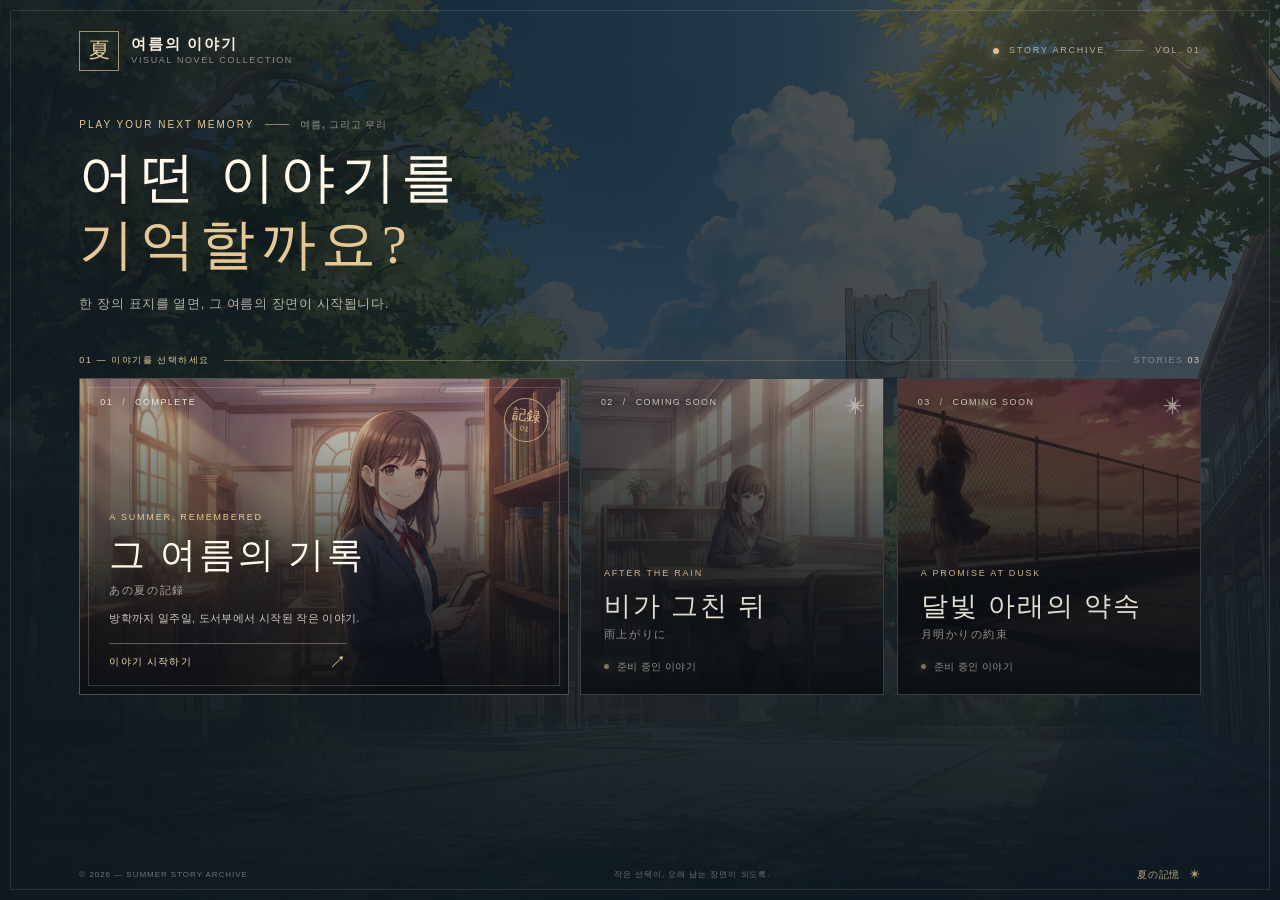
<file: index.html>
<!DOCTYPE html>
<html lang="ko">
<head>
    <meta charset="UTF-8">
    <meta name="viewport" content="width=device-width, initial-scale=1">
    <meta http-equiv="Content-Security-Policy" content="default-src 'self' data: blob: https:; style-src 'self' 'unsafe-inline' https://fonts.googleapis.com; font-src 'self' data: https://fonts.gstatic.com; img-src 'self' data: blob: https:;">
    <meta name="theme-color" content="#111c24">
    <title>여름의 이야기 — 비주얼 노벨 포털</title>
    <link rel="stylesheet" href="portal.css?v=3">
    <link rel="preconnect" href="https://fonts.googleapis.com">
    <link rel="preconnect" href="https://fonts.gstatic.com" crossorigin>
    <link href="https://fonts.googleapis.com/css2?family=M+PLUS+Rounded+1c:wght@400;700&family=Noto+Serif+JP:wght@300;400;700&display=swap" rel="stylesheet">
</head>
<body>
    <main id="game-portal" class="story-portal" aria-labelledby="portal-title">
        <div class="portal-grain" aria-hidden="true"></div>
        <header class="portal-header">
            <a class="portal-brand" href="./" aria-label="여름의 이야기 홈">
                <span class="portal-brand-mark" aria-hidden="true">夏</span>
                <span class="portal-brand-copy"><strong>여름의 이야기</strong><small>VISUAL NOVEL COLLECTION</small></span>
            </a>
            <div class="portal-edition"><span class="portal-live-dot"></span> STORY ARCHIVE <span class="portal-edition-line"></span> VOL. 01</div>
        </header>

        <section class="portal-intro">
            <p class="portal-eyebrow"><span>PLAY YOUR NEXT MEMORY</span><i></i><span>여름, 그리고 우리</span></p>
            <h1 id="portal-title">어떤 이야기를<br><em>기억할까요?</em></h1>
            <p class="portal-description">한 장의 표지를 열면, 그 여름의 장면이 시작됩니다.</p>
        </section>

        <section class="portal-library" aria-label="게임 목록">
            <div class="portal-section-heading"><span>01 — 이야기를 선택하세요</span><span class="portal-section-rule"></span><span>STORIES <b>03</b></span></div>
            <div class="portal-cards">
                <a class="story-card story-card-featured story-card-link" href="./summer/" aria-label="그 여름의 기록 게임 시작">
                    <span class="story-card-image" aria-hidden="true"></span>
                    <span class="story-card-vignette" aria-hidden="true"></span>
                    <span class="story-card-index">01 <i>/</i> COMPLETE</span>
                    <span class="story-card-content">
                        <span class="story-card-kicker">A SUMMER, REMEMBERED</span>
                        <span class="story-card-title">그 여름의 기록</span>
                        <span class="story-card-subtitle">あの夏の記録</span>
                        <span class="story-card-summary">방학까지 일주일, 도서부에서 시작된 작은 이야기.</span>
                        <span class="story-card-action"><span>이야기 시작하기</span><b aria-hidden="true">↗</b></span>
                    </span>
                    <span class="story-card-stamp" aria-hidden="true">記録<br><small>01</small></span>
                </a>

                <article class="story-card story-card-upcoming story-card-library" aria-label="비가 그친 뒤, 준비 중">
                    <span class="story-card-image" aria-hidden="true"></span><span class="story-card-vignette" aria-hidden="true"></span>
                    <span class="story-card-index">02 <i>/</i> COMING SOON</span>
                    <span class="story-card-content"><span class="story-card-kicker">AFTER THE RAIN</span><span class="story-card-title">비가 그친 뒤</span><span class="story-card-subtitle">雨上がりに</span><span class="story-card-status"><i></i> 준비 중인 이야기</span></span>
                    <span class="story-card-lock" aria-hidden="true">✳</span>
                </article>

                <article class="story-card story-card-upcoming story-card-ending" aria-label="달빛 아래의 약속, 준비 중">
                    <span class="story-card-image" aria-hidden="true"></span><span class="story-card-vignette" aria-hidden="true"></span>
                    <span class="story-card-index">03 <i>/</i> COMING SOON</span>
                    <span class="story-card-content"><span class="story-card-kicker">A PROMISE AT DUSK</span><span class="story-card-title">달빛 아래의 약속</span><span class="story-card-subtitle">月明かりの約束</span><span class="story-card-status"><i></i> 준비 중인 이야기</span></span>
                    <span class="story-card-lock" aria-hidden="true">✳</span>
                </article>
            </div>
        </section>

        <footer class="portal-footer"><span>© 2026 — SUMMER STORY ARCHIVE</span><span>작은 선택이, 오래 남는 장면이 되도록.</span><span class="portal-footer-mark">夏の記憶 <i>✳</i></span></footer>
    </main>
</body>
</html>
</file>
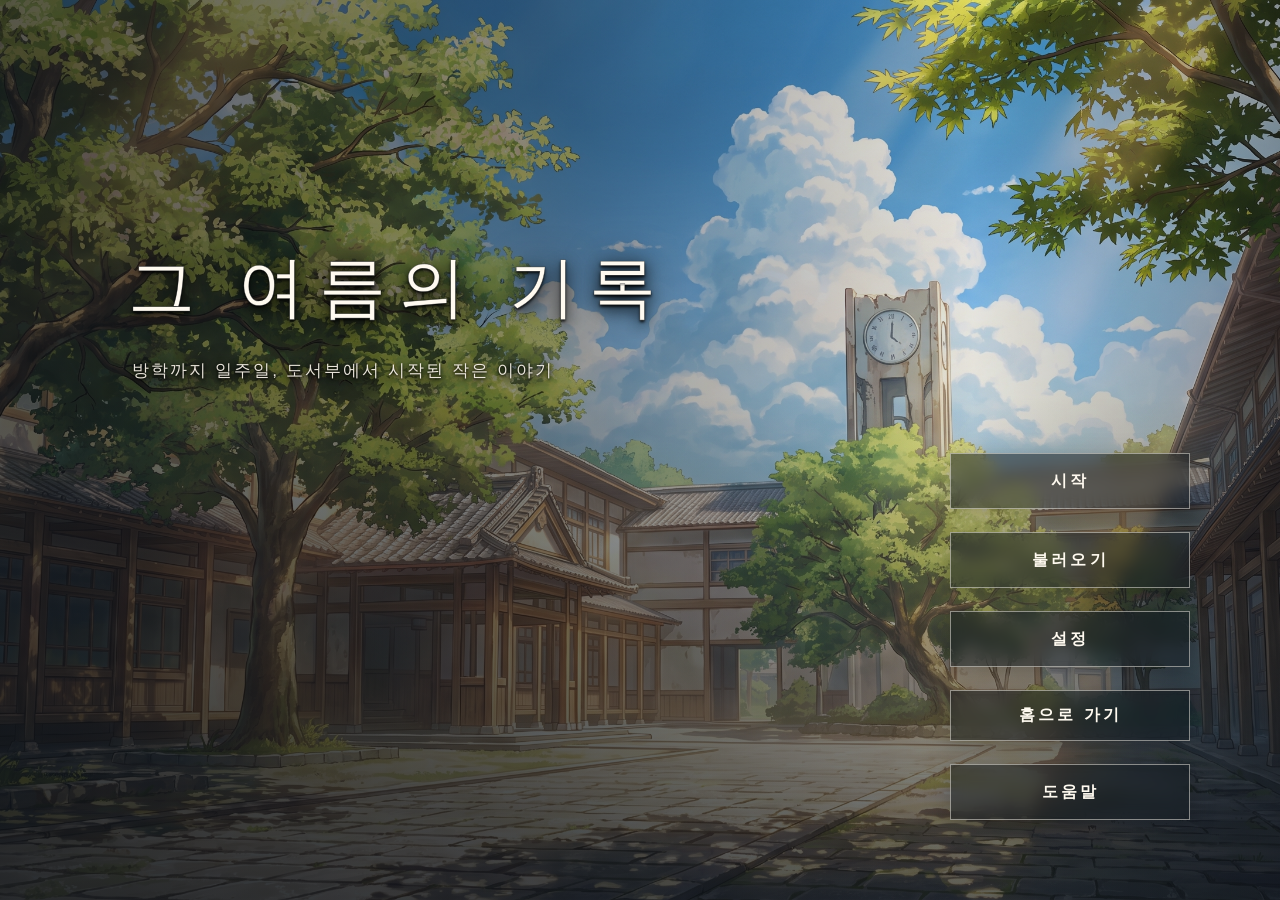
<file: summer/index.html>
<!DOCTYPE html>
<html lang="ko">
<head>
    <meta charset="UTF-8">
    <meta name="viewport" content="width=device-width, initial-scale=1, user-scalable=no, maximum-scale=1">
    <meta http-equiv="Content-Security-Policy" content="default-src 'self' data: blob: https:; style-src 'self' 'unsafe-inline' https://fonts.googleapis.com; font-src 'self' data: https://fonts.gstatic.com; img-src 'self' data: blob: https:; script-src 'self' 'unsafe-eval' blob:">
    <title>그 여름의 기록 — 비주얼 노벨</title>

    <!-- Monogatari CSS -->
    <link rel="stylesheet" href="../vendor/monogatari/monogatari.css">
    <!-- 우리 커스텀 스타일 (Monogatari v2 호환) -->
    <link rel="stylesheet" href="../style.css?v=14">

    <!-- Google Fonts: 일본식 세리프 + 산세리프 -->
    <link rel="preconnect" href="https://fonts.googleapis.com">
    <link rel="preconnect" href="https://fonts.gstatic.com" crossorigin>
    <link href="https://fonts.googleapis.com/css2?family=M+PLUS+Rounded+1c:wght@400;700&family=Noto+Serif+JP:wght@300;400;700&display=swap" rel="stylesheet">
</head>
<body>

    <!-- JavaScript 비활성화 시 폴백 -->
    <noscript>
        <div style="text-align:center;padding:40px;color:#fff;background:#000;">
            <h2>JavaScript가 비활성화되었습니다.</h2>
            <p>게임을 플레이하려면 JavaScript를 활성화해 주세요.</p>
        </div>
    </noscript>

    <!-- Monogatari 엔진 부트 영역 (v2 web component 구조) -->
    <div id="monogatari">
        <visual-novel>
            <loading-screen></loading-screen>
            <main-screen>
                <main-menu></main-menu>
            </main-screen>
            <game-screen>
                <dialog-log></dialog-log>
                <text-box></text-box>
                <quick-menu></quick-menu>
            </game-screen>
            <gallery-screen></gallery-screen>
            <credits-screen></credits-screen>
            <load-screen></load-screen>
            <save-screen></save-screen>
            <settings-screen></settings-screen>
            <help-screen></help-screen>
        </visual-novel>
    </div>

    <!-- Monogatari 엔진 (로컬) -->
    <script src="../vendor/monogatari/monogatari.js?v=3"></script>
    <!-- 게임 설정 + 시나리오 (Monogatari v2 API) — ?v=3 캐시 무효화 -->
    <script src="../js/options.js?v=6"></script>
    <script src="../js/storage.js?v=4"></script>
    <script src="../js/assets.js?v=9"></script>
    <script src="../js/characters.js?v=8"></script>
    <script src="../js/script.js?v=24"></script>
    <!-- 엔진 초기화 (반드시 마지막) -->
    <script src="../main.js?v=9"></script>
</body>
</html>
</file>
<file: portal.css>
/* Story selection portal */
.story-portal {
    --portal-ink: #17212a;
    --portal-paper: #f5eddd;
    --portal-gold: #e5c895;
    position: fixed;
    z-index: 10000;
    inset: 0;
    display: flex;
    flex-direction: column;
    overflow-x: hidden;
    overflow-y: auto;
    padding: clamp(20px, 3.2vh, 34px) clamp(22px, 6.2vw, 96px) 18px;
    color: var(--portal-paper);
    background:
        linear-gradient(90deg, rgba(14, 24, 31, .95) 0%, rgba(15, 26, 34, .81) 43%, rgba(15, 25, 34, .76) 100%),
        linear-gradient(0deg, rgba(9, 17, 24, .92), transparent 52%),
        url("assets/backgrounds/school_courtyard.jpg") center 46% / cover no-repeat,
        #111c24;
    opacity: 1;
    transition: opacity .72s ease, transform .72s cubic-bezier(.2,.7,.2,1);
    isolation: isolate;
}
.story-portal[hidden] { display: none !important; }
.story-portal::before,
.story-portal::after { content: ""; position: absolute; pointer-events: none; }
.story-portal::before {
    z-index: -1;
    width: min(66vw, 860px);
    aspect-ratio: 1;
    top: -48%;
    right: -12%;
    border-radius: 50%;
    background: radial-gradient(circle, rgba(245, 205, 137, .16), rgba(234, 190, 119, .055) 34%, transparent 69%);
}
.story-portal::after {
    z-index: -1;
    inset: 0;
    opacity: .22;
    background-image: radial-gradient(rgba(255,255,255,.32) .55px, transparent .8px);
    background-size: 5px 5px;
    mix-blend-mode: soft-light;
}
.portal-grain { position: absolute; inset: 0; z-index: -1; pointer-events: none; border: 1px solid rgba(245, 237, 221, .12); margin: 10px; }
.portal-header, .portal-brand, .portal-brand-copy, .portal-edition,
.portal-eyebrow, .portal-section-heading, .portal-footer { display: flex; align-items: center; }
.portal-header { justify-content: space-between; min-height: 44px; animation: portal-rise .75s both; }
.portal-brand { gap: 12px; color: var(--portal-paper); text-decoration: none; }
.portal-brand-mark { display: grid; place-items: center; width: 38px; height: 38px; border: 1px solid rgba(229,200,149,.68); color: var(--portal-gold); font: 400 21px/1 'Noto Serif JP', serif; }
.portal-brand-copy { align-items: flex-start; flex-direction: column; gap: 2px; }
.portal-brand-copy strong { font: 600 15px/1.2 'Noto Serif JP', 'Noto Serif KR', serif; letter-spacing: .12em; }
.portal-brand-copy small { color: rgba(245,237,221,.53); font: 9px/1.3 'M PLUS Rounded 1c', sans-serif; letter-spacing: .18em; }
.portal-edition { gap: 10px; color: rgba(245,237,221,.66); font: 9px/1 'M PLUS Rounded 1c', sans-serif; letter-spacing: .2em; }
.portal-live-dot, .story-card-status i { display: inline-block; width: 6px; height: 6px; border-radius: 50%; background: #dfc18d; box-shadow: 0 0 11px rgba(229,200,149,.75); }
.portal-edition-line { width: 30px; height: 1px; background: rgba(245,237,221,.24); }
.portal-intro { width: min(100%, 1200px); margin: clamp(28px, 5.2vh, 58px) auto clamp(25px, 4.5vh, 48px); animation: portal-rise .8s .08s both; }
.portal-eyebrow { gap: 11px; margin: 0 0 14px; color: var(--portal-gold); font: 10px/1 'M PLUS Rounded 1c', sans-serif; letter-spacing: .2em; }
.portal-eyebrow i { width: 24px; height: 1px; background: rgba(229,200,149,.58); }
.portal-eyebrow span:last-child { color: rgba(245,237,221,.56); letter-spacing: .08em; }
.portal-intro h1 { margin: 0; color: #fff8eb; font: 300 clamp(34px, 4.3vw, 59px)/1.23 'Noto Serif JP', 'Noto Serif KR', serif; letter-spacing: .1em; text-shadow: 0 8px 34px rgba(0,0,0,.33); }
.portal-intro h1 em { color: var(--portal-gold); font-style: normal; }
.portal-description { margin: 13px 0 0; color: rgba(245,237,221,.7); font: 13px/1.8 'M PLUS Rounded 1c', sans-serif; letter-spacing: .045em; }
.portal-library { width: min(100%, 1200px); margin: 0 auto; animation: portal-rise .8s .18s both; }
.portal-section-heading { gap: 14px; margin: 0 0 13px; color: rgba(245,237,221,.68); font: 9px/1 'M PLUS Rounded 1c', sans-serif; letter-spacing: .17em; white-space: nowrap; }
.portal-section-heading > span:first-child { color: var(--portal-gold); }
.portal-section-heading > span:last-child { color: rgba(245,237,221,.4); }
.portal-section-heading b { color: var(--portal-gold); font-weight: 500; }
.portal-section-rule { width: 100%; height: 1px; background: linear-gradient(90deg, rgba(229,200,149,.4), rgba(229,200,149,.06)); }
.portal-cards { display: grid; grid-template-columns: 1.38fr .86fr .86fr; gap: 13px; }
.story-card { position: relative; display: block; min-width: 0; height: clamp(250px, 35vh, 345px); overflow: hidden; isolation: isolate; border: 1px solid rgba(246,231,202,.24); background: #17222a; color: var(--portal-paper); text-align: left; }
.story-card-link { width: 100%; color: inherit; font: inherit; text-decoration: none; cursor: pointer; }
.story-card-image, .story-card-vignette { position: absolute; inset: 0; z-index: -2; }
.story-card-image { background-position: center; background-size: cover; transition: transform .8s cubic-bezier(.2,.7,.2,1), filter .6s; }
.story-card-featured .story-card-image { background-image: url("assets/cg/cg_meeting.png"); background-position: 60% center; }
.story-card-library .story-card-image { background-image: url("assets/cg/cg_library.png"); background-position: 64% center; filter: saturate(.66) brightness(.72); }
.story-card-ending .story-card-image { background-image: url("assets/cg/cg_ending.png"); background-position: center; filter: saturate(.58) brightness(.68); }
.story-card-vignette { z-index: -1; background: linear-gradient(0deg, rgba(8,13,17,.94) 0%, rgba(9,15,20,.76) 35%, rgba(9,15,20,.05) 100%), linear-gradient(90deg, rgba(9,15,20,.28), transparent 70%); }
.story-card-featured::after { content: ""; position: absolute; inset: 8px; border: 1px solid rgba(245,237,221,.18); pointer-events: none; transition: inset .35s, border-color .35s; }
.story-card-index { position: absolute; top: 19px; left: 20px; color: rgba(255,249,236,.86); font: 9px/1 'M PLUS Rounded 1c', sans-serif; letter-spacing: .16em; text-shadow: 0 2px 12px #000; }
.story-card-index i { padding: 0 5px; color: var(--portal-gold); font-style: normal; }
.story-card-content { position: absolute; left: 23px; right: 22px; bottom: 20px; display: flex; align-items: flex-start; flex-direction: column; }
.story-card-featured .story-card-content { left: 29px; bottom: 23px; }
.story-card-kicker { color: var(--portal-gold); font: 9px/1.4 'M PLUS Rounded 1c', sans-serif; letter-spacing: .2em; }
.story-card-title { margin-top: 8px; color: #fff8ec; font: 500 clamp(20px, 2.1vw, 29px)/1.35 'Noto Serif JP', 'Noto Serif KR', serif; letter-spacing: .08em; text-shadow: 0 2px 18px rgba(0,0,0,.55); }
.story-card-featured .story-card-title { font-size: clamp(25px, 2.8vw, 37px); }
.story-card-subtitle { margin-top: 2px; color: rgba(245,237,221,.65); font: 11px/1.6 'Noto Serif JP', serif; letter-spacing: .14em; }
.story-card-summary { max-width: 88%; margin-top: 10px; color: rgba(255,249,239,.78); font: 11px/1.7 'M PLUS Rounded 1c', sans-serif; letter-spacing: .03em; }
.story-card-action { display: flex; align-items: center; justify-content: space-between; width: 100%; max-width: 238px; margin-top: 15px; padding: 10px 0 0; border-top: 1px solid rgba(245,237,221,.33); color: #f2dbb0; font: 10px/1 'M PLUS Rounded 1c', sans-serif; letter-spacing: .12em; transition: max-width .35s, color .25s; }
.story-card-action b { font-size: 17px; font-weight: 400; }
.story-card-stamp { position: absolute; top: 19px; right: 20px; display: grid; place-content: center; width: 42px; height: 42px; border: 1px solid rgba(229,200,149,.65); border-radius: 50%; color: var(--portal-gold); font: 14px/1.1 'Noto Serif JP', serif; text-align: center; transform: rotate(8deg); }
.story-card-stamp small { margin-top: 2px; font: 7px/1 'M PLUS Rounded 1c', sans-serif; letter-spacing: .12em; }
.story-card-status { display: flex; align-items: center; gap: 8px; margin-top: 15px; color: rgba(245,237,221,.66); font: 10px/1.5 'M PLUS Rounded 1c', sans-serif; letter-spacing: .04em; }
.story-card-status i { width: 5px; height: 5px; opacity: .62; }
.story-card-lock { position: absolute; top: 18px; right: 18px; color: rgba(245,237,221,.65); font-size: 18px; }
.story-card-upcoming { border-color: rgba(246,231,202,.14); }
.story-card-upcoming::after { content: ""; position: absolute; inset: 0; background: rgba(12,19,25,.12); pointer-events: none; }
.story-card-link:hover .story-card-image { transform: scale(1.045); }
.story-card-link:hover::after { inset: 5px; border-color: rgba(229,200,149,.62); }
.story-card-link:hover .story-card-action { max-width: 270px; color: #fff3d9; }
.story-card-link:focus-visible { outline: 2px solid #f3d69d; outline-offset: 4px; }
.portal-footer { width: min(100%, 1200px); justify-content: space-between; gap: 16px; margin: auto auto 0; padding-top: 20px; color: rgba(245,237,221,.42); font: 8px/1.5 'M PLUS Rounded 1c', sans-serif; letter-spacing: .12em; animation: portal-rise .8s .26s both; }
.portal-footer-mark { color: rgba(229,200,149,.75); font: 10px/1.4 'Noto Serif JP', serif; letter-spacing: .09em; }
.portal-footer-mark i { margin-left: 6px; font-style: normal; }
@keyframes portal-rise { from { opacity: 0; transform: translateY(13px); } to { opacity: 1; transform: translateY(0); } }

@media (max-height: 700px) and (min-width: 769px) {
    .portal-intro { margin-top: 22px; margin-bottom: 20px; }
    .portal-intro h1 { font-size: clamp(32px, 4vw, 48px); }
    .story-card { height: 250px; }
    .portal-footer { padding-top: 12px; }
}
@media (max-width: 900px) {
    .portal-cards { grid-template-columns: 1.2fr 1fr; }
    .story-card-featured { grid-row: span 2; height: 100%; min-height: 360px; }
    .story-card-upcoming { height: 173px; }
    .story-card-upcoming .story-card-content { left: 17px; bottom: 14px; }
    .story-card-upcoming .story-card-title { font-size: 20px; }
    .story-card-upcoming .story-card-status { margin-top: 9px; }
}
@media (max-width: 600px) {
    .story-portal { padding: 17px 20px 16px; }
    .portal-grain { margin: 6px; }
    .portal-brand-mark { width: 32px; height: 32px; font-size: 18px; }
    .portal-brand-copy strong { font-size: 13px; }
    .portal-brand-copy small { font-size: 7px; }
    .portal-edition { gap: 7px; font-size: 7px; letter-spacing: .12em; }
    .portal-edition-line { width: 14px; }
    .portal-intro { margin: 34px 0 27px; }
    .portal-eyebrow { font-size: 8px; gap: 8px; }
    .portal-intro h1 { font-size: clamp(35px, 10vw, 48px); }
    .portal-description { font-size: 11px; }
    .portal-section-heading { gap: 8px; font-size: 7px; letter-spacing: .1em; }
    .portal-cards { grid-template-columns: 1fr 1fr; gap: 9px; }
    .story-card-featured { grid-column: 1 / -1; grid-row: auto; height: 290px; min-height: 0; }
    .story-card-upcoming { height: 172px; }
    .story-card-index { top: 13px; left: 14px; font-size: 7px; }
    .story-card-content { left: 13px; right: 12px; bottom: 14px; }
    .story-card-featured .story-card-content { left: 19px; bottom: 17px; }
    .story-card-featured .story-card-title { font-size: 27px; }
    .story-card-title { font-size: 17px; }
    .story-card-kicker { font-size: 7px; letter-spacing: .15em; }
    .story-card-summary { font-size: 9px; margin-top: 7px; }
    .story-card-action { margin-top: 11px; padding-top: 8px; font-size: 9px; }
    .story-card-stamp { top: 13px; right: 14px; width: 36px; height: 36px; font-size: 12px; }
    .story-card-lock { top: 11px; right: 12px; font-size: 15px; }
    .story-card-status { font-size: 8px; gap: 5px; }
    .portal-footer { align-items: flex-start; flex-wrap: wrap; gap: 5px 14px; padding-top: 18px; font-size: 7px; }
    .portal-footer > span:nth-child(2) { display: none; }
    .portal-footer-mark { margin-left: auto; font-size: 9px; }
}
@media (prefers-reduced-motion: reduce) {
    .story-portal, .story-portal *, .story-portal *::before, .story-portal *::after { animation-duration: .01ms !important; transition-duration: .01ms !important; }
}
</file>
<file: vendor/monogatari/monogatari.css>
:root{--animate-duration:1s;--animate-delay:1s;--animate-repeat:1}.animated{-webkit-animation-duration:1s;animation-duration:1s;-webkit-animation-duration:var(--animate-duration);animation-duration:var(--animate-duration);-webkit-animation-fill-mode:both;animation-fill-mode:both}.animated.infinite{-webkit-animation-iteration-count:infinite;animation-iteration-count:infinite}.animated.repeat-1{-webkit-animation-iteration-count:1;animation-iteration-count:1;-webkit-animation-iteration-count:var(--animate-repeat);animation-iteration-count:var(--animate-repeat)}.animated.repeat-2{-webkit-animation-iteration-count:2;animation-iteration-count:2;-webkit-animation-iteration-count:calc(var(--animate-repeat)*2);animation-iteration-count:calc(var(--animate-repeat)*2)}.animated.repeat-3{-webkit-animation-iteration-count:3;animation-iteration-count:3;-webkit-animation-iteration-count:calc(var(--animate-repeat)*3);animation-iteration-count:calc(var(--animate-repeat)*3)}.animated.delay-1s{-webkit-animation-delay:1s;animation-delay:1s;-webkit-animation-delay:var(--animate-delay);animation-delay:var(--animate-delay)}.animated.delay-2s{-webkit-animation-delay:2s;animation-delay:2s;-webkit-animation-delay:calc(var(--animate-delay)*2);animation-delay:calc(var(--animate-delay)*2)}.animated.delay-3s{-webkit-animation-delay:3s;animation-delay:3s;-webkit-animation-delay:calc(var(--animate-delay)*3);animation-delay:calc(var(--animate-delay)*3)}.animated.delay-4s{-webkit-animation-delay:4s;animation-delay:4s;-webkit-animation-delay:calc(var(--animate-delay)*4);animation-delay:calc(var(--animate-delay)*4)}.animated.delay-5s{-webkit-animation-delay:5s;animation-delay:5s;-webkit-animation-delay:calc(var(--animate-delay)*5);animation-delay:calc(var(--animate-delay)*5)}.animated.faster{-webkit-animation-duration:.5s;animation-duration:.5s;-webkit-animation-duration:calc(var(--animate-duration)/2);animation-duration:calc(var(--animate-duration)/2)}.animated.fast{-webkit-animation-duration:.8s;animation-duration:.8s;-webkit-animation-duration:calc(var(--animate-duration)*.8);animation-duration:calc(var(--animate-duration)*.8)}.animated.slow{-webkit-animation-duration:2s;animation-duration:2s;-webkit-animation-duration:calc(var(--animate-duration)*2);animation-duration:calc(var(--animate-duration)*2)}.animated.slower{-webkit-animation-duration:3s;animation-duration:3s;-webkit-animation-duration:calc(var(--animate-duration)*3);animation-duration:calc(var(--animate-duration)*3)}@media (prefers-reduced-motion:reduce),print{.animated{-webkit-animation-duration:1ms!important;animation-duration:1ms!important;-webkit-animation-iteration-count:1!important;animation-iteration-count:1!important;transition-duration:1ms!important}.animated[class*=Out]{opacity:0}}@-webkit-keyframes bounce{0%,20%,53%,to{-webkit-animation-timing-function:cubic-bezier(.215,.61,.355,1);animation-timing-function:cubic-bezier(.215,.61,.355,1);-webkit-transform:translateZ(0);transform:translateZ(0)}40%,43%{-webkit-animation-timing-function:cubic-bezier(.755,.05,.855,.06);animation-timing-function:cubic-bezier(.755,.05,.855,.06);-webkit-transform:translateY(-30px)scaleY(1.1);transform:translateY(-30px)scaleY(1.1)}70%{-webkit-animation-timing-function:cubic-bezier(.755,.05,.855,.06);animation-timing-function:cubic-bezier(.755,.05,.855,.06);-webkit-transform:translateY(-15px)scaleY(1.05);transform:translateY(-15px)scaleY(1.05)}80%{-webkit-transition-timing-function:cubic-bezier(.215,.61,.355,1);transition-timing-function:cubic-bezier(.215,.61,.355,1);-webkit-transform:translateZ(0)scaleY(.95);transform:translateZ(0)scaleY(.95)}90%{-webkit-transform:translateY(-4px)scaleY(1.02);transform:translateY(-4px)scaleY(1.02)}}@keyframes bounce{0%,20%,53%,to{-webkit-animation-timing-function:cubic-bezier(.215,.61,.355,1);animation-timing-function:cubic-bezier(.215,.61,.355,1);-webkit-transform:translateZ(0);transform:translateZ(0)}40%,43%{-webkit-animation-timing-function:cubic-bezier(.755,.05,.855,.06);animation-timing-function:cubic-bezier(.755,.05,.855,.06);-webkit-transform:translateY(-30px)scaleY(1.1);transform:translateY(-30px)scaleY(1.1)}70%{-webkit-animation-timing-function:cubic-bezier(.755,.05,.855,.06);animation-timing-function:cubic-bezier(.755,.05,.855,.06);-webkit-transform:translateY(-15px)scaleY(1.05);transform:translateY(-15px)scaleY(1.05)}80%{-webkit-transition-timing-function:cubic-bezier(.215,.61,.355,1);transition-timing-function:cubic-bezier(.215,.61,.355,1);-webkit-transform:translateZ(0)scaleY(.95);transform:translateZ(0)scaleY(.95)}90%{-webkit-transform:translateY(-4px)scaleY(1.02);transform:translateY(-4px)scaleY(1.02)}}.bounce{-webkit-animation-name:bounce;animation-name:bounce;-webkit-transform-origin:center bottom;transform-origin:center bottom}@-webkit-keyframes flash{0%,50%,to{opacity:1}25%,75%{opacity:0}}@keyframes flash{0%,50%,to{opacity:1}25%,75%{opacity:0}}.flash{-webkit-animation-name:flash;animation-name:flash}@-webkit-keyframes pulse{0%{-webkit-transform:scaleX(1);transform:scaleX(1)}50%{-webkit-transform:scale3d(1.05,1.05,1.05);transform:scale3d(1.05,1.05,1.05)}to{-webkit-transform:scaleX(1);transform:scaleX(1)}}@keyframes pulse{0%{-webkit-transform:scaleX(1);transform:scaleX(1)}50%{-webkit-transform:scale3d(1.05,1.05,1.05);transform:scale3d(1.05,1.05,1.05)}to{-webkit-transform:scaleX(1);transform:scaleX(1)}}.pulse{-webkit-animation-name:pulse;animation-name:pulse;-webkit-animation-timing-function:ease-in-out;animation-timing-function:ease-in-out}@-webkit-keyframes rubberBand{0%{-webkit-transform:scaleX(1);transform:scaleX(1)}30%{-webkit-transform:scale(1.25,.75);transform:scale(1.25,.75)}40%{-webkit-transform:scale(.75,1.25);transform:scale(.75,1.25)}50%{-webkit-transform:scale(1.15,.85);transform:scale(1.15,.85)}65%{-webkit-transform:scale(.95,1.05);transform:scale(.95,1.05)}75%{-webkit-transform:scale(1.05,.95);transform:scale(1.05,.95)}to{-webkit-transform:scaleX(1);transform:scaleX(1)}}@keyframes rubberBand{0%{-webkit-transform:scaleX(1);transform:scaleX(1)}30%{-webkit-transform:scale(1.25,.75);transform:scale(1.25,.75)}40%{-webkit-transform:scale(.75,1.25);transform:scale(.75,1.25)}50%{-webkit-transform:scale(1.15,.85);transform:scale(1.15,.85)}65%{-webkit-transform:scale(.95,1.05);transform:scale(.95,1.05)}75%{-webkit-transform:scale(1.05,.95);transform:scale(1.05,.95)}to{-webkit-transform:scaleX(1);transform:scaleX(1)}}.rubberBand{-webkit-animation-name:rubberBand;animation-name:rubberBand}@-webkit-keyframes shakeX{0%,to{-webkit-transform:translateZ(0);transform:translateZ(0)}10%,30%,50%,70%,90%{-webkit-transform:translate(-10px);transform:translate(-10px)}20%,40%,60%,80%{-webkit-transform:translate(10px);transform:translate(10px)}}@keyframes shakeX{0%,to{-webkit-transform:translateZ(0);transform:translateZ(0)}10%,30%,50%,70%,90%{-webkit-transform:translate(-10px);transform:translate(-10px)}20%,40%,60%,80%{-webkit-transform:translate(10px);transform:translate(10px)}}.shakeX{-webkit-animation-name:shakeX;animation-name:shakeX}@-webkit-keyframes shakeY{0%,to{-webkit-transform:translateZ(0);transform:translateZ(0)}10%,30%,50%,70%,90%{-webkit-transform:translateY(-10px);transform:translateY(-10px)}20%,40%,60%,80%{-webkit-transform:translateY(10px);transform:translateY(10px)}}@keyframes shakeY{0%,to{-webkit-transform:translateZ(0);transform:translateZ(0)}10%,30%,50%,70%,90%{-webkit-transform:translateY(-10px);transform:translateY(-10px)}20%,40%,60%,80%{-webkit-transform:translateY(10px);transform:translateY(10px)}}.shakeY{-webkit-animation-name:shakeY;animation-name:shakeY}@-webkit-keyframes headShake{0%{-webkit-transform:translate(0);transform:translate(0)}6.5%{-webkit-transform:translate(-6px)rotateY(-9deg);transform:translate(-6px)rotateY(-9deg)}18.5%{-webkit-transform:translate(5px)rotateY(7deg);transform:translate(5px)rotateY(7deg)}31.5%{-webkit-transform:translate(-3px)rotateY(-5deg);transform:translate(-3px)rotateY(-5deg)}43.5%{-webkit-transform:translate(2px)rotateY(3deg);transform:translate(2px)rotateY(3deg)}50%{-webkit-transform:translate(0);transform:translate(0)}}@keyframes headShake{0%{-webkit-transform:translate(0);transform:translate(0)}6.5%{-webkit-transform:translate(-6px)rotateY(-9deg);transform:translate(-6px)rotateY(-9deg)}18.5%{-webkit-transform:translate(5px)rotateY(7deg);transform:translate(5px)rotateY(7deg)}31.5%{-webkit-transform:translate(-3px)rotateY(-5deg);transform:translate(-3px)rotateY(-5deg)}43.5%{-webkit-transform:translate(2px)rotateY(3deg);transform:translate(2px)rotateY(3deg)}50%{-webkit-transform:translate(0);transform:translate(0)}}.headShake{-webkit-animation-timing-function:ease-in-out;animation-timing-function:ease-in-out;-webkit-animation-name:headShake;animation-name:headShake}@-webkit-keyframes swing{20%{-webkit-transform:rotate(15deg);transform:rotate(15deg)}40%{-webkit-transform:rotate(-10deg);transform:rotate(-10deg)}60%{-webkit-transform:rotate(5deg);transform:rotate(5deg)}80%{-webkit-transform:rotate(-5deg);transform:rotate(-5deg)}to{-webkit-transform:rotate(0);transform:rotate(0)}}@keyframes swing{20%{-webkit-transform:rotate(15deg);transform:rotate(15deg)}40%{-webkit-transform:rotate(-10deg);transform:rotate(-10deg)}60%{-webkit-transform:rotate(5deg);transform:rotate(5deg)}80%{-webkit-transform:rotate(-5deg);transform:rotate(-5deg)}to{-webkit-transform:rotate(0);transform:rotate(0)}}.swing{-webkit-transform-origin:top center;transform-origin:top center;-webkit-animation-name:swing;animation-name:swing}@-webkit-keyframes tada{0%{-webkit-transform:scaleX(1);transform:scaleX(1)}10%,20%{-webkit-transform:scale3d(.9,.9,.9)rotate(-3deg);transform:scale3d(.9,.9,.9)rotate(-3deg)}30%,50%,70%,90%{-webkit-transform:scale3d(1.1,1.1,1.1)rotate(3deg);transform:scale3d(1.1,1.1,1.1)rotate(3deg)}40%,60%,80%{-webkit-transform:scale3d(1.1,1.1,1.1)rotate(-3deg);transform:scale3d(1.1,1.1,1.1)rotate(-3deg)}to{-webkit-transform:scaleX(1);transform:scaleX(1)}}@keyframes tada{0%{-webkit-transform:scaleX(1);transform:scaleX(1)}10%,20%{-webkit-transform:scale3d(.9,.9,.9)rotate(-3deg);transform:scale3d(.9,.9,.9)rotate(-3deg)}30%,50%,70%,90%{-webkit-transform:scale3d(1.1,1.1,1.1)rotate(3deg);transform:scale3d(1.1,1.1,1.1)rotate(3deg)}40%,60%,80%{-webkit-transform:scale3d(1.1,1.1,1.1)rotate(-3deg);transform:scale3d(1.1,1.1,1.1)rotate(-3deg)}to{-webkit-transform:scaleX(1);transform:scaleX(1)}}.tada{-webkit-animation-name:tada;animation-name:tada}@-webkit-keyframes wobble{0%{-webkit-transform:translateZ(0);transform:translateZ(0)}15%{-webkit-transform:translate(-25%)rotate(-5deg);transform:translate(-25%)rotate(-5deg)}30%{-webkit-transform:translate(20%)rotate(3deg);transform:translate(20%)rotate(3deg)}45%{-webkit-transform:translate(-15%)rotate(-3deg);transform:translate(-15%)rotate(-3deg)}60%{-webkit-transform:translate(10%)rotate(2deg);transform:translate(10%)rotate(2deg)}75%{-webkit-transform:translate(-5%)rotate(-1deg);transform:translate(-5%)rotate(-1deg)}to{-webkit-transform:translateZ(0);transform:translateZ(0)}}@keyframes wobble{0%{-webkit-transform:translateZ(0);transform:translateZ(0)}15%{-webkit-transform:translate(-25%)rotate(-5deg);transform:translate(-25%)rotate(-5deg)}30%{-webkit-transform:translate(20%)rotate(3deg);transform:translate(20%)rotate(3deg)}45%{-webkit-transform:translate(-15%)rotate(-3deg);transform:translate(-15%)rotate(-3deg)}60%{-webkit-transform:translate(10%)rotate(2deg);transform:translate(10%)rotate(2deg)}75%{-webkit-transform:translate(-5%)rotate(-1deg);transform:translate(-5%)rotate(-1deg)}to{-webkit-transform:translateZ(0);transform:translateZ(0)}}.wobble{-webkit-animation-name:wobble;animation-name:wobble}@-webkit-keyframes jello{0%,11.1%,to{-webkit-transform:translateZ(0);transform:translateZ(0)}22.2%{-webkit-transform:skew(-12.5deg)skewY(-12.5deg);transform:skew(-12.5deg)skewY(-12.5deg)}33.3%{-webkit-transform:skew(6.25deg)skewY(6.25deg);transform:skew(6.25deg)skewY(6.25deg)}44.4%{-webkit-transform:skew(-3.125deg)skewY(-3.125deg);transform:skew(-3.125deg)skewY(-3.125deg)}55.5%{-webkit-transform:skew(1.5625deg)skewY(1.5625deg);transform:skew(1.5625deg)skewY(1.5625deg)}66.6%{-webkit-transform:skew(-.78125deg)skewY(-.78125deg);transform:skew(-.78125deg)skewY(-.78125deg)}77.7%{-webkit-transform:skew(.390625deg)skewY(.390625deg);transform:skew(.390625deg)skewY(.390625deg)}88.8%{-webkit-transform:skew(-.195313deg)skewY(-.195313deg);transform:skew(-.195313deg)skewY(-.195313deg)}}@keyframes jello{0%,11.1%,to{-webkit-transform:translateZ(0);transform:translateZ(0)}22.2%{-webkit-transform:skew(-12.5deg)skewY(-12.5deg);transform:skew(-12.5deg)skewY(-12.5deg)}33.3%{-webkit-transform:skew(6.25deg)skewY(6.25deg);transform:skew(6.25deg)skewY(6.25deg)}44.4%{-webkit-transform:skew(-3.125deg)skewY(-3.125deg);transform:skew(-3.125deg)skewY(-3.125deg)}55.5%{-webkit-transform:skew(1.5625deg)skewY(1.5625deg);transform:skew(1.5625deg)skewY(1.5625deg)}66.6%{-webkit-transform:skew(-.78125deg)skewY(-.78125deg);transform:skew(-.78125deg)skewY(-.78125deg)}77.7%{-webkit-transform:skew(.390625deg)skewY(.390625deg);transform:skew(.390625deg)skewY(.390625deg)}88.8%{-webkit-transform:skew(-.195313deg)skewY(-.195313deg);transform:skew(-.195313deg)skewY(-.195313deg)}}.jello{-webkit-animation-name:jello;animation-name:jello;-webkit-transform-origin:center;transform-origin:center}@-webkit-keyframes heartBeat{0%{-webkit-transform:scale(1);transform:scale(1)}14%{-webkit-transform:scale(1.3);transform:scale(1.3)}28%{-webkit-transform:scale(1);transform:scale(1)}42%{-webkit-transform:scale(1.3);transform:scale(1.3)}70%{-webkit-transform:scale(1);transform:scale(1)}}@keyframes heartBeat{0%{-webkit-transform:scale(1);transform:scale(1)}14%{-webkit-transform:scale(1.3);transform:scale(1.3)}28%{-webkit-transform:scale(1);transform:scale(1)}42%{-webkit-transform:scale(1.3);transform:scale(1.3)}70%{-webkit-transform:scale(1);transform:scale(1)}}.heartBeat{-webkit-animation-name:heartBeat;animation-name:heartBeat;-webkit-animation-duration:1.3s;animation-duration:1.3s;-webkit-animation-duration:calc(var(--animate-duration)*1.3);animation-duration:calc(var(--animate-duration)*1.3);-webkit-animation-timing-function:ease-in-out;animation-timing-function:ease-in-out}@-webkit-keyframes backInDown{0%{-webkit-transform:translateY(-1200px)scale(.7);transform:translateY(-1200px)scale(.7);opacity:.7}80%{-webkit-transform:translateY(0)scale(.7);transform:translateY(0)scale(.7);opacity:.7}to{-webkit-transform:scale(1);transform:scale(1);opacity:1}}@keyframes backInDown{0%{-webkit-transform:translateY(-1200px)scale(.7);transform:translateY(-1200px)scale(.7);opacity:.7}80%{-webkit-transform:translateY(0)scale(.7);transform:translateY(0)scale(.7);opacity:.7}to{-webkit-transform:scale(1);transform:scale(1);opacity:1}}.backInDown{-webkit-animation-name:backInDown;animation-name:backInDown}@-webkit-keyframes backInLeft{0%{-webkit-transform:translate(-2000px)scale(.7);transform:translate(-2000px)scale(.7);opacity:.7}80%{-webkit-transform:translate(0)scale(.7);transform:translate(0)scale(.7);opacity:.7}to{-webkit-transform:scale(1);transform:scale(1);opacity:1}}@keyframes backInLeft{0%{-webkit-transform:translate(-2000px)scale(.7);transform:translate(-2000px)scale(.7);opacity:.7}80%{-webkit-transform:translate(0)scale(.7);transform:translate(0)scale(.7);opacity:.7}to{-webkit-transform:scale(1);transform:scale(1);opacity:1}}.backInLeft{-webkit-animation-name:backInLeft;animation-name:backInLeft}@-webkit-keyframes backInRight{0%{-webkit-transform:translate(2000px)scale(.7);transform:translate(2000px)scale(.7);opacity:.7}80%{-webkit-transform:translate(0)scale(.7);transform:translate(0)scale(.7);opacity:.7}to{-webkit-transform:scale(1);transform:scale(1);opacity:1}}@keyframes backInRight{0%{-webkit-transform:translate(2000px)scale(.7);transform:translate(2000px)scale(.7);opacity:.7}80%{-webkit-transform:translate(0)scale(.7);transform:translate(0)scale(.7);opacity:.7}to{-webkit-transform:scale(1);transform:scale(1);opacity:1}}.backInRight{-webkit-animation-name:backInRight;animation-name:backInRight}@-webkit-keyframes backInUp{0%{-webkit-transform:translateY(1200px)scale(.7);transform:translateY(1200px)scale(.7);opacity:.7}80%{-webkit-transform:translateY(0)scale(.7);transform:translateY(0)scale(.7);opacity:.7}to{-webkit-transform:scale(1);transform:scale(1);opacity:1}}@keyframes backInUp{0%{-webkit-transform:translateY(1200px)scale(.7);transform:translateY(1200px)scale(.7);opacity:.7}80%{-webkit-transform:translateY(0)scale(.7);transform:translateY(0)scale(.7);opacity:.7}to{-webkit-transform:scale(1);transform:scale(1);opacity:1}}.backInUp{-webkit-animation-name:backInUp;animation-name:backInUp}@-webkit-keyframes backOutDown{0%{-webkit-transform:scale(1);transform:scale(1);opacity:1}20%{-webkit-transform:translateY(0)scale(.7);transform:translateY(0)scale(.7);opacity:.7}to{-webkit-transform:translateY(700px)scale(.7);transform:translateY(700px)scale(.7);opacity:.7}}@keyframes backOutDown{0%{-webkit-transform:scale(1);transform:scale(1);opacity:1}20%{-webkit-transform:translateY(0)scale(.7);transform:translateY(0)scale(.7);opacity:.7}to{-webkit-transform:translateY(700px)scale(.7);transform:translateY(700px)scale(.7);opacity:.7}}.backOutDown{-webkit-animation-name:backOutDown;animation-name:backOutDown}@-webkit-keyframes backOutLeft{0%{-webkit-transform:scale(1);transform:scale(1);opacity:1}20%{-webkit-transform:translate(0)scale(.7);transform:translate(0)scale(.7);opacity:.7}to{-webkit-transform:translate(-2000px)scale(.7);transform:translate(-2000px)scale(.7);opacity:.7}}@keyframes backOutLeft{0%{-webkit-transform:scale(1);transform:scale(1);opacity:1}20%{-webkit-transform:translate(0)scale(.7);transform:translate(0)scale(.7);opacity:.7}to{-webkit-transform:translate(-2000px)scale(.7);transform:translate(-2000px)scale(.7);opacity:.7}}.backOutLeft{-webkit-animation-name:backOutLeft;animation-name:backOutLeft}@-webkit-keyframes backOutRight{0%{-webkit-transform:scale(1);transform:scale(1);opacity:1}20%{-webkit-transform:translate(0)scale(.7);transform:translate(0)scale(.7);opacity:.7}to{-webkit-transform:translate(2000px)scale(.7);transform:translate(2000px)scale(.7);opacity:.7}}@keyframes backOutRight{0%{-webkit-transform:scale(1);transform:scale(1);opacity:1}20%{-webkit-transform:translate(0)scale(.7);transform:translate(0)scale(.7);opacity:.7}to{-webkit-transform:translate(2000px)scale(.7);transform:translate(2000px)scale(.7);opacity:.7}}.backOutRight{-webkit-animation-name:backOutRight;animation-name:backOutRight}@-webkit-keyframes backOutUp{0%{-webkit-transform:scale(1);transform:scale(1);opacity:1}20%{-webkit-transform:translateY(0)scale(.7);transform:translateY(0)scale(.7);opacity:.7}to{-webkit-transform:translateY(-700px)scale(.7);transform:translateY(-700px)scale(.7);opacity:.7}}@keyframes backOutUp{0%{-webkit-transform:scale(1);transform:scale(1);opacity:1}20%{-webkit-transform:translateY(0)scale(.7);transform:translateY(0)scale(.7);opacity:.7}to{-webkit-transform:translateY(-700px)scale(.7);transform:translateY(-700px)scale(.7);opacity:.7}}.backOutUp{-webkit-animation-name:backOutUp;animation-name:backOutUp}@-webkit-keyframes bounceIn{0%,20%,40%,60%,80%,to{-webkit-animation-timing-function:cubic-bezier(.215,.61,.355,1);animation-timing-function:cubic-bezier(.215,.61,.355,1)}0%{opacity:0;-webkit-transform:scale3d(.3,.3,.3);transform:scale3d(.3,.3,.3)}20%{-webkit-transform:scale3d(1.1,1.1,1.1);transform:scale3d(1.1,1.1,1.1)}40%{-webkit-transform:scale3d(.9,.9,.9);transform:scale3d(.9,.9,.9)}60%{opacity:1;-webkit-transform:scale3d(1.03,1.03,1.03);transform:scale3d(1.03,1.03,1.03)}80%{-webkit-transform:scale3d(.97,.97,.97);transform:scale3d(.97,.97,.97)}to{opacity:1;-webkit-transform:scaleX(1);transform:scaleX(1)}}@keyframes bounceIn{0%,20%,40%,60%,80%,to{-webkit-animation-timing-function:cubic-bezier(.215,.61,.355,1);animation-timing-function:cubic-bezier(.215,.61,.355,1)}0%{opacity:0;-webkit-transform:scale3d(.3,.3,.3);transform:scale3d(.3,.3,.3)}20%{-webkit-transform:scale3d(1.1,1.1,1.1);transform:scale3d(1.1,1.1,1.1)}40%{-webkit-transform:scale3d(.9,.9,.9);transform:scale3d(.9,.9,.9)}60%{opacity:1;-webkit-transform:scale3d(1.03,1.03,1.03);transform:scale3d(1.03,1.03,1.03)}80%{-webkit-transform:scale3d(.97,.97,.97);transform:scale3d(.97,.97,.97)}to{opacity:1;-webkit-transform:scaleX(1);transform:scaleX(1)}}.bounceIn{-webkit-animation-duration:.75s;animation-duration:.75s;-webkit-animation-duration:calc(var(--animate-duration)*.75);animation-duration:calc(var(--animate-duration)*.75);-webkit-animation-name:bounceIn;animation-name:bounceIn}@-webkit-keyframes bounceInDown{0%,60%,75%,90%,to{-webkit-animation-timing-function:cubic-bezier(.215,.61,.355,1);animation-timing-function:cubic-bezier(.215,.61,.355,1)}0%{opacity:0;-webkit-transform:translateY(-3000px)scaleY(3);transform:translateY(-3000px)scaleY(3)}60%{opacity:1;-webkit-transform:translateY(25px)scaleY(.9);transform:translateY(25px)scaleY(.9)}75%{-webkit-transform:translateY(-10px)scaleY(.95);transform:translateY(-10px)scaleY(.95)}90%{-webkit-transform:translateY(5px)scaleY(.985);transform:translateY(5px)scaleY(.985)}to{-webkit-transform:translateZ(0);transform:translateZ(0)}}@keyframes bounceInDown{0%,60%,75%,90%,to{-webkit-animation-timing-function:cubic-bezier(.215,.61,.355,1);animation-timing-function:cubic-bezier(.215,.61,.355,1)}0%{opacity:0;-webkit-transform:translateY(-3000px)scaleY(3);transform:translateY(-3000px)scaleY(3)}60%{opacity:1;-webkit-transform:translateY(25px)scaleY(.9);transform:translateY(25px)scaleY(.9)}75%{-webkit-transform:translateY(-10px)scaleY(.95);transform:translateY(-10px)scaleY(.95)}90%{-webkit-transform:translateY(5px)scaleY(.985);transform:translateY(5px)scaleY(.985)}to{-webkit-transform:translateZ(0);transform:translateZ(0)}}.bounceInDown{-webkit-animation-name:bounceInDown;animation-name:bounceInDown}@-webkit-keyframes bounceInLeft{0%,60%,75%,90%,to{-webkit-animation-timing-function:cubic-bezier(.215,.61,.355,1);animation-timing-function:cubic-bezier(.215,.61,.355,1)}0%{opacity:0;-webkit-transform:translate(-3000px)scaleX(3);transform:translate(-3000px)scaleX(3)}60%{opacity:1;-webkit-transform:translate(25px)scaleX(1);transform:translate(25px)scaleX(1)}75%{-webkit-transform:translate(-10px)scaleX(.98);transform:translate(-10px)scaleX(.98)}90%{-webkit-transform:translate(5px)scaleX(.995);transform:translate(5px)scaleX(.995)}to{-webkit-transform:translateZ(0);transform:translateZ(0)}}@keyframes bounceInLeft{0%,60%,75%,90%,to{-webkit-animation-timing-function:cubic-bezier(.215,.61,.355,1);animation-timing-function:cubic-bezier(.215,.61,.355,1)}0%{opacity:0;-webkit-transform:translate(-3000px)scaleX(3);transform:translate(-3000px)scaleX(3)}60%{opacity:1;-webkit-transform:translate(25px)scaleX(1);transform:translate(25px)scaleX(1)}75%{-webkit-transform:translate(-10px)scaleX(.98);transform:translate(-10px)scaleX(.98)}90%{-webkit-transform:translate(5px)scaleX(.995);transform:translate(5px)scaleX(.995)}to{-webkit-transform:translateZ(0);transform:translateZ(0)}}.bounceInLeft{-webkit-animation-name:bounceInLeft;animation-name:bounceInLeft}@-webkit-keyframes bounceInRight{0%,60%,75%,90%,to{-webkit-animation-timing-function:cubic-bezier(.215,.61,.355,1);animation-timing-function:cubic-bezier(.215,.61,.355,1)}0%{opacity:0;-webkit-transform:translate(3000px)scaleX(3);transform:translate(3000px)scaleX(3)}60%{opacity:1;-webkit-transform:translate(-25px)scaleX(1);transform:translate(-25px)scaleX(1)}75%{-webkit-transform:translate(10px)scaleX(.98);transform:translate(10px)scaleX(.98)}90%{-webkit-transform:translate(-5px)scaleX(.995);transform:translate(-5px)scaleX(.995)}to{-webkit-transform:translateZ(0);transform:translateZ(0)}}@keyframes bounceInRight{0%,60%,75%,90%,to{-webkit-animation-timing-function:cubic-bezier(.215,.61,.355,1);animation-timing-function:cubic-bezier(.215,.61,.355,1)}0%{opacity:0;-webkit-transform:translate(3000px)scaleX(3);transform:translate(3000px)scaleX(3)}60%{opacity:1;-webkit-transform:translate(-25px)scaleX(1);transform:translate(-25px)scaleX(1)}75%{-webkit-transform:translate(10px)scaleX(.98);transform:translate(10px)scaleX(.98)}90%{-webkit-transform:translate(-5px)scaleX(.995);transform:translate(-5px)scaleX(.995)}to{-webkit-transform:translateZ(0);transform:translateZ(0)}}.bounceInRight{-webkit-animation-name:bounceInRight;animation-name:bounceInRight}@-webkit-keyframes bounceInUp{0%,60%,75%,90%,to{-webkit-animation-timing-function:cubic-bezier(.215,.61,.355,1);animation-timing-function:cubic-bezier(.215,.61,.355,1)}0%{opacity:0;-webkit-transform:translateY(3000px)scaleY(5);transform:translateY(3000px)scaleY(5)}60%{opacity:1;-webkit-transform:translateY(-20px)scaleY(.9);transform:translateY(-20px)scaleY(.9)}75%{-webkit-transform:translateY(10px)scaleY(.95);transform:translateY(10px)scaleY(.95)}90%{-webkit-transform:translateY(-5px)scaleY(.985);transform:translateY(-5px)scaleY(.985)}to{-webkit-transform:translateZ(0);transform:translateZ(0)}}@keyframes bounceInUp{0%,60%,75%,90%,to{-webkit-animation-timing-function:cubic-bezier(.215,.61,.355,1);animation-timing-function:cubic-bezier(.215,.61,.355,1)}0%{opacity:0;-webkit-transform:translateY(3000px)scaleY(5);transform:translateY(3000px)scaleY(5)}60%{opacity:1;-webkit-transform:translateY(-20px)scaleY(.9);transform:translateY(-20px)scaleY(.9)}75%{-webkit-transform:translateY(10px)scaleY(.95);transform:translateY(10px)scaleY(.95)}90%{-webkit-transform:translateY(-5px)scaleY(.985);transform:translateY(-5px)scaleY(.985)}to{-webkit-transform:translateZ(0);transform:translateZ(0)}}.bounceInUp{-webkit-animation-name:bounceInUp;animation-name:bounceInUp}@-webkit-keyframes bounceOut{20%{-webkit-transform:scale3d(.9,.9,.9);transform:scale3d(.9,.9,.9)}50%,55%{opacity:1;-webkit-transform:scale3d(1.1,1.1,1.1);transform:scale3d(1.1,1.1,1.1)}to{opacity:0;-webkit-transform:scale3d(.3,.3,.3);transform:scale3d(.3,.3,.3)}}@keyframes bounceOut{20%{-webkit-transform:scale3d(.9,.9,.9);transform:scale3d(.9,.9,.9)}50%,55%{opacity:1;-webkit-transform:scale3d(1.1,1.1,1.1);transform:scale3d(1.1,1.1,1.1)}to{opacity:0;-webkit-transform:scale3d(.3,.3,.3);transform:scale3d(.3,.3,.3)}}.bounceOut{-webkit-animation-duration:.75s;animation-duration:.75s;-webkit-animation-duration:calc(var(--animate-duration)*.75);animation-duration:calc(var(--animate-duration)*.75);-webkit-animation-name:bounceOut;animation-name:bounceOut}@-webkit-keyframes bounceOutDown{20%{-webkit-transform:translateY(10px)scaleY(.985);transform:translateY(10px)scaleY(.985)}40%,45%{opacity:1;-webkit-transform:translateY(-20px)scaleY(.9);transform:translateY(-20px)scaleY(.9)}to{opacity:0;-webkit-transform:translateY(2000px)scaleY(3);transform:translateY(2000px)scaleY(3)}}@keyframes bounceOutDown{20%{-webkit-transform:translateY(10px)scaleY(.985);transform:translateY(10px)scaleY(.985)}40%,45%{opacity:1;-webkit-transform:translateY(-20px)scaleY(.9);transform:translateY(-20px)scaleY(.9)}to{opacity:0;-webkit-transform:translateY(2000px)scaleY(3);transform:translateY(2000px)scaleY(3)}}.bounceOutDown{-webkit-animation-name:bounceOutDown;animation-name:bounceOutDown}@-webkit-keyframes bounceOutLeft{20%{opacity:1;-webkit-transform:translate(20px)scaleX(.9);transform:translate(20px)scaleX(.9)}to{opacity:0;-webkit-transform:translate(-2000px)scaleX(2);transform:translate(-2000px)scaleX(2)}}@keyframes bounceOutLeft{20%{opacity:1;-webkit-transform:translate(20px)scaleX(.9);transform:translate(20px)scaleX(.9)}to{opacity:0;-webkit-transform:translate(-2000px)scaleX(2);transform:translate(-2000px)scaleX(2)}}.bounceOutLeft{-webkit-animation-name:bounceOutLeft;animation-name:bounceOutLeft}@-webkit-keyframes bounceOutRight{20%{opacity:1;-webkit-transform:translate(-20px)scaleX(.9);transform:translate(-20px)scaleX(.9)}to{opacity:0;-webkit-transform:translate(2000px)scaleX(2);transform:translate(2000px)scaleX(2)}}@keyframes bounceOutRight{20%{opacity:1;-webkit-transform:translate(-20px)scaleX(.9);transform:translate(-20px)scaleX(.9)}to{opacity:0;-webkit-transform:translate(2000px)scaleX(2);transform:translate(2000px)scaleX(2)}}.bounceOutRight{-webkit-animation-name:bounceOutRight;animation-name:bounceOutRight}@-webkit-keyframes bounceOutUp{20%{-webkit-transform:translateY(-10px)scaleY(.985);transform:translateY(-10px)scaleY(.985)}40%,45%{opacity:1;-webkit-transform:translateY(20px)scaleY(.9);transform:translateY(20px)scaleY(.9)}to{opacity:0;-webkit-transform:translateY(-2000px)scaleY(3);transform:translateY(-2000px)scaleY(3)}}@keyframes bounceOutUp{20%{-webkit-transform:translateY(-10px)scaleY(.985);transform:translateY(-10px)scaleY(.985)}40%,45%{opacity:1;-webkit-transform:translateY(20px)scaleY(.9);transform:translateY(20px)scaleY(.9)}to{opacity:0;-webkit-transform:translateY(-2000px)scaleY(3);transform:translateY(-2000px)scaleY(3)}}.bounceOutUp{-webkit-animation-name:bounceOutUp;animation-name:bounceOutUp}@-webkit-keyframes fadeIn{0%{opacity:0}to{opacity:1}}@keyframes fadeIn{0%{opacity:0}to{opacity:1}}.fadeIn{-webkit-animation-name:fadeIn;animation-name:fadeIn}@-webkit-keyframes fadeInDown{0%{opacity:0;-webkit-transform:translateY(-100%);transform:translateY(-100%)}to{opacity:1;-webkit-transform:translateZ(0);transform:translateZ(0)}}@keyframes fadeInDown{0%{opacity:0;-webkit-transform:translateY(-100%);transform:translateY(-100%)}to{opacity:1;-webkit-transform:translateZ(0);transform:translateZ(0)}}.fadeInDown{-webkit-animation-name:fadeInDown;animation-name:fadeInDown}@-webkit-keyframes fadeInDownBig{0%{opacity:0;-webkit-transform:translateY(-2000px);transform:translateY(-2000px)}to{opacity:1;-webkit-transform:translateZ(0);transform:translateZ(0)}}@keyframes fadeInDownBig{0%{opacity:0;-webkit-transform:translateY(-2000px);transform:translateY(-2000px)}to{opacity:1;-webkit-transform:translateZ(0);transform:translateZ(0)}}.fadeInDownBig{-webkit-animation-name:fadeInDownBig;animation-name:fadeInDownBig}@-webkit-keyframes fadeInLeft{0%{opacity:0;-webkit-transform:translate(-100%);transform:translate(-100%)}to{opacity:1;-webkit-transform:translateZ(0);transform:translateZ(0)}}@keyframes fadeInLeft{0%{opacity:0;-webkit-transform:translate(-100%);transform:translate(-100%)}to{opacity:1;-webkit-transform:translateZ(0);transform:translateZ(0)}}.fadeInLeft{-webkit-animation-name:fadeInLeft;animation-name:fadeInLeft}@-webkit-keyframes fadeInLeftBig{0%{opacity:0;-webkit-transform:translate(-2000px);transform:translate(-2000px)}to{opacity:1;-webkit-transform:translateZ(0);transform:translateZ(0)}}@keyframes fadeInLeftBig{0%{opacity:0;-webkit-transform:translate(-2000px);transform:translate(-2000px)}to{opacity:1;-webkit-transform:translateZ(0);transform:translateZ(0)}}.fadeInLeftBig{-webkit-animation-name:fadeInLeftBig;animation-name:fadeInLeftBig}@-webkit-keyframes fadeInRight{0%{opacity:0;-webkit-transform:translate(100%);transform:translate(100%)}to{opacity:1;-webkit-transform:translateZ(0);transform:translateZ(0)}}@keyframes fadeInRight{0%{opacity:0;-webkit-transform:translate(100%);transform:translate(100%)}to{opacity:1;-webkit-transform:translateZ(0);transform:translateZ(0)}}.fadeInRight{-webkit-animation-name:fadeInRight;animation-name:fadeInRight}@-webkit-keyframes fadeInRightBig{0%{opacity:0;-webkit-transform:translate(2000px);transform:translate(2000px)}to{opacity:1;-webkit-transform:translateZ(0);transform:translateZ(0)}}@keyframes fadeInRightBig{0%{opacity:0;-webkit-transform:translate(2000px);transform:translate(2000px)}to{opacity:1;-webkit-transform:translateZ(0);transform:translateZ(0)}}.fadeInRightBig{-webkit-animation-name:fadeInRightBig;animation-name:fadeInRightBig}@-webkit-keyframes fadeInUp{0%{opacity:0;-webkit-transform:translateY(100%);transform:translateY(100%)}to{opacity:1;-webkit-transform:translateZ(0);transform:translateZ(0)}}@keyframes fadeInUp{0%{opacity:0;-webkit-transform:translateY(100%);transform:translateY(100%)}to{opacity:1;-webkit-transform:translateZ(0);transform:translateZ(0)}}.fadeInUp{-webkit-animation-name:fadeInUp;animation-name:fadeInUp}@-webkit-keyframes fadeInUpBig{0%{opacity:0;-webkit-transform:translateY(2000px);transform:translateY(2000px)}to{opacity:1;-webkit-transform:translateZ(0);transform:translateZ(0)}}@keyframes fadeInUpBig{0%{opacity:0;-webkit-transform:translateY(2000px);transform:translateY(2000px)}to{opacity:1;-webkit-transform:translateZ(0);transform:translateZ(0)}}.fadeInUpBig{-webkit-animation-name:fadeInUpBig;animation-name:fadeInUpBig}@-webkit-keyframes fadeInTopLeft{0%{opacity:0;-webkit-transform:translate(-100%,-100%);transform:translate(-100%,-100%)}to{opacity:1;-webkit-transform:translateZ(0);transform:translateZ(0)}}@keyframes fadeInTopLeft{0%{opacity:0;-webkit-transform:translate(-100%,-100%);transform:translate(-100%,-100%)}to{opacity:1;-webkit-transform:translateZ(0);transform:translateZ(0)}}.fadeInTopLeft{-webkit-animation-name:fadeInTopLeft;animation-name:fadeInTopLeft}@-webkit-keyframes fadeInTopRight{0%{opacity:0;-webkit-transform:translate(100%,-100%);transform:translate(100%,-100%)}to{opacity:1;-webkit-transform:translateZ(0);transform:translateZ(0)}}@keyframes fadeInTopRight{0%{opacity:0;-webkit-transform:translate(100%,-100%);transform:translate(100%,-100%)}to{opacity:1;-webkit-transform:translateZ(0);transform:translateZ(0)}}.fadeInTopRight{-webkit-animation-name:fadeInTopRight;animation-name:fadeInTopRight}@-webkit-keyframes fadeInBottomLeft{0%{opacity:0;-webkit-transform:translate(-100%,100%);transform:translate(-100%,100%)}to{opacity:1;-webkit-transform:translateZ(0);transform:translateZ(0)}}@keyframes fadeInBottomLeft{0%{opacity:0;-webkit-transform:translate(-100%,100%);transform:translate(-100%,100%)}to{opacity:1;-webkit-transform:translateZ(0);transform:translateZ(0)}}.fadeInBottomLeft{-webkit-animation-name:fadeInBottomLeft;animation-name:fadeInBottomLeft}@-webkit-keyframes fadeInBottomRight{0%{opacity:0;-webkit-transform:translate(100%,100%);transform:translate(100%,100%)}to{opacity:1;-webkit-transform:translateZ(0);transform:translateZ(0)}}@keyframes fadeInBottomRight{0%{opacity:0;-webkit-transform:translate(100%,100%);transform:translate(100%,100%)}to{opacity:1;-webkit-transform:translateZ(0);transform:translateZ(0)}}.fadeInBottomRight{-webkit-animation-name:fadeInBottomRight;animation-name:fadeInBottomRight}@-webkit-keyframes fadeOut{0%{opacity:1}to{opacity:0}}@keyframes fadeOut{0%{opacity:1}to{opacity:0}}.fadeOut{-webkit-animation-name:fadeOut;animation-name:fadeOut}@-webkit-keyframes fadeOutDown{0%{opacity:1}to{opacity:0;-webkit-transform:translateY(100%);transform:translateY(100%)}}@keyframes fadeOutDown{0%{opacity:1}to{opacity:0;-webkit-transform:translateY(100%);transform:translateY(100%)}}.fadeOutDown{-webkit-animation-name:fadeOutDown;animation-name:fadeOutDown}@-webkit-keyframes fadeOutDownBig{0%{opacity:1}to{opacity:0;-webkit-transform:translateY(2000px);transform:translateY(2000px)}}@keyframes fadeOutDownBig{0%{opacity:1}to{opacity:0;-webkit-transform:translateY(2000px);transform:translateY(2000px)}}.fadeOutDownBig{-webkit-animation-name:fadeOutDownBig;animation-name:fadeOutDownBig}@-webkit-keyframes fadeOutLeft{0%{opacity:1}to{opacity:0;-webkit-transform:translate(-100%);transform:translate(-100%)}}@keyframes fadeOutLeft{0%{opacity:1}to{opacity:0;-webkit-transform:translate(-100%);transform:translate(-100%)}}.fadeOutLeft{-webkit-animation-name:fadeOutLeft;animation-name:fadeOutLeft}@-webkit-keyframes fadeOutLeftBig{0%{opacity:1}to{opacity:0;-webkit-transform:translate(-2000px);transform:translate(-2000px)}}@keyframes fadeOutLeftBig{0%{opacity:1}to{opacity:0;-webkit-transform:translate(-2000px);transform:translate(-2000px)}}.fadeOutLeftBig{-webkit-animation-name:fadeOutLeftBig;animation-name:fadeOutLeftBig}@-webkit-keyframes fadeOutRight{0%{opacity:1}to{opacity:0;-webkit-transform:translate(100%);transform:translate(100%)}}@keyframes fadeOutRight{0%{opacity:1}to{opacity:0;-webkit-transform:translate(100%);transform:translate(100%)}}.fadeOutRight{-webkit-animation-name:fadeOutRight;animation-name:fadeOutRight}@-webkit-keyframes fadeOutRightBig{0%{opacity:1}to{opacity:0;-webkit-transform:translate(2000px);transform:translate(2000px)}}@keyframes fadeOutRightBig{0%{opacity:1}to{opacity:0;-webkit-transform:translate(2000px);transform:translate(2000px)}}.fadeOutRightBig{-webkit-animation-name:fadeOutRightBig;animation-name:fadeOutRightBig}@-webkit-keyframes fadeOutUp{0%{opacity:1}to{opacity:0;-webkit-transform:translateY(-100%);transform:translateY(-100%)}}@keyframes fadeOutUp{0%{opacity:1}to{opacity:0;-webkit-transform:translateY(-100%);transform:translateY(-100%)}}.fadeOutUp{-webkit-animation-name:fadeOutUp;animation-name:fadeOutUp}@-webkit-keyframes fadeOutUpBig{0%{opacity:1}to{opacity:0;-webkit-transform:translateY(-2000px);transform:translateY(-2000px)}}@keyframes fadeOutUpBig{0%{opacity:1}to{opacity:0;-webkit-transform:translateY(-2000px);transform:translateY(-2000px)}}.fadeOutUpBig{-webkit-animation-name:fadeOutUpBig;animation-name:fadeOutUpBig}@-webkit-keyframes fadeOutTopLeft{0%{opacity:1;-webkit-transform:translateZ(0);transform:translateZ(0)}to{opacity:0;-webkit-transform:translate(-100%,-100%);transform:translate(-100%,-100%)}}@keyframes fadeOutTopLeft{0%{opacity:1;-webkit-transform:translateZ(0);transform:translateZ(0)}to{opacity:0;-webkit-transform:translate(-100%,-100%);transform:translate(-100%,-100%)}}.fadeOutTopLeft{-webkit-animation-name:fadeOutTopLeft;animation-name:fadeOutTopLeft}@-webkit-keyframes fadeOutTopRight{0%{opacity:1;-webkit-transform:translateZ(0);transform:translateZ(0)}to{opacity:0;-webkit-transform:translate(100%,-100%);transform:translate(100%,-100%)}}@keyframes fadeOutTopRight{0%{opacity:1;-webkit-transform:translateZ(0);transform:translateZ(0)}to{opacity:0;-webkit-transform:translate(100%,-100%);transform:translate(100%,-100%)}}.fadeOutTopRight{-webkit-animation-name:fadeOutTopRight;animation-name:fadeOutTopRight}@-webkit-keyframes fadeOutBottomRight{0%{opacity:1;-webkit-transform:translateZ(0);transform:translateZ(0)}to{opacity:0;-webkit-transform:translate(100%,100%);transform:translate(100%,100%)}}@keyframes fadeOutBottomRight{0%{opacity:1;-webkit-transform:translateZ(0);transform:translateZ(0)}to{opacity:0;-webkit-transform:translate(100%,100%);transform:translate(100%,100%)}}.fadeOutBottomRight{-webkit-animation-name:fadeOutBottomRight;animation-name:fadeOutBottomRight}@-webkit-keyframes fadeOutBottomLeft{0%{opacity:1;-webkit-transform:translateZ(0);transform:translateZ(0)}to{opacity:0;-webkit-transform:translate(-100%,100%);transform:translate(-100%,100%)}}@keyframes fadeOutBottomLeft{0%{opacity:1;-webkit-transform:translateZ(0);transform:translateZ(0)}to{opacity:0;-webkit-transform:translate(-100%,100%);transform:translate(-100%,100%)}}.fadeOutBottomLeft{-webkit-animation-name:fadeOutBottomLeft;animation-name:fadeOutBottomLeft}@-webkit-keyframes flip{0%{-webkit-transform:perspective(400px)scaleX(1)translateZ(0)rotateY(-1turn);transform:perspective(400px)scaleX(1)translateZ(0)rotateY(-1turn);-webkit-animation-timing-function:ease-out;animation-timing-function:ease-out}40%{-webkit-transform:perspective(400px)scaleX(1)translateZ(150px)rotateY(-190deg);transform:perspective(400px)scaleX(1)translateZ(150px)rotateY(-190deg);-webkit-animation-timing-function:ease-out;animation-timing-function:ease-out}50%{-webkit-transform:perspective(400px)scaleX(1)translateZ(150px)rotateY(-170deg);transform:perspective(400px)scaleX(1)translateZ(150px)rotateY(-170deg);-webkit-animation-timing-function:ease-in;animation-timing-function:ease-in}80%{-webkit-transform:perspective(400px)scale3d(.95,.95,.95)translateZ(0)rotateY(0);transform:perspective(400px)scale3d(.95,.95,.95)translateZ(0)rotateY(0);-webkit-animation-timing-function:ease-in;animation-timing-function:ease-in}to{-webkit-transform:perspective(400px)scaleX(1)translateZ(0)rotateY(0);transform:perspective(400px)scaleX(1)translateZ(0)rotateY(0);-webkit-animation-timing-function:ease-in;animation-timing-function:ease-in}}@keyframes flip{0%{-webkit-transform:perspective(400px)scaleX(1)translateZ(0)rotateY(-1turn);transform:perspective(400px)scaleX(1)translateZ(0)rotateY(-1turn);-webkit-animation-timing-function:ease-out;animation-timing-function:ease-out}40%{-webkit-transform:perspective(400px)scaleX(1)translateZ(150px)rotateY(-190deg);transform:perspective(400px)scaleX(1)translateZ(150px)rotateY(-190deg);-webkit-animation-timing-function:ease-out;animation-timing-function:ease-out}50%{-webkit-transform:perspective(400px)scaleX(1)translateZ(150px)rotateY(-170deg);transform:perspective(400px)scaleX(1)translateZ(150px)rotateY(-170deg);-webkit-animation-timing-function:ease-in;animation-timing-function:ease-in}80%{-webkit-transform:perspective(400px)scale3d(.95,.95,.95)translateZ(0)rotateY(0);transform:perspective(400px)scale3d(.95,.95,.95)translateZ(0)rotateY(0);-webkit-animation-timing-function:ease-in;animation-timing-function:ease-in}to{-webkit-transform:perspective(400px)scaleX(1)translateZ(0)rotateY(0);transform:perspective(400px)scaleX(1)translateZ(0)rotateY(0);-webkit-animation-timing-function:ease-in;animation-timing-function:ease-in}}.animated.flip{-webkit-backface-visibility:visible;backface-visibility:visible;-webkit-animation-name:flip;animation-name:flip}@-webkit-keyframes flipInX{0%{-webkit-transform:perspective(400px)rotateX(90deg);transform:perspective(400px)rotateX(90deg);-webkit-animation-timing-function:ease-in;animation-timing-function:ease-in;opacity:0}40%{-webkit-transform:perspective(400px)rotateX(-20deg);transform:perspective(400px)rotateX(-20deg);-webkit-animation-timing-function:ease-in;animation-timing-function:ease-in}60%{-webkit-transform:perspective(400px)rotateX(10deg);transform:perspective(400px)rotateX(10deg);opacity:1}80%{-webkit-transform:perspective(400px)rotateX(-5deg);transform:perspective(400px)rotateX(-5deg)}to{-webkit-transform:perspective(400px);transform:perspective(400px)}}@keyframes flipInX{0%{-webkit-transform:perspective(400px)rotateX(90deg);transform:perspective(400px)rotateX(90deg);-webkit-animation-timing-function:ease-in;animation-timing-function:ease-in;opacity:0}40%{-webkit-transform:perspective(400px)rotateX(-20deg);transform:perspective(400px)rotateX(-20deg);-webkit-animation-timing-function:ease-in;animation-timing-function:ease-in}60%{-webkit-transform:perspective(400px)rotateX(10deg);transform:perspective(400px)rotateX(10deg);opacity:1}80%{-webkit-transform:perspective(400px)rotateX(-5deg);transform:perspective(400px)rotateX(-5deg)}to{-webkit-transform:perspective(400px);transform:perspective(400px)}}.flipInX{-webkit-animation-name:flipInX;animation-name:flipInX;-webkit-backface-visibility:visible!important;backface-visibility:visible!important}@-webkit-keyframes flipInY{0%{-webkit-transform:perspective(400px)rotateY(90deg);transform:perspective(400px)rotateY(90deg);-webkit-animation-timing-function:ease-in;animation-timing-function:ease-in;opacity:0}40%{-webkit-transform:perspective(400px)rotateY(-20deg);transform:perspective(400px)rotateY(-20deg);-webkit-animation-timing-function:ease-in;animation-timing-function:ease-in}60%{-webkit-transform:perspective(400px)rotateY(10deg);transform:perspective(400px)rotateY(10deg);opacity:1}80%{-webkit-transform:perspective(400px)rotateY(-5deg);transform:perspective(400px)rotateY(-5deg)}to{-webkit-transform:perspective(400px);transform:perspective(400px)}}@keyframes flipInY{0%{-webkit-transform:perspective(400px)rotateY(90deg);transform:perspective(400px)rotateY(90deg);-webkit-animation-timing-function:ease-in;animation-timing-function:ease-in;opacity:0}40%{-webkit-transform:perspective(400px)rotateY(-20deg);transform:perspective(400px)rotateY(-20deg);-webkit-animation-timing-function:ease-in;animation-timing-function:ease-in}60%{-webkit-transform:perspective(400px)rotateY(10deg);transform:perspective(400px)rotateY(10deg);opacity:1}80%{-webkit-transform:perspective(400px)rotateY(-5deg);transform:perspective(400px)rotateY(-5deg)}to{-webkit-transform:perspective(400px);transform:perspective(400px)}}.flipInY{-webkit-animation-name:flipInY;animation-name:flipInY;-webkit-backface-visibility:visible!important;backface-visibility:visible!important}@-webkit-keyframes flipOutX{0%{-webkit-transform:perspective(400px);transform:perspective(400px)}30%{-webkit-transform:perspective(400px)rotateX(-20deg);transform:perspective(400px)rotateX(-20deg);opacity:1}to{-webkit-transform:perspective(400px)rotateX(90deg);transform:perspective(400px)rotateX(90deg);opacity:0}}@keyframes flipOutX{0%{-webkit-transform:perspective(400px);transform:perspective(400px)}30%{-webkit-transform:perspective(400px)rotateX(-20deg);transform:perspective(400px)rotateX(-20deg);opacity:1}to{-webkit-transform:perspective(400px)rotateX(90deg);transform:perspective(400px)rotateX(90deg);opacity:0}}.flipOutX{-webkit-animation-duration:.75s;animation-duration:.75s;-webkit-animation-duration:calc(var(--animate-duration)*.75);animation-duration:calc(var(--animate-duration)*.75);-webkit-animation-name:flipOutX;animation-name:flipOutX;-webkit-backface-visibility:visible!important;backface-visibility:visible!important}@-webkit-keyframes flipOutY{0%{-webkit-transform:perspective(400px);transform:perspective(400px)}30%{-webkit-transform:perspective(400px)rotateY(-15deg);transform:perspective(400px)rotateY(-15deg);opacity:1}to{-webkit-transform:perspective(400px)rotateY(90deg);transform:perspective(400px)rotateY(90deg);opacity:0}}@keyframes flipOutY{0%{-webkit-transform:perspective(400px);transform:perspective(400px)}30%{-webkit-transform:perspective(400px)rotateY(-15deg);transform:perspective(400px)rotateY(-15deg);opacity:1}to{-webkit-transform:perspective(400px)rotateY(90deg);transform:perspective(400px)rotateY(90deg);opacity:0}}.flipOutY{-webkit-animation-duration:.75s;animation-duration:.75s;-webkit-animation-duration:calc(var(--animate-duration)*.75);animation-duration:calc(var(--animate-duration)*.75);-webkit-animation-name:flipOutY;animation-name:flipOutY;-webkit-backface-visibility:visible!important;backface-visibility:visible!important}@-webkit-keyframes lightSpeedInRight{0%{-webkit-transform:translate(100%)skew(-30deg);transform:translate(100%)skew(-30deg);opacity:0}60%{-webkit-transform:skew(20deg);transform:skew(20deg);opacity:1}80%{-webkit-transform:skew(-5deg);transform:skew(-5deg)}to{-webkit-transform:translateZ(0);transform:translateZ(0)}}@keyframes lightSpeedInRight{0%{-webkit-transform:translate(100%)skew(-30deg);transform:translate(100%)skew(-30deg);opacity:0}60%{-webkit-transform:skew(20deg);transform:skew(20deg);opacity:1}80%{-webkit-transform:skew(-5deg);transform:skew(-5deg)}to{-webkit-transform:translateZ(0);transform:translateZ(0)}}.lightSpeedInRight{-webkit-animation-name:lightSpeedInRight;animation-name:lightSpeedInRight;-webkit-animation-timing-function:ease-out;animation-timing-function:ease-out}@-webkit-keyframes lightSpeedInLeft{0%{-webkit-transform:translate(-100%)skew(30deg);transform:translate(-100%)skew(30deg);opacity:0}60%{-webkit-transform:skew(-20deg);transform:skew(-20deg);opacity:1}80%{-webkit-transform:skew(5deg);transform:skew(5deg)}to{-webkit-transform:translateZ(0);transform:translateZ(0)}}@keyframes lightSpeedInLeft{0%{-webkit-transform:translate(-100%)skew(30deg);transform:translate(-100%)skew(30deg);opacity:0}60%{-webkit-transform:skew(-20deg);transform:skew(-20deg);opacity:1}80%{-webkit-transform:skew(5deg);transform:skew(5deg)}to{-webkit-transform:translateZ(0);transform:translateZ(0)}}.lightSpeedInLeft{-webkit-animation-name:lightSpeedInLeft;animation-name:lightSpeedInLeft;-webkit-animation-timing-function:ease-out;animation-timing-function:ease-out}@-webkit-keyframes lightSpeedOutRight{0%{opacity:1}to{-webkit-transform:translate(100%)skew(30deg);transform:translate(100%)skew(30deg);opacity:0}}@keyframes lightSpeedOutRight{0%{opacity:1}to{-webkit-transform:translate(100%)skew(30deg);transform:translate(100%)skew(30deg);opacity:0}}.lightSpeedOutRight{-webkit-animation-name:lightSpeedOutRight;animation-name:lightSpeedOutRight;-webkit-animation-timing-function:ease-in;animation-timing-function:ease-in}@-webkit-keyframes lightSpeedOutLeft{0%{opacity:1}to{-webkit-transform:translate(-100%)skew(-30deg);transform:translate(-100%)skew(-30deg);opacity:0}}@keyframes lightSpeedOutLeft{0%{opacity:1}to{-webkit-transform:translate(-100%)skew(-30deg);transform:translate(-100%)skew(-30deg);opacity:0}}.lightSpeedOutLeft{-webkit-animation-name:lightSpeedOutLeft;animation-name:lightSpeedOutLeft;-webkit-animation-timing-function:ease-in;animation-timing-function:ease-in}@-webkit-keyframes rotateIn{0%{-webkit-transform:rotate(-200deg);transform:rotate(-200deg);opacity:0}to{-webkit-transform:translateZ(0);transform:translateZ(0);opacity:1}}@keyframes rotateIn{0%{-webkit-transform:rotate(-200deg);transform:rotate(-200deg);opacity:0}to{-webkit-transform:translateZ(0);transform:translateZ(0);opacity:1}}.rotateIn{-webkit-animation-name:rotateIn;animation-name:rotateIn;-webkit-transform-origin:center;transform-origin:center}@-webkit-keyframes rotateInDownLeft{0%{-webkit-transform:rotate(-45deg);transform:rotate(-45deg);opacity:0}to{-webkit-transform:translateZ(0);transform:translateZ(0);opacity:1}}@keyframes rotateInDownLeft{0%{-webkit-transform:rotate(-45deg);transform:rotate(-45deg);opacity:0}to{-webkit-transform:translateZ(0);transform:translateZ(0);opacity:1}}.rotateInDownLeft{-webkit-animation-name:rotateInDownLeft;animation-name:rotateInDownLeft;-webkit-transform-origin:left bottom;transform-origin:left bottom}@-webkit-keyframes rotateInDownRight{0%{-webkit-transform:rotate(45deg);transform:rotate(45deg);opacity:0}to{-webkit-transform:translateZ(0);transform:translateZ(0);opacity:1}}@keyframes rotateInDownRight{0%{-webkit-transform:rotate(45deg);transform:rotate(45deg);opacity:0}to{-webkit-transform:translateZ(0);transform:translateZ(0);opacity:1}}.rotateInDownRight{-webkit-animation-name:rotateInDownRight;animation-name:rotateInDownRight;-webkit-transform-origin:right bottom;transform-origin:right bottom}@-webkit-keyframes rotateInUpLeft{0%{-webkit-transform:rotate(45deg);transform:rotate(45deg);opacity:0}to{-webkit-transform:translateZ(0);transform:translateZ(0);opacity:1}}@keyframes rotateInUpLeft{0%{-webkit-transform:rotate(45deg);transform:rotate(45deg);opacity:0}to{-webkit-transform:translateZ(0);transform:translateZ(0);opacity:1}}.rotateInUpLeft{-webkit-animation-name:rotateInUpLeft;animation-name:rotateInUpLeft;-webkit-transform-origin:left bottom;transform-origin:left bottom}@-webkit-keyframes rotateInUpRight{0%{-webkit-transform:rotate(-90deg);transform:rotate(-90deg);opacity:0}to{-webkit-transform:translateZ(0);transform:translateZ(0);opacity:1}}@keyframes rotateInUpRight{0%{-webkit-transform:rotate(-90deg);transform:rotate(-90deg);opacity:0}to{-webkit-transform:translateZ(0);transform:translateZ(0);opacity:1}}.rotateInUpRight{-webkit-animation-name:rotateInUpRight;animation-name:rotateInUpRight;-webkit-transform-origin:right bottom;transform-origin:right bottom}@-webkit-keyframes rotateOut{0%{opacity:1}to{-webkit-transform:rotate(200deg);transform:rotate(200deg);opacity:0}}@keyframes rotateOut{0%{opacity:1}to{-webkit-transform:rotate(200deg);transform:rotate(200deg);opacity:0}}.rotateOut{-webkit-animation-name:rotateOut;animation-name:rotateOut;-webkit-transform-origin:center;transform-origin:center}@-webkit-keyframes rotateOutDownLeft{0%{opacity:1}to{-webkit-transform:rotate(45deg);transform:rotate(45deg);opacity:0}}@keyframes rotateOutDownLeft{0%{opacity:1}to{-webkit-transform:rotate(45deg);transform:rotate(45deg);opacity:0}}.rotateOutDownLeft{-webkit-animation-name:rotateOutDownLeft;animation-name:rotateOutDownLeft;-webkit-transform-origin:left bottom;transform-origin:left bottom}@-webkit-keyframes rotateOutDownRight{0%{opacity:1}to{-webkit-transform:rotate(-45deg);transform:rotate(-45deg);opacity:0}}@keyframes rotateOutDownRight{0%{opacity:1}to{-webkit-transform:rotate(-45deg);transform:rotate(-45deg);opacity:0}}.rotateOutDownRight{-webkit-animation-name:rotateOutDownRight;animation-name:rotateOutDownRight;-webkit-transform-origin:right bottom;transform-origin:right bottom}@-webkit-keyframes rotateOutUpLeft{0%{opacity:1}to{-webkit-transform:rotate(-45deg);transform:rotate(-45deg);opacity:0}}@keyframes rotateOutUpLeft{0%{opacity:1}to{-webkit-transform:rotate(-45deg);transform:rotate(-45deg);opacity:0}}.rotateOutUpLeft{-webkit-animation-name:rotateOutUpLeft;animation-name:rotateOutUpLeft;-webkit-transform-origin:left bottom;transform-origin:left bottom}@-webkit-keyframes rotateOutUpRight{0%{opacity:1}to{-webkit-transform:rotate(90deg);transform:rotate(90deg);opacity:0}}@keyframes rotateOutUpRight{0%{opacity:1}to{-webkit-transform:rotate(90deg);transform:rotate(90deg);opacity:0}}.rotateOutUpRight{-webkit-animation-name:rotateOutUpRight;animation-name:rotateOutUpRight;-webkit-transform-origin:right bottom;transform-origin:right bottom}@-webkit-keyframes hinge{0%{-webkit-animation-timing-function:ease-in-out;animation-timing-function:ease-in-out}20%,60%{-webkit-transform:rotate(80deg);transform:rotate(80deg);-webkit-animation-timing-function:ease-in-out;animation-timing-function:ease-in-out}40%,80%{-webkit-transform:rotate(60deg);transform:rotate(60deg);-webkit-animation-timing-function:ease-in-out;animation-timing-function:ease-in-out;opacity:1}to{-webkit-transform:translateY(700px);transform:translateY(700px);opacity:0}}@keyframes hinge{0%{-webkit-animation-timing-function:ease-in-out;animation-timing-function:ease-in-out}20%,60%{-webkit-transform:rotate(80deg);transform:rotate(80deg);-webkit-animation-timing-function:ease-in-out;animation-timing-function:ease-in-out}40%,80%{-webkit-transform:rotate(60deg);transform:rotate(60deg);-webkit-animation-timing-function:ease-in-out;animation-timing-function:ease-in-out;opacity:1}to{-webkit-transform:translateY(700px);transform:translateY(700px);opacity:0}}.hinge{-webkit-animation-duration:2s;animation-duration:2s;-webkit-animation-duration:calc(var(--animate-duration)*2);animation-duration:calc(var(--animate-duration)*2);-webkit-animation-name:hinge;animation-name:hinge;-webkit-transform-origin:top left;transform-origin:top left}@-webkit-keyframes jackInTheBox{0%{opacity:0;-webkit-transform:scale(.1)rotate(30deg);transform:scale(.1)rotate(30deg);-webkit-transform-origin:center bottom;transform-origin:center bottom}50%{-webkit-transform:rotate(-10deg);transform:rotate(-10deg)}70%{-webkit-transform:rotate(3deg);transform:rotate(3deg)}to{opacity:1;-webkit-transform:scale(1);transform:scale(1)}}@keyframes jackInTheBox{0%{opacity:0;-webkit-transform:scale(.1)rotate(30deg);transform:scale(.1)rotate(30deg);-webkit-transform-origin:center bottom;transform-origin:center bottom}50%{-webkit-transform:rotate(-10deg);transform:rotate(-10deg)}70%{-webkit-transform:rotate(3deg);transform:rotate(3deg)}to{opacity:1;-webkit-transform:scale(1);transform:scale(1)}}.jackInTheBox{-webkit-animation-name:jackInTheBox;animation-name:jackInTheBox}@-webkit-keyframes rollIn{0%{opacity:0;-webkit-transform:translate(-100%)rotate(-120deg);transform:translate(-100%)rotate(-120deg)}to{opacity:1;-webkit-transform:translateZ(0);transform:translateZ(0)}}@keyframes rollIn{0%{opacity:0;-webkit-transform:translate(-100%)rotate(-120deg);transform:translate(-100%)rotate(-120deg)}to{opacity:1;-webkit-transform:translateZ(0);transform:translateZ(0)}}.rollIn{-webkit-animation-name:rollIn;animation-name:rollIn}@-webkit-keyframes rollOut{0%{opacity:1}to{opacity:0;-webkit-transform:translate(100%)rotate(120deg);transform:translate(100%)rotate(120deg)}}@keyframes rollOut{0%{opacity:1}to{opacity:0;-webkit-transform:translate(100%)rotate(120deg);transform:translate(100%)rotate(120deg)}}.rollOut{-webkit-animation-name:rollOut;animation-name:rollOut}@-webkit-keyframes zoomIn{0%{opacity:0;-webkit-transform:scale3d(.3,.3,.3);transform:scale3d(.3,.3,.3)}50%{opacity:1}}@keyframes zoomIn{0%{opacity:0;-webkit-transform:scale3d(.3,.3,.3);transform:scale3d(.3,.3,.3)}50%{opacity:1}}.zoomIn{-webkit-animation-name:zoomIn;animation-name:zoomIn}@-webkit-keyframes zoomInDown{0%{opacity:0;-webkit-transform:scale3d(.1,.1,.1)translateY(-1000px);transform:scale3d(.1,.1,.1)translateY(-1000px);-webkit-animation-timing-function:cubic-bezier(.55,.055,.675,.19);animation-timing-function:cubic-bezier(.55,.055,.675,.19)}60%{opacity:1;-webkit-transform:scale3d(.475,.475,.475)translateY(60px);transform:scale3d(.475,.475,.475)translateY(60px);-webkit-animation-timing-function:cubic-bezier(.175,.885,.32,1);animation-timing-function:cubic-bezier(.175,.885,.32,1)}}@keyframes zoomInDown{0%{opacity:0;-webkit-transform:scale3d(.1,.1,.1)translateY(-1000px);transform:scale3d(.1,.1,.1)translateY(-1000px);-webkit-animation-timing-function:cubic-bezier(.55,.055,.675,.19);animation-timing-function:cubic-bezier(.55,.055,.675,.19)}60%{opacity:1;-webkit-transform:scale3d(.475,.475,.475)translateY(60px);transform:scale3d(.475,.475,.475)translateY(60px);-webkit-animation-timing-function:cubic-bezier(.175,.885,.32,1);animation-timing-function:cubic-bezier(.175,.885,.32,1)}}.zoomInDown{-webkit-animation-name:zoomInDown;animation-name:zoomInDown}@-webkit-keyframes zoomInLeft{0%{opacity:0;-webkit-transform:scale3d(.1,.1,.1)translate(-1000px);transform:scale3d(.1,.1,.1)translate(-1000px);-webkit-animation-timing-function:cubic-bezier(.55,.055,.675,.19);animation-timing-function:cubic-bezier(.55,.055,.675,.19)}60%{opacity:1;-webkit-transform:scale3d(.475,.475,.475)translate(10px);transform:scale3d(.475,.475,.475)translate(10px);-webkit-animation-timing-function:cubic-bezier(.175,.885,.32,1);animation-timing-function:cubic-bezier(.175,.885,.32,1)}}@keyframes zoomInLeft{0%{opacity:0;-webkit-transform:scale3d(.1,.1,.1)translate(-1000px);transform:scale3d(.1,.1,.1)translate(-1000px);-webkit-animation-timing-function:cubic-bezier(.55,.055,.675,.19);animation-timing-function:cubic-bezier(.55,.055,.675,.19)}60%{opacity:1;-webkit-transform:scale3d(.475,.475,.475)translate(10px);transform:scale3d(.475,.475,.475)translate(10px);-webkit-animation-timing-function:cubic-bezier(.175,.885,.32,1);animation-timing-function:cubic-bezier(.175,.885,.32,1)}}.zoomInLeft{-webkit-animation-name:zoomInLeft;animation-name:zoomInLeft}@-webkit-keyframes zoomInRight{0%{opacity:0;-webkit-transform:scale3d(.1,.1,.1)translate(1000px);transform:scale3d(.1,.1,.1)translate(1000px);-webkit-animation-timing-function:cubic-bezier(.55,.055,.675,.19);animation-timing-function:cubic-bezier(.55,.055,.675,.19)}60%{opacity:1;-webkit-transform:scale3d(.475,.475,.475)translate(-10px);transform:scale3d(.475,.475,.475)translate(-10px);-webkit-animation-timing-function:cubic-bezier(.175,.885,.32,1);animation-timing-function:cubic-bezier(.175,.885,.32,1)}}@keyframes zoomInRight{0%{opacity:0;-webkit-transform:scale3d(.1,.1,.1)translate(1000px);transform:scale3d(.1,.1,.1)translate(1000px);-webkit-animation-timing-function:cubic-bezier(.55,.055,.675,.19);animation-timing-function:cubic-bezier(.55,.055,.675,.19)}60%{opacity:1;-webkit-transform:scale3d(.475,.475,.475)translate(-10px);transform:scale3d(.475,.475,.475)translate(-10px);-webkit-animation-timing-function:cubic-bezier(.175,.885,.32,1);animation-timing-function:cubic-bezier(.175,.885,.32,1)}}.zoomInRight{-webkit-animation-name:zoomInRight;animation-name:zoomInRight}@-webkit-keyframes zoomInUp{0%{opacity:0;-webkit-transform:scale3d(.1,.1,.1)translateY(1000px);transform:scale3d(.1,.1,.1)translateY(1000px);-webkit-animation-timing-function:cubic-bezier(.55,.055,.675,.19);animation-timing-function:cubic-bezier(.55,.055,.675,.19)}60%{opacity:1;-webkit-transform:scale3d(.475,.475,.475)translateY(-60px);transform:scale3d(.475,.475,.475)translateY(-60px);-webkit-animation-timing-function:cubic-bezier(.175,.885,.32,1);animation-timing-function:cubic-bezier(.175,.885,.32,1)}}@keyframes zoomInUp{0%{opacity:0;-webkit-transform:scale3d(.1,.1,.1)translateY(1000px);transform:scale3d(.1,.1,.1)translateY(1000px);-webkit-animation-timing-function:cubic-bezier(.55,.055,.675,.19);animation-timing-function:cubic-bezier(.55,.055,.675,.19)}60%{opacity:1;-webkit-transform:scale3d(.475,.475,.475)translateY(-60px);transform:scale3d(.475,.475,.475)translateY(-60px);-webkit-animation-timing-function:cubic-bezier(.175,.885,.32,1);animation-timing-function:cubic-bezier(.175,.885,.32,1)}}.zoomInUp{-webkit-animation-name:zoomInUp;animation-name:zoomInUp}@-webkit-keyframes zoomOut{0%{opacity:1}50%{opacity:0;-webkit-transform:scale3d(.3,.3,.3);transform:scale3d(.3,.3,.3)}to{opacity:0}}@keyframes zoomOut{0%{opacity:1}50%{opacity:0;-webkit-transform:scale3d(.3,.3,.3);transform:scale3d(.3,.3,.3)}to{opacity:0}}.zoomOut{-webkit-animation-name:zoomOut;animation-name:zoomOut}@-webkit-keyframes zoomOutDown{40%{opacity:1;-webkit-transform:scale3d(.475,.475,.475)translateY(-60px);transform:scale3d(.475,.475,.475)translateY(-60px);-webkit-animation-timing-function:cubic-bezier(.55,.055,.675,.19);animation-timing-function:cubic-bezier(.55,.055,.675,.19)}to{opacity:0;-webkit-transform:scale3d(.1,.1,.1)translateY(2000px);transform:scale3d(.1,.1,.1)translateY(2000px);-webkit-animation-timing-function:cubic-bezier(.175,.885,.32,1);animation-timing-function:cubic-bezier(.175,.885,.32,1)}}@keyframes zoomOutDown{40%{opacity:1;-webkit-transform:scale3d(.475,.475,.475)translateY(-60px);transform:scale3d(.475,.475,.475)translateY(-60px);-webkit-animation-timing-function:cubic-bezier(.55,.055,.675,.19);animation-timing-function:cubic-bezier(.55,.055,.675,.19)}to{opacity:0;-webkit-transform:scale3d(.1,.1,.1)translateY(2000px);transform:scale3d(.1,.1,.1)translateY(2000px);-webkit-animation-timing-function:cubic-bezier(.175,.885,.32,1);animation-timing-function:cubic-bezier(.175,.885,.32,1)}}.zoomOutDown{-webkit-animation-name:zoomOutDown;animation-name:zoomOutDown;-webkit-transform-origin:center bottom;transform-origin:center bottom}@-webkit-keyframes zoomOutLeft{40%{opacity:1;-webkit-transform:scale3d(.475,.475,.475)translate(42px);transform:scale3d(.475,.475,.475)translate(42px)}to{opacity:0;-webkit-transform:scale(.1)translate(-2000px);transform:scale(.1)translate(-2000px)}}@keyframes zoomOutLeft{40%{opacity:1;-webkit-transform:scale3d(.475,.475,.475)translate(42px);transform:scale3d(.475,.475,.475)translate(42px)}to{opacity:0;-webkit-transform:scale(.1)translate(-2000px);transform:scale(.1)translate(-2000px)}}.zoomOutLeft{-webkit-animation-name:zoomOutLeft;animation-name:zoomOutLeft;-webkit-transform-origin:left center;transform-origin:left center}@-webkit-keyframes zoomOutRight{40%{opacity:1;-webkit-transform:scale3d(.475,.475,.475)translate(-42px);transform:scale3d(.475,.475,.475)translate(-42px)}to{opacity:0;-webkit-transform:scale(.1)translate(2000px);transform:scale(.1)translate(2000px)}}@keyframes zoomOutRight{40%{opacity:1;-webkit-transform:scale3d(.475,.475,.475)translate(-42px);transform:scale3d(.475,.475,.475)translate(-42px)}to{opacity:0;-webkit-transform:scale(.1)translate(2000px);transform:scale(.1)translate(2000px)}}.zoomOutRight{-webkit-animation-name:zoomOutRight;animation-name:zoomOutRight;-webkit-transform-origin:right center;transform-origin:right center}@-webkit-keyframes zoomOutUp{40%{opacity:1;-webkit-transform:scale3d(.475,.475,.475)translateY(60px);transform:scale3d(.475,.475,.475)translateY(60px);-webkit-animation-timing-function:cubic-bezier(.55,.055,.675,.19);animation-timing-function:cubic-bezier(.55,.055,.675,.19)}to{opacity:0;-webkit-transform:scale3d(.1,.1,.1)translateY(-2000px);transform:scale3d(.1,.1,.1)translateY(-2000px);-webkit-animation-timing-function:cubic-bezier(.175,.885,.32,1);animation-timing-function:cubic-bezier(.175,.885,.32,1)}}@keyframes zoomOutUp{40%{opacity:1;-webkit-transform:scale3d(.475,.475,.475)translateY(60px);transform:scale3d(.475,.475,.475)translateY(60px);-webkit-animation-timing-function:cubic-bezier(.55,.055,.675,.19);animation-timing-function:cubic-bezier(.55,.055,.675,.19)}to{opacity:0;-webkit-transform:scale3d(.1,.1,.1)translateY(-2000px);transform:scale3d(.1,.1,.1)translateY(-2000px);-webkit-animation-timing-function:cubic-bezier(.175,.885,.32,1);animation-timing-function:cubic-bezier(.175,.885,.32,1)}}.zoomOutUp{-webkit-animation-name:zoomOutUp;animation-name:zoomOutUp;-webkit-transform-origin:center bottom;transform-origin:center bottom}@-webkit-keyframes slideInDown{0%{-webkit-transform:translateY(-100%);transform:translateY(-100%);visibility:visible}to{-webkit-transform:translateZ(0);transform:translateZ(0)}}@keyframes slideInDown{0%{-webkit-transform:translateY(-100%);transform:translateY(-100%);visibility:visible}to{-webkit-transform:translateZ(0);transform:translateZ(0)}}.slideInDown{-webkit-animation-name:slideInDown;animation-name:slideInDown}@-webkit-keyframes slideInLeft{0%{-webkit-transform:translate(-100%);transform:translate(-100%);visibility:visible}to{-webkit-transform:translateZ(0);transform:translateZ(0)}}@keyframes slideInLeft{0%{-webkit-transform:translate(-100%);transform:translate(-100%);visibility:visible}to{-webkit-transform:translateZ(0);transform:translateZ(0)}}.slideInLeft{-webkit-animation-name:slideInLeft;animation-name:slideInLeft}@-webkit-keyframes slideInRight{0%{-webkit-transform:translate(100%);transform:translate(100%);visibility:visible}to{-webkit-transform:translateZ(0);transform:translateZ(0)}}@keyframes slideInRight{0%{-webkit-transform:translate(100%);transform:translate(100%);visibility:visible}to{-webkit-transform:translateZ(0);transform:translateZ(0)}}.slideInRight{-webkit-animation-name:slideInRight;animation-name:slideInRight}@-webkit-keyframes slideInUp{0%{-webkit-transform:translateY(100%);transform:translateY(100%);visibility:visible}to{-webkit-transform:translateZ(0);transform:translateZ(0)}}@keyframes slideInUp{0%{-webkit-transform:translateY(100%);transform:translateY(100%);visibility:visible}to{-webkit-transform:translateZ(0);transform:translateZ(0)}}.slideInUp{-webkit-animation-name:slideInUp;animation-name:slideInUp}@-webkit-keyframes slideOutDown{0%{-webkit-transform:translateZ(0);transform:translateZ(0)}to{visibility:hidden;-webkit-transform:translateY(100%);transform:translateY(100%)}}@keyframes slideOutDown{0%{-webkit-transform:translateZ(0);transform:translateZ(0)}to{visibility:hidden;-webkit-transform:translateY(100%);transform:translateY(100%)}}.slideOutDown{-webkit-animation-name:slideOutDown;animation-name:slideOutDown}@-webkit-keyframes slideOutLeft{0%{-webkit-transform:translateZ(0);transform:translateZ(0)}to{visibility:hidden;-webkit-transform:translate(-100%);transform:translate(-100%)}}@keyframes slideOutLeft{0%{-webkit-transform:translateZ(0);transform:translateZ(0)}to{visibility:hidden;-webkit-transform:translate(-100%);transform:translate(-100%)}}.slideOutLeft{-webkit-animation-name:slideOutLeft;animation-name:slideOutLeft}@-webkit-keyframes slideOutRight{0%{-webkit-transform:translateZ(0);transform:translateZ(0)}to{visibility:hidden;-webkit-transform:translate(100%);transform:translate(100%)}}@keyframes slideOutRight{0%{-webkit-transform:translateZ(0);transform:translateZ(0)}to{visibility:hidden;-webkit-transform:translate(100%);transform:translate(100%)}}.slideOutRight{-webkit-animation-name:slideOutRight;animation-name:slideOutRight}@-webkit-keyframes slideOutUp{0%{-webkit-transform:translateZ(0);transform:translateZ(0)}to{visibility:hidden;-webkit-transform:translateY(-100%);transform:translateY(-100%)}}@keyframes slideOutUp{0%{-webkit-transform:translateZ(0);transform:translateZ(0)}to{visibility:hidden;-webkit-transform:translateY(-100%);transform:translateY(-100%)}}.slideOutUp{-webkit-animation-name:slideOutUp;animation-name:slideOutUp}/*! * * * * * * * * * * * * * * * * * * * *\
  CSShake :: Package
  v1.5.0
  CSS classes to move your DOM
  (c) 2015 @elrumordelaluz
  http://elrumordelaluz.github.io/csshake/
  Licensed under MIT
\* * * * * * * * * * * * * * * * * * * * */.shake,.shake-little,.shake-slow,.shake-hard,.shake-horizontal,.shake-vertical,.shake-rotate,.shake-opacity,.shake-crazy,.shake-chunk{display:inherit;transform-origin:center center}@keyframes shake{2%{transform:translate(1.5px,.5px)rotate(1.5deg)}4%{transform:translate(-1.5px,-.5px)rotate(-.5deg)}6%{transform:translate(.5px,2.5px)rotate(.5deg)}8%{transform:translate(1.5px,-.5px)rotate(1.5deg)}10%{transform:translate(-1.5px,-1.5px)rotate(.5deg)}12%{transform:translate(-.5px,2.5px)rotate(-.5deg)}14%{transform:translate(2.5px,.5px)rotate(-.5deg)}16%{transform:translate(-.5px,1.5px)rotate(-.5deg)}18%{transform:translate(.5px,-1.5px)rotate(1.5deg)}20%{transform:translate(-1.5px,2.5px)rotate(.5deg)}22%{transform:translate(1.5px,.5px)rotate(.5deg)}24%{transform:translate(-.5px,.5px)rotate(1.5deg)}26%{transform:translate(-1.5px,-.5px)rotate(1.5deg)}28%{transform:translate(-1.5px,2.5px)rotate(-.5deg)}30%{transform:translate(2.5px,-.5px)rotate(.5deg)}32%{transform:translate(-1.5px,-.5px)rotate(.5deg)}34%{transform:translate(1.5px,.5px)rotate(-.5deg)}36%{transform:translate(-1.5px,-1.5px)rotate(-.5deg)}38%{transform:translate(.5px,2.5px)rotate(-.5deg)}40%{transform:translate(1.5px,2.5px)rotate(1.5deg)}42%{transform:translate(-1.5px,-.5px)rotate(1.5deg)}44%{transform:translate(-.5px,2.5px)rotate(-.5deg)}46%{transform:translate(1.5px,.5px)rotate(-.5deg)}48%{transform:translate(.5px,.5px)rotate(1.5deg)}50%{transform:translate(-.5px,-.5px)rotate(-.5deg)}52%{transform:translate(2.5px,1.5px)rotate(1.5deg)}54%{transform:translate(.5px,-1.5px)rotate(-.5deg)}56%{transform:translate(-.5px,-.5px)rotate(-.5deg)}58%{transform:translate(2.5px,-.5px)rotate(.5deg)}60%{transform:translate(-1.5px,-1.5px)rotate(.5deg)}62%{transform:translate(1.5px,1.5px)rotate(1.5deg)}64%{transform:translate(.5px,.5px)rotate(.5deg)}66%{transform:translate(.5px,2.5px)rotate(1.5deg)}68%{transform:translate(2.5px,-.5px)rotate(1.5deg)}70%{transform:translate(.5px,-1.5px)rotate(.5deg)}72%{transform:translate(1.5px,-1.5px)rotate(1.5deg)}74%{transform:translate(.5px,-.5px)rotate(.5deg)}76%{transform:translate(1.5px,.5px)rotate(-.5deg)}78%{transform:translate(-1.5px,.5px)rotate(-.5deg)}80%{transform:translate(-.5px,1.5px)rotate(.5deg)}82%{transform:translate(-1.5px,.5px)rotate(.5deg)}84%{transform:translate(-.5px,2.5px)rotate(1.5deg)}86%{transform:translate(-1.5px,2.5px)rotate(-.5deg)}88%{transform:translate(2.5px,-.5px)rotate(.5deg)}90%{transform:translate(1.5px,2.5px)rotate(1.5deg)}92%{transform:translate(1.5px,-.5px)rotate(-.5deg)}94%{transform:translate(1.5px,-.5px)rotate(1.5deg)}96%{transform:translate(.5px,-1.5px)rotate(.5deg)}98%{transform:translate(2.5px,1.5px)rotate(-.5deg)}0%,to{transform:translate(0)rotate(0)}}.shake{animation-name:shake;animation-duration:.8s;animation-timing-function:ease-in-out;animation-iteration-count:1}.shake.infinite{animation-iteration-count:infinite}@keyframes shake-little{2%{transform:translateY(1px)rotate(.5deg)}4%{transform:translate(1px)rotate(.5deg)}6%{transform:translateY(1px)rotate(.5deg)}8%{transform:translate(1px,1px)rotate(.5deg)}10%{transform:translate(1px,1px)rotate(.5deg)}12%{transform:translate(0)rotate(.5deg)}14%{transform:translate(0)rotate(.5deg)}16%{transform:translate(1px,1px)rotate(.5deg)}18%{transform:translateY(1px)rotate(.5deg)}20%{transform:translate(0)rotate(.5deg)}22%{transform:translate(1px,1px)rotate(.5deg)}24%{transform:translate(0)rotate(.5deg)}26%{transform:translate(0)rotate(.5deg)}28%{transform:translateY(1px)rotate(.5deg)}30%{transform:translate(1px)rotate(.5deg)}32%{transform:translate(1px,1px)rotate(.5deg)}34%{transform:translateY(1px)rotate(.5deg)}36%{transform:translate(1px,1px)rotate(.5deg)}38%{transform:translate(1px)rotate(.5deg)}40%{transform:translate(0)rotate(.5deg)}42%{transform:translate(1px)rotate(.5deg)}44%{transform:translate(1px)rotate(.5deg)}46%{transform:translateY(1px)rotate(.5deg)}48%{transform:translate(1px)rotate(.5deg)}50%{transform:translate(0)rotate(.5deg)}52%{transform:translate(0)rotate(.5deg)}54%{transform:translate(0)rotate(.5deg)}56%{transform:translate(1px)rotate(.5deg)}58%{transform:translate(0)rotate(.5deg)}60%{transform:translate(1px)rotate(.5deg)}62%{transform:translate(0)rotate(.5deg)}64%{transform:translate(1px,1px)rotate(.5deg)}66%{transform:translateY(1px)rotate(.5deg)}68%{transform:translate(1px)rotate(.5deg)}70%{transform:translate(1px)rotate(.5deg)}72%{transform:translateY(1px)rotate(.5deg)}74%{transform:translate(1px,1px)rotate(.5deg)}76%{transform:translate(1px,1px)rotate(.5deg)}78%{transform:translateY(1px)rotate(.5deg)}80%{transform:translate(1px)rotate(.5deg)}82%{transform:translate(1px)rotate(.5deg)}84%{transform:translate(1px,1px)rotate(.5deg)}86%{transform:translateY(1px)rotate(.5deg)}88%{transform:translate(0)rotate(.5deg)}90%{transform:translate(1px)rotate(.5deg)}92%{transform:translateY(1px)rotate(.5deg)}94%{transform:translate(1px)rotate(.5deg)}96%{transform:translate(1px,1px)rotate(.5deg)}98%{transform:translate(1px)rotate(.5deg)}0%,to{transform:translate(0)rotate(0)}}.shake-little{animation-name:shake-little;animation-duration:.8s;animation-timing-function:ease-in-out;animation-iteration-count:1}.shake-little.infinite{animation-iteration-count:infinite}@keyframes shake-slow{2%{transform:translate(-8px,-4px)rotate(-.5deg)}4%{transform:translate(1px,-9px)rotate(-2.5deg)}6%{transform:translate(-5px,1px)rotate(-.5deg)}8%{transform:translate(-7px,3px)rotate(.5deg)}10%{transform:translate(10px,5px)rotate(-2.5deg)}12%{transform:translate(5px,1px)rotate(-1.5deg)}14%{transform:translate(-4px,8px)rotate(-1.5deg)}16%{transform:translate(-7px,9px)rotate(-2.5deg)}18%{transform:translate(-3px,1px)rotate(-1.5deg)}20%{transform:translate(-1px,-1px)rotate(-1.5deg)}22%{transform:translate(-9px,4px)rotate(.5deg)}24%{transform:translateY(-5px)rotate(2.5deg)}26%{transform:translate(-1px,-7px)rotate(1.5deg)}28%{transform:translate(0)rotate(-.5deg)}30%{transform:translate(1px,10px)rotate(2.5deg)}32%{transform:translate(8px,3px)rotate(2.5deg)}34%{transform:translate(-5px,7px)rotate(3.5deg)}36%{transform:translate(-3px,6px)rotate(2.5deg)}38%{transform:translate(-5px,-5px)rotate(1.5deg)}40%{transform:translate(-1px,8px)rotate(-1.5deg)}42%{transform:translate(-8px,-3px)rotate(2.5deg)}44%{transform:translateY(3px)rotate(2.5deg)}46%{transform:translate(2px,9px)rotate(-2.5deg)}48%{transform:translate(-8px,-3px)rotate(.5deg)}50%{transform:translate(10px,7px)rotate(2.5deg)}52%{transform:translate(-5px,6px)rotate(-2.5deg)}54%{transform:translate(-4px)rotate(-.5deg)}56%{transform:translateY(-9px)rotate(-.5deg)}58%{transform:translate(2px,1px)rotate(-2.5deg)}60%{transform:translate(4px,-8px)rotate(1.5deg)}62%{transform:translate(10px,-9px)rotate(.5deg)}64%{transform:translate(-3px,6px)rotate(.5deg)}66%{transform:translate(-3px,-5px)rotate(-1.5deg)}68%{transform:translate(-7px,9px)rotate(-1.5deg)}70%{transform:translate(-1px,7px)rotate(3.5deg)}72%{transform:translate(2px,8px)rotate(-1.5deg)}74%{transform:translate(-6px,6px)rotate(1.5deg)}76%{transform:translate(-5px,10px)rotate(-2.5deg)}78%{transform:translate(-6px,-1px)rotate(3.5deg)}80%{transform:translate(5px,6px)rotate(1.5deg)}82%{transform:translate(9px,-9px)rotate(-.5deg)}84%{transform:translate(-6px,4px)rotate(-2.5deg)}86%{transform:translate(10px,-6px)rotate(-1.5deg)}88%{transform:translate(1px,-2px)rotate(-2.5deg)}90%{transform:translate(-4px,8px)rotate(-2.5deg)}92%{transform:translate(3px,-2px)rotate(-.5deg)}94%{transform:translate(4px,2px)rotate(-1.5deg)}96%{transform:translate(5px,-8px)rotate(.5deg)}98%{transform:translate(8px,7px)rotate(-2.5deg)}0%,to{transform:translate(0)rotate(0)}}.shake-slow{animation-name:shake-slow;animation-duration:5s;animation-timing-function:ease-in-out;animation-iteration-count:1}.shake-slow.infinite{animation-iteration-count:infinite}@keyframes shake-hard{2%{transform:translate(4px,-5px)rotate(1.5deg)}4%{transform:translate(-5px,-8px)rotate(1.5deg)}6%{transform:translate(-8px,-3px)rotate(-.5deg)}8%{transform:translate(-7px,-7px)rotate(-1.5deg)}10%{transform:translate(-6px,4px)rotate(3.5deg)}12%{transform:translate(6px,3px)rotate(3.5deg)}14%{transform:translate(-1px,-1px)rotate(2.5deg)}16%{transform:translate(7px)rotate(2.5deg)}18%{transform:translate(2px,5px)rotate(-2.5deg)}20%{transform:translate(5px,-8px)rotate(2.5deg)}22%{transform:translate(-2px,8px)rotate(3.5deg)}24%{transform:translate(10px,-6px)rotate(3.5deg)}26%{transform:translate(7px,4px)rotate(1.5deg)}28%{transform:translate(1px,-4px)rotate(.5deg)}30%{transform:translate(7px,-4px)rotate(.5deg)}32%{transform:translate(2px,2px)rotate(2.5deg)}34%{transform:translate(-8px,8px)rotate(-2.5deg)}36%{transform:translate(2px,-3px)rotate(1.5deg)}38%{transform:translate(3px,8px)rotate(1.5deg)}40%{transform:translate(6px,10px)rotate(.5deg)}42%{transform:translate(4px,-4px)rotate(1.5deg)}44%{transform:translate(-1px,9px)rotate(.5deg)}46%{transform:translate(3px,-7px)rotate(-1.5deg)}48%{transform:translate(5px,-7px)rotate(1.5deg)}50%{transform:translate(6px,6px)rotate(1.5deg)}52%{transform:translate(-5px,-8px)rotate(-2.5deg)}54%{transform:translate(3px,2px)rotate(1.5deg)}56%{transform:translate(-9px,9px)rotate(-2.5deg)}58%{transform:translate(-5px,10px)rotate(-1.5deg)}60%{transform:translate(-9px,-3px)rotate(-2.5deg)}62%{transform:translate(4px,3px)rotate(-2.5deg)}64%{transform:translateY(-2px)rotate(3.5deg)}66%{transform:translate(1px,7px)rotate(2.5deg)}68%{transform:translate(-7px,-1px)rotate(2.5deg)}70%{transform:translate(1px,4px)rotate(2.5deg)}72%{transform:translate(-5px,-8px)rotate(-2.5deg)}74%{transform:translate(-8px,6px)rotate(3.5deg)}76%{transform:translate(-7px,6px)rotate(2.5deg)}78%{transform:translateY(1px)rotate(3.5deg)}80%{transform:translate(-6px,9px)rotate(3.5deg)}82%{transform:translate(-9px,9px)rotate(-2.5deg)}84%{transform:translate(-6px,1px)rotate(-2.5deg)}86%{transform:translate(-2px,1px)rotate(1.5deg)}88%{transform:translate(-2px,4px)rotate(3.5deg)}90%{transform:translate(2px,-3px)rotate(-.5deg)}92%{transform:translate(5px,2px)rotate(-.5deg)}94%{transform:translate(-6px,-7px)rotate(2.5deg)}96%{transform:translate(-4px)rotate(2.5deg)}98%{transform:translate(9px,-4px)rotate(1.5deg)}0%,to{transform:translate(0)rotate(0)}}.shake-hard{animation-name:shake-hard;animation-duration:.8s;animation-timing-function:ease-in-out;animation-iteration-count:1}.shake-hard.infinite{animation-iteration-count:infinite}@keyframes shake-horizontal{2%{transform:translate(4px)rotate(0)}4%{transform:translate(7px)rotate(0)}6%{transform:translate(5px)rotate(0)}8%{transform:translate(3px)rotate(0)}10%{transform:translate(5px)rotate(0)}12%{transform:translate(4px)rotate(0)}14%{transform:translate(-9px)rotate(0)}16%{transform:translate(-8px)rotate(0)}18%{transform:translate(2px)rotate(0)}20%{transform:translate(-3px)rotate(0)}22%{transform:translate(6px)rotate(0)}24%{transform:translate(-6px)rotate(0)}26%{transform:translate(9px)rotate(0)}28%{transform:translate(3px)rotate(0)}30%{transform:translate(-6px)rotate(0)}32%{transform:translate(4px)rotate(0)}34%{transform:translate(4px)rotate(0)}36%{transform:translate(6px)rotate(0)}38%{transform:translate(8px)rotate(0)}40%{transform:translate(8px)rotate(0)}42%{transform:translate(10px)rotate(0)}44%{transform:translate(10px)rotate(0)}46%{transform:translate(9px)rotate(0)}48%{transform:translate(7px)rotate(0)}50%{transform:translate(-4px)rotate(0)}52%{transform:translate(4px)rotate(0)}54%{transform:translate(2px)rotate(0)}56%{transform:translate(-5px)rotate(0)}58%{transform:translate(7px)rotate(0)}60%{transform:translate(-6px)rotate(0)}62%{transform:translate(1px)rotate(0)}64%{transform:translate(5px)rotate(0)}66%{transform:translate(4px)rotate(0)}68%{transform:translate(-9px)rotate(0)}70%{transform:translate(1px)rotate(0)}72%{transform:translate(5px)rotate(0)}74%{transform:translate(7px)rotate(0)}76%{transform:translate(4px)rotate(0)}78%{transform:translate(-1px)rotate(0)}80%{transform:translate(9px)rotate(0)}82%{transform:translate(9px)rotate(0)}84%{transform:translate(-4px)rotate(0)}86%{transform:translate(-5px)rotate(0)}88%{transform:translate(-8px)rotate(0)}90%{transform:translate(6px)rotate(0)}92%{transform:translate(-8px)rotate(0)}94%{transform:translate(-9px)rotate(0)}96%{transform:translate(8px)rotate(0)}98%{transform:translate(-8px)rotate(0)}0%,to{transform:translate(0)rotate(0)}}.shake-horizontal{animation-name:shake-horizontal;animation-duration:.8s;animation-timing-function:ease-in-out;animation-iteration-count:1}.shake-horizontal.infinite{animation-iteration-count:infinite}@keyframes shake-vertical{2%{transform:translateY(1px)rotate(0)}4%{transform:translateY(-1px)rotate(0)}6%{transform:translateY(-5px)rotate(0)}8%{transform:translateY(-9px)rotate(0)}10%{transform:translateY(-4px)rotate(0)}12%{transform:translateY(7px)rotate(0)}14%{transform:translateY(3px)rotate(0)}16%{transform:translateY(6px)rotate(0)}18%{transform:translateY(-2px)rotate(0)}20%{transform:translateY(7px)rotate(0)}22%{transform:translate(0)rotate(0)}24%{transform:translateY(1px)rotate(0)}26%{transform:translateY(10px)rotate(0)}28%{transform:translateY(-1px)rotate(0)}30%{transform:translateY(-1px)rotate(0)}32%{transform:translateY(-2px)rotate(0)}34%{transform:translateY(10px)rotate(0)}36%{transform:translateY(10px)rotate(0)}38%{transform:translateY(5px)rotate(0)}40%{transform:translateY(8px)rotate(0)}42%{transform:translateY(-6px)rotate(0)}44%{transform:translateY(-9px)rotate(0)}46%{transform:translateY(2px)rotate(0)}48%{transform:translateY(-4px)rotate(0)}50%{transform:translateY(-4px)rotate(0)}52%{transform:translateY(10px)rotate(0)}54%{transform:translateY(10px)rotate(0)}56%{transform:translateY(-3px)rotate(0)}58%{transform:translateY(-1px)rotate(0)}60%{transform:translateY(-1px)rotate(0)}62%{transform:translateY(-1px)rotate(0)}64%{transform:translateY(-8px)rotate(0)}66%{transform:translateY(6px)rotate(0)}68%{transform:translateY(5px)rotate(0)}70%{transform:translate(0)rotate(0)}72%{transform:translateY(-6px)rotate(0)}74%{transform:translate(0)rotate(0)}76%{transform:translateY(6px)rotate(0)}78%{transform:translateY(2px)rotate(0)}80%{transform:translateY(-2px)rotate(0)}82%{transform:translateY(6px)rotate(0)}84%{transform:translateY(2px)rotate(0)}86%{transform:translateY(10px)rotate(0)}88%{transform:translateY(4px)rotate(0)}90%{transform:translateY(-9px)rotate(0)}92%{transform:translateY(8px)rotate(0)}94%{transform:translateY(2px)rotate(0)}96%{transform:translateY(7px)rotate(0)}98%{transform:translateY(3px)rotate(0)}0%,to{transform:translate(0)rotate(0)}}.shake-vertical{animation-name:shake-vertical;animation-duration:.8s;animation-timing-function:ease-in-out;animation-iteration-count:1}.shake-vertical.infinite{animation-iteration-count:infinite}@keyframes shake-rotate{2%{transform:translate(0)rotate(-3.5deg)}4%{transform:translate(0)rotate(2.5deg)}6%{transform:translate(0)rotate(.5deg)}8%{transform:translate(0)rotate(2.5deg)}10%{transform:translate(0)rotate(-2.5deg)}12%{transform:translate(0)rotate(4.5deg)}14%{transform:translate(0)rotate(-5.5deg)}16%{transform:translate(0)rotate(-.5deg)}18%{transform:translate(0)rotate(-5.5deg)}20%{transform:translate(0)rotate(-1.5deg)}22%{transform:translate(0)rotate(-6.5deg)}24%{transform:translate(0)rotate(-1.5deg)}26%{transform:translate(0)rotate(6.5deg)}28%{transform:translate(0)rotate(4.5deg)}30%{transform:translate(0)rotate(-5.5deg)}32%{transform:translate(0)rotate(6.5deg)}34%{transform:translate(0)rotate(5.5deg)}36%{transform:translate(0)rotate(-4.5deg)}38%{transform:translate(0)rotate(-1.5deg)}40%{transform:translate(0)rotate(-.5deg)}42%{transform:translate(0)rotate(-2.5deg)}44%{transform:translate(0)rotate(-.5deg)}46%{transform:translate(0)rotate(7.5deg)}48%{transform:translate(0)rotate(7.5deg)}50%{transform:translate(0)rotate(2.5deg)}52%{transform:translate(0)rotate(-.5deg)}54%{transform:translate(0)rotate(-6.5deg)}56%{transform:translate(0)rotate(.5deg)}58%{transform:translate(0)rotate(-.5deg)}60%{transform:translate(0)rotate(.5deg)}62%{transform:translate(0)rotate(4.5deg)}64%{transform:translate(0)rotate(2.5deg)}66%{transform:translate(0)rotate(-.5deg)}68%{transform:translate(0)rotate(7.5deg)}70%{transform:translate(0)rotate(.5deg)}72%{transform:translate(0)rotate(2.5deg)}74%{transform:translate(0)rotate(-6.5deg)}76%{transform:translate(0)rotate(6.5deg)}78%{transform:translate(0)rotate(4.5deg)}80%{transform:translate(0)rotate(-2.5deg)}82%{transform:translate(0)rotate(7.5deg)}84%{transform:translate(0)rotate(6.5deg)}86%{transform:translate(0)rotate(7.5deg)}88%{transform:translate(0)rotate(4.5deg)}90%{transform:translate(0)rotate(2.5deg)}92%{transform:translate(0)rotate(4.5deg)}94%{transform:translate(0)rotate(-1.5deg)}96%{transform:translate(0)rotate(-6.5deg)}98%{transform:translate(0)rotate(-1.5deg)}0%,to{transform:translate(0)rotate(0)}}.shake-rotate{animation-name:shake-rotate;animation-duration:.8s;animation-timing-function:ease-in-out;animation-iteration-count:1}.shake-rotate.infinite{animation-iteration-count:infinite}@keyframes shake-opacity{10%{transform:translate(0)rotate(2.5deg);opacity:.82}20%{transform:translate(3px,2px)rotate(1.5deg);opacity:.39}30%{transform:translateY(-3px)rotate(2.5deg);opacity:.91}40%{transform:translateY(1px)rotate(.5deg);opacity:.63}50%{transform:translate(-3px,2px)rotate(1.5deg);opacity:.27}60%{transform:translate(-1px,-2px)rotate(1.5deg);opacity:.84}70%{transform:translate(5px)rotate(2.5deg);opacity:.89}80%{transform:translateY(-4px)rotate(-.5deg);opacity:1}90%{transform:translate(-3px,2px)rotate(1.5deg);opacity:.57}0%,to{transform:translate(0)rotate(0)}}.shake-opacity{animation-name:shake-opacity;animation-duration:.5s;animation-timing-function:ease-in-out;animation-iteration-count:1}.shake-opacity.infinite{animation-iteration-count:infinite}@keyframes shake-crazy{10%{transform:translate(5px,-13px)rotate(2deg);opacity:.18}20%{transform:translate(17px)rotate(-9deg);opacity:.5}30%{transform:translate(-16px,-5px)rotate(4deg);opacity:.93}40%{transform:translate(17px,-7px)rotate(-8deg);opacity:.74}50%{transform:translate(-16px,19px)rotate(0);opacity:.73}60%{transform:translate(5px,-18px)rotate(9deg);opacity:.42}70%{transform:translate(-2px,10px)rotate(-5deg);opacity:.63}80%{transform:translate(-7px,2px)rotate(9deg);opacity:.84}90%{transform:translateY(-16px)rotate(-1deg);opacity:.73}0%,to{transform:translate(0)rotate(0)}}.shake-crazy{animation-name:shake-crazy;animation-duration:.1s;animation-timing-function:ease-in-out;animation-iteration-count:1}.shake-crazy.infinite{animation-iteration-count:infinite}@keyframes shake-chunk{2%{transform:translate(1px,2px)rotate(-13deg)}4%{transform:translate(-1px,8px)rotate(7deg)}6%{transform:translate(8px,13px)rotate(-7deg)}8%{transform:translate(-11px,13px)rotate(2deg)}10%{transform:translate(9px,13px)rotate(-12deg)}12%{transform:translate(-13px,-14px)rotate(-10deg)}14%{transform:translate(2px,-2px)rotate(-7deg)}16%{transform:translate(4px,-5px)rotate(2deg)}18%{transform:translate(-14px)rotate(-4deg)}20%{transform:translate(1px)rotate(-7deg)}22%{transform:translate(7px,-9px)rotate(-3deg)}24%{transform:translate(-6px,-13px)rotate(4deg)}26%{transform:translate(10px,6px)rotate(-14deg)}28%{transform:translate(11px,11px)rotate(-7deg)}30%{transform:translate(2px,-3px)rotate(-12deg)}32%{transform:translate(15px,11px)rotate(13deg)}34%{transform:translate(-5px,-13px)rotate(-2deg)}36%{transform:translate(-3px,9px)rotate(15deg)}38%{transform:translate(-6px,-11px)rotate(0)}0%,40%,to{transform:translate(0)rotate(0)}}.shake-chunk{animation-name:shake-chunk;animation-duration:4s;animation-timing-function:ease-in-out;animation-iteration-count:1}.shake-chunk.infinite{animation-iteration-count:infinite}/*!
 * Font Awesome Free 7.1.0 by @fontawesome - https://fontawesome.com
 * License - https://fontawesome.com/license/free (Icons: CC BY 4.0, Fonts: SIL OFL 1.1, Code: MIT License)
 * Copyright 2025 Fonticons, Inc.
 */:root,:host{--fa-font-solid:normal 900 1em/1 "Font Awesome 7 Free";--fa-font-regular:normal 400 1em/1 "Font Awesome 7 Free";--fa-font-light:normal 300 1em/1 "Font Awesome 7 Pro";--fa-font-thin:normal 100 1em/1 "Font Awesome 7 Pro";--fa-font-duotone:normal 900 1em/1 "Font Awesome 7 Duotone";--fa-font-duotone-regular:normal 400 1em/1 "Font Awesome 7 Duotone";--fa-font-duotone-light:normal 300 1em/1 "Font Awesome 7 Duotone";--fa-font-duotone-thin:normal 100 1em/1 "Font Awesome 7 Duotone";--fa-font-brands:normal 400 1em/1 "Font Awesome 7 Brands";--fa-font-sharp-solid:normal 900 1em/1 "Font Awesome 7 Sharp";--fa-font-sharp-regular:normal 400 1em/1 "Font Awesome 7 Sharp";--fa-font-sharp-light:normal 300 1em/1 "Font Awesome 7 Sharp";--fa-font-sharp-thin:normal 100 1em/1 "Font Awesome 7 Sharp";--fa-font-sharp-duotone-solid:normal 900 1em/1 "Font Awesome 7 Sharp Duotone";--fa-font-sharp-duotone-regular:normal 400 1em/1 "Font Awesome 7 Sharp Duotone";--fa-font-sharp-duotone-light:normal 300 1em/1 "Font Awesome 7 Sharp Duotone";--fa-font-sharp-duotone-thin:normal 100 1em/1 "Font Awesome 7 Sharp Duotone";--fa-font-slab-regular:normal 400 1em/1 "Font Awesome 7 Slab";--fa-font-slab-press-regular:normal 400 1em/1 "Font Awesome 7 Slab Press";--fa-font-whiteboard-semibold:normal 600 1em/1 "Font Awesome 7 Whiteboard";--fa-font-thumbprint-light:normal 300 1em/1 "Font Awesome 7 Thumbprint";--fa-font-notdog-solid:normal 900 1em/1 "Font Awesome 7 Notdog";--fa-font-notdog-duo-solid:normal 900 1em/1 "Font Awesome 7 Notdog Duo";--fa-font-etch-solid:normal 900 1em/1 "Font Awesome 7 Etch";--fa-font-jelly-regular:normal 400 1em/1 "Font Awesome 7 Jelly";--fa-font-jelly-fill-regular:normal 400 1em/1 "Font Awesome 7 Jelly Fill";--fa-font-jelly-duo-regular:normal 400 1em/1 "Font Awesome 7 Jelly Duo";--fa-font-chisel-regular:normal 400 1em/1 "Font Awesome 7 Chisel";--fa-font-utility-semibold:normal 600 1em/1 "Font Awesome 7 Utility";--fa-font-utility-duo-semibold:normal 600 1em/1 "Font Awesome 7 Utility Duo";--fa-font-utility-fill-semibold:normal 600 1em/1 "Font Awesome 7 Utility Fill"}.svg-inline--fa{box-sizing:content-box;display:var(--fa-display,inline-block);overflow:visible;vertical-align:-.125em;width:var(--fa-width,1.25em);height:1em}.svg-inline--fa.fa-2xs{vertical-align:.1em}.svg-inline--fa.fa-xs{vertical-align:0em}.svg-inline--fa.fa-sm{vertical-align:-.0714286em}.svg-inline--fa.fa-lg{vertical-align:-.2em}.svg-inline--fa.fa-xl{vertical-align:-.25em}.svg-inline--fa.fa-2xl{vertical-align:-.3125em}.svg-inline--fa.fa-pull-left,.svg-inline--fa .fa-pull-start{float:inline-start;margin-inline-end:var(--fa-pull-margin,.3em)}.svg-inline--fa.fa-pull-right,.svg-inline--fa .fa-pull-end{float:inline-end;margin-inline-start:var(--fa-pull-margin,.3em)}.svg-inline--fa.fa-li{width:var(--fa-li-width,2em);top:.25em}.svg-inline--fa.fa-li:not(:-webkit-any(:lang(ae),:lang(ar),:lang(arc),:lang(bcc),:lang(bqi),:lang(ckb),:lang(dv),:lang(fa),:lang(glk),:lang(he),:lang(ku),:lang(mzn),:lang(nqo),:lang(pnb),:lang(ps),:lang(sd),:lang(ug),:lang(ur),:lang(yi))){left:calc(-1*var(--fa-li-width,2em))}.svg-inline--fa.fa-li:not(:-moz-any(:lang(ae),:lang(ar),:lang(arc),:lang(bcc),:lang(bqi),:lang(ckb),:lang(dv),:lang(fa),:lang(glk),:lang(he),:lang(ku),:lang(mzn),:lang(nqo),:lang(pnb),:lang(ps),:lang(sd),:lang(ug),:lang(ur),:lang(yi))){left:calc(-1*var(--fa-li-width,2em))}.svg-inline--fa.fa-li:not(:is(:lang(ae),:lang(ar),:lang(arc),:lang(bcc),:lang(bqi),:lang(ckb),:lang(dv),:lang(fa),:lang(glk),:lang(he),:lang(ku),:lang(mzn),:lang(nqo),:lang(pnb),:lang(ps),:lang(sd),:lang(ug),:lang(ur),:lang(yi))){left:calc(-1*var(--fa-li-width,2em))}.svg-inline--fa.fa-li:-webkit-any(:lang(ae),:lang(ar),:lang(arc),:lang(bcc),:lang(bqi),:lang(ckb),:lang(dv),:lang(fa),:lang(glk),:lang(he),:lang(ku),:lang(mzn),:lang(nqo),:lang(pnb),:lang(ps),:lang(sd),:lang(ug),:lang(ur),:lang(yi)){right:calc(-1*var(--fa-li-width,2em))}.svg-inline--fa.fa-li:-moz-any(:lang(ae),:lang(ar),:lang(arc),:lang(bcc),:lang(bqi),:lang(ckb),:lang(dv),:lang(fa),:lang(glk),:lang(he),:lang(ku),:lang(mzn),:lang(nqo),:lang(pnb),:lang(ps),:lang(sd),:lang(ug),:lang(ur),:lang(yi)){right:calc(-1*var(--fa-li-width,2em))}.svg-inline--fa.fa-li:is(:lang(ae),:lang(ar),:lang(arc),:lang(bcc),:lang(bqi),:lang(ckb),:lang(dv),:lang(fa),:lang(glk),:lang(he),:lang(ku),:lang(mzn),:lang(nqo),:lang(pnb),:lang(ps),:lang(sd),:lang(ug),:lang(ur),:lang(yi)){right:calc(-1*var(--fa-li-width,2em))}.fa-layers-counter,.fa-layers-text{display:inline-block;position:absolute;text-align:center}.fa-layers{display:inline-block;position:relative;text-align:center;vertical-align:-.125em;width:var(--fa-width,1.25em);height:1em}.fa-layers .svg-inline--fa{position:absolute;transform-origin:center center;margin:auto;inset:0}.fa-layers-text{transform-origin:center center;top:50%;left:50%;transform:translate(-50%,-50%)}.fa-layers-counter{background-color:var(--fa-counter-background-color,#ff253a);border-radius:var(--fa-counter-border-radius,1em);box-sizing:border-box;color:var(--fa-inverse,#fff);line-height:var(--fa-counter-line-height,1);max-width:var(--fa-counter-max-width,5em);min-width:var(--fa-counter-min-width,1.5em);overflow:hidden;padding:var(--fa-counter-padding,.25em .5em);right:var(--fa-right,0);text-overflow:ellipsis;top:var(--fa-top,0);transform:scale(var(--fa-counter-scale,.25));transform-origin:top right}.fa-layers-bottom-right{bottom:var(--fa-bottom,0);right:var(--fa-right,0);transform:scale(var(--fa-layers-scale,.25));transform-origin:bottom right;top:auto}.fa-layers-bottom-left{bottom:var(--fa-bottom,0);left:var(--fa-left,0);transform:scale(var(--fa-layers-scale,.25));transform-origin:bottom left;top:auto;right:auto}.fa-layers-top-right{top:var(--fa-top,0);right:var(--fa-right,0);transform:scale(var(--fa-layers-scale,.25));transform-origin:top right}.fa-layers-top-left{left:var(--fa-left,0);right:auto;top:var(--fa-top,0);transform:scale(var(--fa-layers-scale,.25));transform-origin:top left}.fa-1x{font-size:1em}.fa-2x{font-size:2em}.fa-3x{font-size:3em}.fa-4x{font-size:4em}.fa-5x{font-size:5em}.fa-6x{font-size:6em}.fa-7x{font-size:7em}.fa-8x{font-size:8em}.fa-9x{font-size:9em}.fa-10x{font-size:10em}.fa-2xs{vertical-align:calc((6/10 - .375)*1em);font-size:.625em;line-height:.1em}.fa-xs{vertical-align:calc((6/12 - .375)*1em);font-size:.75em;line-height:.0833333em}.fa-sm{vertical-align:calc((6/14 - .375)*1em);font-size:.875em;line-height:.0714286em}.fa-lg{vertical-align:calc((6/20 - .375)*1em);font-size:1.25em;line-height:.05em}.fa-xl{vertical-align:calc((6/24 - .375)*1em);font-size:1.5em;line-height:.0416667em}.fa-2xl{vertical-align:calc((6/32 - .375)*1em);font-size:2em;line-height:.03125em}.fa-width-auto{--fa-width:auto}.fa-fw,.fa-width-fixed{--fa-width:1.25em}.fa-ul{list-style-type:none;margin-inline-start:var(--fa-li-margin,2.5em);padding-inline-start:0}.fa-ul>li{position:relative}.fa-li{position:absolute;text-align:center;width:var(--fa-li-width,2em);line-height:inherit}.fa-li:not(:-webkit-any(:lang(ae),:lang(ar),:lang(arc),:lang(bcc),:lang(bqi),:lang(ckb),:lang(dv),:lang(fa),:lang(glk),:lang(he),:lang(ku),:lang(mzn),:lang(nqo),:lang(pnb),:lang(ps),:lang(sd),:lang(ug),:lang(ur),:lang(yi))){left:calc(-1*var(--fa-li-width,2em))}.fa-li:not(:-moz-any(:lang(ae),:lang(ar),:lang(arc),:lang(bcc),:lang(bqi),:lang(ckb),:lang(dv),:lang(fa),:lang(glk),:lang(he),:lang(ku),:lang(mzn),:lang(nqo),:lang(pnb),:lang(ps),:lang(sd),:lang(ug),:lang(ur),:lang(yi))){left:calc(-1*var(--fa-li-width,2em))}.fa-li:not(:is(:lang(ae),:lang(ar),:lang(arc),:lang(bcc),:lang(bqi),:lang(ckb),:lang(dv),:lang(fa),:lang(glk),:lang(he),:lang(ku),:lang(mzn),:lang(nqo),:lang(pnb),:lang(ps),:lang(sd),:lang(ug),:lang(ur),:lang(yi))){left:calc(-1*var(--fa-li-width,2em))}.fa-li:-webkit-any(:lang(ae),:lang(ar),:lang(arc),:lang(bcc),:lang(bqi),:lang(ckb),:lang(dv),:lang(fa),:lang(glk),:lang(he),:lang(ku),:lang(mzn),:lang(nqo),:lang(pnb),:lang(ps),:lang(sd),:lang(ug),:lang(ur),:lang(yi)){right:calc(-1*var(--fa-li-width,2em))}.fa-li:-moz-any(:lang(ae),:lang(ar),:lang(arc),:lang(bcc),:lang(bqi),:lang(ckb),:lang(dv),:lang(fa),:lang(glk),:lang(he),:lang(ku),:lang(mzn),:lang(nqo),:lang(pnb),:lang(ps),:lang(sd),:lang(ug),:lang(ur),:lang(yi)){right:calc(-1*var(--fa-li-width,2em))}.fa-li:is(:lang(ae),:lang(ar),:lang(arc),:lang(bcc),:lang(bqi),:lang(ckb),:lang(dv),:lang(fa),:lang(glk),:lang(he),:lang(ku),:lang(mzn),:lang(nqo),:lang(pnb),:lang(ps),:lang(sd),:lang(ug),:lang(ur),:lang(yi)){right:calc(-1*var(--fa-li-width,2em))}.fa-border{border-color:var(--fa-border-color,#eee);border-radius:var(--fa-border-radius,.1em);border-style:var(--fa-border-style,solid);border-width:var(--fa-border-width,.0625em);box-sizing:var(--fa-border-box-sizing,content-box);padding:var(--fa-border-padding,.1875em .25em)}.fa-pull-left,.fa-pull-start{float:inline-start;margin-inline-end:var(--fa-pull-margin,.3em)}.fa-pull-right,.fa-pull-end{float:inline-end;margin-inline-start:var(--fa-pull-margin,.3em)}.fa-beat{animation-name:fa-beat;animation-delay:var(--fa-animation-delay,0s);animation-direction:var(--fa-animation-direction,normal);animation-duration:var(--fa-animation-duration,1s);animation-iteration-count:var(--fa-animation-iteration-count,infinite);animation-timing-function:var(--fa-animation-timing,ease-in-out)}.fa-bounce{animation-name:fa-bounce;animation-delay:var(--fa-animation-delay,0s);animation-direction:var(--fa-animation-direction,normal);animation-duration:var(--fa-animation-duration,1s);animation-iteration-count:var(--fa-animation-iteration-count,infinite);animation-timing-function:var(--fa-animation-timing,cubic-bezier(.28,.84,.42,1))}.fa-fade{animation-name:fa-fade;animation-delay:var(--fa-animation-delay,0s);animation-direction:var(--fa-animation-direction,normal);animation-duration:var(--fa-animation-duration,1s);animation-iteration-count:var(--fa-animation-iteration-count,infinite);animation-timing-function:var(--fa-animation-timing,cubic-bezier(.4,0,.6,1))}.fa-beat-fade{animation-name:fa-beat-fade;animation-delay:var(--fa-animation-delay,0s);animation-direction:var(--fa-animation-direction,normal);animation-duration:var(--fa-animation-duration,1s);animation-iteration-count:var(--fa-animation-iteration-count,infinite);animation-timing-function:var(--fa-animation-timing,cubic-bezier(.4,0,.6,1))}.fa-flip{animation-name:fa-flip;animation-delay:var(--fa-animation-delay,0s);animation-direction:var(--fa-animation-direction,normal);animation-duration:var(--fa-animation-duration,1s);animation-iteration-count:var(--fa-animation-iteration-count,infinite);animation-timing-function:var(--fa-animation-timing,ease-in-out)}.fa-shake{animation-name:fa-shake;animation-delay:var(--fa-animation-delay,0s);animation-direction:var(--fa-animation-direction,normal);animation-duration:var(--fa-animation-duration,1s);animation-iteration-count:var(--fa-animation-iteration-count,infinite);animation-timing-function:var(--fa-animation-timing,linear)}.fa-spin{animation-name:fa-spin;animation-delay:var(--fa-animation-delay,0s);animation-direction:var(--fa-animation-direction,normal);animation-duration:var(--fa-animation-duration,2s);animation-iteration-count:var(--fa-animation-iteration-count,infinite);animation-timing-function:var(--fa-animation-timing,linear)}.fa-spin-reverse{--fa-animation-direction:reverse}.fa-pulse,.fa-spin-pulse{animation-name:fa-spin;animation-direction:var(--fa-animation-direction,normal);animation-duration:var(--fa-animation-duration,1s);animation-iteration-count:var(--fa-animation-iteration-count,infinite);animation-timing-function:var(--fa-animation-timing,steps(8))}@media (prefers-reduced-motion:reduce){.fa-beat,.fa-bounce,.fa-fade,.fa-beat-fade,.fa-flip,.fa-pulse,.fa-shake,.fa-spin,.fa-spin-pulse{animation:none!important;transition:none!important}}@keyframes fa-beat{0%,90%{transform:scale(1)}45%{transform:scale(var(--fa-beat-scale,1.25))}}@keyframes fa-bounce{0%{transform:scale(1)translateY(0)}10%{transform:scale(var(--fa-bounce-start-scale-x,1.1),var(--fa-bounce-start-scale-y,.9))translateY(0)}30%{transform:scale(var(--fa-bounce-jump-scale-x,.9),var(--fa-bounce-jump-scale-y,1.1))translateY(var(--fa-bounce-height,-.5em))}50%{transform:scale(var(--fa-bounce-land-scale-x,1.05),var(--fa-bounce-land-scale-y,.95))translateY(0)}57%{transform:scale(1,1)translateY(var(--fa-bounce-rebound,-.125em))}64%{transform:scale(1)translateY(0)}to{transform:scale(1)translateY(0)}}@keyframes fa-fade{50%{opacity:var(--fa-fade-opacity,.4)}}@keyframes fa-beat-fade{0%,to{opacity:var(--fa-beat-fade-opacity,.4);transform:scale(1)}50%{opacity:1;transform:scale(var(--fa-beat-fade-scale,1.125))}}@keyframes fa-flip{50%{transform:rotate3d(var(--fa-flip-x,0),var(--fa-flip-y,1),var(--fa-flip-z,0),var(--fa-flip-angle,-180deg))}}@keyframes fa-shake{0%{transform:rotate(-15deg)}4%{transform:rotate(15deg)}8%,24%{transform:rotate(-18deg)}12%,28%{transform:rotate(18deg)}16%{transform:rotate(-22deg)}20%{transform:rotate(22deg)}32%{transform:rotate(-12deg)}36%{transform:rotate(12deg)}40%,to{transform:rotate(0)}}@keyframes fa-spin{0%{transform:rotate(0)}to{transform:rotate(360deg)}}.fa-rotate-90{transform:rotate(90deg)}.fa-rotate-180{transform:rotate(180deg)}.fa-rotate-270{transform:rotate(270deg)}.fa-flip-horizontal{transform:scaleX(-1)}.fa-flip-vertical{transform:scaleY(-1)}.fa-flip-both,.fa-flip-horizontal.fa-flip-vertical{transform:scale(-1)}.fa-rotate-by{transform:rotate(var(--fa-rotate-angle,0))}.svg-inline--fa .fa-primary{fill:var(--fa-primary-color,currentColor);opacity:var(--fa-primary-opacity,1)}.svg-inline--fa .fa-secondary{fill:var(--fa-secondary-color,currentColor);opacity:var(--fa-secondary-opacity,.4)}.svg-inline--fa.fa-swap-opacity .fa-primary{opacity:var(--fa-secondary-opacity,.4)}.svg-inline--fa.fa-swap-opacity .fa-secondary{opacity:var(--fa-primary-opacity,1)}.svg-inline--fa mask .fa-primary,.svg-inline--fa mask .fa-secondary{fill:black}.svg-inline--fa.fa-inverse{fill:var(--fa-inverse,#fff)}.fa-stack{display:inline-block;position:relative;vertical-align:middle;width:2.5em;height:2em;line-height:2em}.fa-inverse{color:var(--fa-inverse,#fff)}.svg-inline--fa.fa-stack-1x{--fa-width:1.25em;width:var(--fa-width);height:1em}.svg-inline--fa.fa-stack-2x{--fa-width:2.5em;width:var(--fa-width);height:2em}.fa-stack-1x,.fa-stack-2x{position:absolute;z-index:var(--fa-stack-z-index,auto);margin:auto;inset:0}html{overflow-x:hidden;-ms-text-size-adjust:100%;-webkit-text-size-adjust:100%;width:100%;height:100%;font-family:sans-serif}body{overflow-x:hidden;color:#424242;text-rendering:optimizeLegibility;width:100%;height:100%;margin:0;padding:0;font-size:100%}h1,h2,h3,h4,h5,h6{margin:0;padding:0;line-height:normal}article,aside,details,figcaption,figure,footer,header,main,menu,nav,section{display:block}summary{display:list-item}audio,canvas,video{display:inline-block}audio:not([controls]){display:none;height:0}progress{vertical-align:baseline}template,[hidden]{display:none}a{text-decoration:none;color:inherit;cursor:pointer;-webkit-text-decoration-skip:objects;background-color:#0000}a *{cursor:pointer}a:active,a:hover{outline-width:0}abbr[title]{text-decoration:underline;-webkit-text-decoration:underline dotted;text-decoration:underline dotted;border-bottom:none}b,strong{font-weight:bolder}dfn{font-style:italic}h1{margin:.67em 0;font-size:2em;line-height:1.25em}h2{font-size:1.8em}h3{font-size:1.6em}h4{font-size:1.4em}h5{font-size:1.2em}h6{font-size:1em}mark{color:#000;background-color:#ff0}small{font-size:80%}sub,sup{position:relative;vertical-align:baseline;font-size:75%;line-height:0}sub{bottom:-.25em}sup{top:-.5em}img{border:0;max-width:100%}svg:not(:root){overflow:hidden}figure{margin:1em 40px}hr{box-sizing:content-box;overflow:visible;height:0}table{border-collapse:collapse;border-spacing:0}td,th{border:1px solid #424242;padding:.5em}.unselectable,img{-webkit-user-select:none;-moz-user-select:none;-webkit-touch-callout:none;-ms-user-select:none;-khtml-user-select:none;-o-user-select:none;-webkit-user-drag:none;user-select:none}*,*:before,*:after{box-sizing:border-box}::-webkit-scrollbar{background:0 0;width:5px;height:5px}::-webkit-scrollbar-thumb{background:#0003;border-radius:3px}.clearfix:before,.clearfix:after{content:" ";display:table}.clearfix:after{clear:both}::selection{background:#00bcd433}.vertical{display:flex;flex-direction:column}.horizontal{display:flex}.horizontal--left{justify-content:flex-start}.horizontal--center{justify-content:center;align-items: center}.horizontal--right{justify-content:flex-end}.vertical--left{align-items: flex-start}.vertical--center{align-items: center}.vertical--right{align-items: flex-end}.bottom{position:absolute;margin:0;bottom:0}.middle{position:absolute;top:50%;left:50%;transform:translate(-50%,-50%)}.center{margin:0 auto;left:0;right:0}.left{left:0}.right{right:0}.text--center{text-align:center}.text--left{text-align:left}.text--right{text-align:right}.text--justify{text-align:justify}.padded{padding:1rem}.margin{margin:1px}.padded-2{padding:2rem}.margin-2{margin:2rem}.padded-3{padding:3rem}.margin-3{margin:3rem}.padded-4{padding:4rem}.margin-4{margin:4rem}.padded-5{padding:5rem}.margin-5{margin:5rem}button,input,optgroup,select,textarea{-webkit-appearance:none;-moz-appearance:none;color:inherit;outline:none;font-family:inherit;font-size:inherit;border:none;margin:0}optgroup{font-weight:700}button,input,select,textarea{overflow:visible;color:#424242;background:#f5f5f5;border-radius:3px;padding:1rem}input,select,textarea,form button{padding:.5rem 1rem}label{margin:.5rem}button,select{text-transform:none;cursor:pointer;border-radius:3px;margin:.5rem;padding:.5rem 1rem}button:hover{background-color:#e8e8e8}.link--button{-webkit-appearance:none;-moz-appearance:none;color:#424242;outline:none;font-family:inherit;font-size:inherit;overflow:visible;background:#f5f5f5;border:none;border-radius:3px;margin:0;padding:1rem}form .link--button{padding:.5rem 1rem}.link--button{text-transform:none;cursor:pointer;border-radius:3px;margin:.5rem;padding:.5rem 1rem}.link--button:hover{background-color:#e8e8e8}.link--button,[type=\.link--button]{-webkit-appearance:button}.link--button::-moz-focus-inner{border-style:none;padding:0}[type=\.link--button]::-moz-focus-inner{border-style:none;padding:0}.link--button[disabled]{cursor:default}.link--button::-moz-focus-inner{border:0;padding:0}.link--button{display:inline-block;color:#424242;background:#f5f5f5}button,[type=button],[type=reset],[type=submit]{-webkit-appearance:button}button::-moz-focus-inner{border-style:none;padding:0}[type=button]::-moz-focus-inner{border-style:none;padding:0}[type=reset]::-moz-focus-inner{border-style:none;padding:0}[type=submit]::-moz-focus-inner{border-style:none;padding:0}button[disabled],html input[disabled]{cursor:default}button::-moz-focus-inner{border:0;padding:0}input::-moz-focus-inner{border:0;padding:0}fieldset{border:1px solid silver;margin:0 2px;padding:.35rem .625rem .75rem}legend{box-sizing:border-box;color:inherit;display:table;white-space:normal;max-width:100%;padding:0}textarea{resize:none;overflow:auto}[type=color]{padding:0}[type=checkbox],[type=radio]{box-sizing:border-box;padding:0}[type=number]::-webkit-inner-spin-button{height:auto}[type=number]::-webkit-outer-spin-button{height:auto}[type=search]{-webkit-appearance:textfield;outline-offset:-2px}[type=search]::-webkit-search-cancel-button{-webkit-appearance:none}[type=search]::-webkit-search-decoration{-webkit-appearance:none}::-webkit-input-placeholder{color:inherit;opacity:.54}::-webkit-file-upload-button{-webkit-appearance:button;font:inherit}input[type=range]::-webkit-slider-runnable-track{cursor:pointer;background:#00000080}input[type=range]::-moz-range-track{cursor:pointer;background:#00000080}input[type=range]::-ms-fill-lower{cursor:pointer;background:#00000080}input[type=range]:focus::-ms-fill-lower{cursor:pointer;background:#00000080}input[type=range]::-ms-fill-upper{cursor:pointer;background:#00000080}input[type=range]:focus::-ms-fill-upper{cursor:pointer;background:#00000080}input[type=range]{-webkit-appearance:none;outline:none;background:0 0}code,kbd,pre,samp{font-family:monospace;font-size:1rem}pre{overflow:auto;background:#f5f5f5;padding:1rem}pre code{display:block;overflow:hidden}code[class*=language-],pre[class*=language-]{direction:ltr;text-align:left;white-space:pre;word-spacing:normal;word-break:normal;-moz-tab-size:4;-o-tab-size:4;tab-size:4;-webkit-hyphens:none;-ms-hyphens:none;hyphens:none;font-family:Consolas,Monaco,Andale Mono,Ubuntu Mono,monospace;font-size:.85em;line-height:1.5}pre[class*=language-]{position:relative;overflow:visible;overflow-x:auto;background:0 0/3em 3em content-box;border:1px solid #4242421c;margin:.5em 0}code[class*=language]{max-height:inherit;display:block;overflow:visible;height:100%;padding:0 1em}:not(pre)>code[class*=language-]{position:relative;color:#c92c2c;border:1px solid #0000001a;border-radius:.3em;padding:.2em}:not(pre)>code[class*=language-]:after,pre[class*=language-]:after{left:auto;right:.75em;transform:rotate(2deg)}.token.comment,.token.block-comment,.token.prolog,.token.doctype{color:#878787;font-style:italic}.token.cdata{color:#bb2500}.token.punctuation{color:#5f6364}.token.boolean{color:#007ab7}.token.string{color:#dd2400}.token.function{color:#5c99ad}.token.property,.token.tag{color:#0045aa}.token.number{color:#007ab7}.token.function-name,.token.constant,.token.symbol,.token.deleted{color:#c92c2c}.token.attr-name{color:#007ab7}.token.selector,.token.char,.token.builtin,.token.inserted{color:#2f9c0a}.token.operator{color:#006ff8}.token.url{color:#004ccb;text-decoration:none}.token.entity{color:#007ab7;cursor:help}.token.variable{color:#8735a5}.token.keyword{color:#0045aa;font-weight:400}.token.atrule{color:#de7a31;font-style:normal;font-weight:700}.token.attr-value{color:#5d8f00;font-weight:400}.token.class-name{color:#1990b8}.token.regex,.token.important{color:#e90}.language-css .token.string,.style .token.string{color:#f4378f}.language-css .token.property,.style .token.property{color:#0045aa}.language-css .token.number,.style .token.number{color:#dd2400}.language-css .token.hexcode,.style .token.hexcode{color:#d72d65}.token.important{font-weight:400}.token.bold{font-weight:700}.token.italic{font-style:italic}.namespace{opacity:.7}@media screen and (max-width:767px){pre[class*=language-]:before,pre[class*=language-]:after{box-shadow:none;bottom:14px}}.token.tab:not(:empty):before,.token.cr:before,.token.lf:before{color:#e0d7d1}pre[class*=language-][data-line]{padding-top:0;padding-bottom:0;padding-left:0}pre[data-line] code{position:relative;padding-left:4em}pre .line-highlight{margin-top:0}.token a{color:inherit}code[class*=language-] a[href],pre[class*=language-] a[href]{cursor:help;text-decoration:none}code[class*=language-] a[href]:hover,pre[class*=language-] a[href]:hover{cursor:help;text-decoration:underline}.card{border:1px solid #0000001a}.card--depth--2{box-shadow:0 1.5px 4px #0000003d,0 1.5px 6px #0000001f}.card--depth--3{box-shadow:0 3px 12px #0000003b,0 3px 12px #00000029}.card--depth--4{box-shadow:0 6px 12px #0000003b,0 10px 40px #00000030}.card--depth--5{box-shadow:0 10px 20px #00000038,0 14px 56px #00000040}.card--depth--6{box-shadow:0 15px 24px #00000038,0 19px 76px #0000004d}.separator--material{border:1px solid #ddd;border-bottom:0;margin:0 0 .5rem}:root{--main-color:#00000080;--text-color:#424242e6;--screen-background-color:#f7f7f7;--character-name-color:#fff;--quick-menu-text-color:#7d7d7d80;--quick-menu-height:2.5rem;--cursor-blinker:"|";--cursor-speed:.53s;--cursor-easing:cubic-bezier(1,0,0,1)}html{width:auto;height:100svh;width:100svw;max-width:100svw;max-height:100svh}body{text-align:center;color:var(--text-color);background-color:var(--screen-background-color);background-position:50%;background-repeat:no-repeat;background-size:cover;width:100svw;max-width:100svw;height:100svh;max-height:100svh;font-family:Open Sans,sans-serif;font-size:1rem}h1,h2{padding:.03em;font-size:3rem}h3{padding:.03em;font-size:2rem}li{list-style-type:none;display:inline-block}button{background-color:var(--main-color);color:#f7f7f7;background-position:50%;background-repeat:no-repeat;background-size:contain;width:8rem;height:2.5rem;padding:0}button:hover{background-color:var(--main-color)}button:focus{background-color:var(--main-color)}button:focus{border:4px solid #222}input,select{color:inherit}input[type=range]{width:60%}textarea{background-color:#eee;min-width:50%}audio,canvas,video{display:block}.fancy-error li{display:list-item;list-style-type:initial}.fancy-error summary{cursor:pointer}#monogatari{position:relative;width:100%;height:100%}.background-image{background-position:50%;background-repeat:no-repeat;background-size:cover}.wait,.wait *{cursor:wait}.block{display:block}.modal{display:none;z-index:99;position:absolute;background:#00000080;width:100%;height:100%;transition:all .5s}.modal .modal__content{position:absolute;text-align:center;overflow:auto;background-color:#fff;border-radius:4px;width:90%;max-height:100%;padding:1rem;top:50%;left:50%;transform:translate(-50%,-50%)}.modal[data-component]:not(.modal--active){display:none}.modal--active{display:block}.modal--transparent{background-color:#0000}@media (min-width:601px){.modal__content{width:80%}}@media (min-width:992px){.modal__content{width:70%}}@media (min-width:1200px){.modal__content{width:auto}}.horizontal{align-items: center}[data-component]{display:flex;background-position:50%;background-repeat:no-repeat;background-size:contain}[data-component]:before{background-position:50%;background-repeat:no-repeat;background-size:contain}[data-content=wrapper]{display:flex}[data-screen]{overflow-y:auto;overflow-x:hidden;display:none;background-position:50%;background-repeat:no-repeat;background-size:cover;flex-direction:column;align-items:stretch;width:100%;height:100%}[data-screen].active{display:flex}[data-error] .modal__content{width:90%;height:auto}[data-error] h2{text-align:center;font-size:2rem}[data-error] h3{font-size:1.5rem}[data-error] button{display:block;margin:.5rem auto}[data-error] a{color:#00bcd4}[data-error] .separator--material{margin:1rem 0}[data-error] .error-section{padding-left:1rem}[data-content=visuals]{position:relative;width:100%;height:100%}.forceAspectRatio{position:relative;background-size:contain;margin-left:auto;margin-right:auto}.forceAspectRatio [data-ui=background],.forceAspectRatio [data-image],.forceAspectRatio [data-character]{position:absolute;max-width:100%;max-height:100%}[data-action]{cursor:pointer}[data-ui=broadcast]{display:flex;color:#424242;position:absolute;cursor:pointer;z-index:21;background:#fff;justify-content:center;width:100%;font-size:1rem;box-shadow:0 1.5px 4px #0000003d,0 1.5px 6px #0000001f}[data-video]{max-width:100%;max-height:100%}[data-video][data-mode=background]{object-fit:cover;width:100%;height:100%}[data-video][data-mode=immersive]{object-fit:contain;position:absolute;z-index:20;background:#000;width:100%;height:100%}[data-video].immersive{object-fit:contain;position:absolute;z-index:20;background:#000;width:100%;height:100%}[data-video][data-mode=modal]{position:absolute;margin:auto;inset:0}[data-video][data-mode=displayable]{position:absolute;margin:auto;inset:0}[data-ui=particles]{position:absolute;z-index:1;width:100%;height:100%}[data-ui=background]{background-position:50%;background-repeat:no-repeat;background-size:cover;width:100%;height:100%}[data-screen]:not([data-screen=game]) [data-action=back]{position:absolute;display:flex;z-index:2;background-color:var(--main-color);color:#f7f7f7;border-radius:100%;place-content: center;align-items: center;width:3rem;height:3rem;margin:1rem}[data-screen=load] h3,[data-screen=save] h3{margin:2rem auto}@media screen and (min-width:37.5625em){.modal>*{width:70%}}@media screen and (min-width:48em){.modal>*{width:60%}}@media screen and (min-width:48em) and (min-height:27em){body{font-size:1.2rem}button{width:10rem;height:3.5rem}}@media screen and (min-width:62em){.modal>*{width:50%}}@media screen and (min-width:62em) and (min-height:34.875em){body{font-size:1.35rem}h1,h2{font-size:3.5rem}}@media screen and (min-width:75em){.modal>*{width:40%}}@media screen and (min-width:75em) and (min-height:42.187em){body{font-size:1.5rem}.modal>*{width:40%}}@media screen and (min-width:120em){.modal>*{width:30%}}alert-modal [data-content=wrapper]{overflow:auto;overflow-x:hidden;flex-direction:column}alert-modal p{font-size:1.5rem}alert-modal input[type=text]{text-align:center;margin-bottom:2rem}canvas-container{width:100%;height:100%}canvas-container [data-content=wrapper]{display:grid;grid-template-columns:1fr;grid-template-rows:1fr;justify-content:center;place-items: center;width:100%;height:100%}canvas-container[mode=immersive]{position:absolute;z-index:20;background:#000;inset:0}canvas-container.immersive{position:absolute;z-index:20;background:#000;inset:0}canvas-container canvas{grid-area:1/1}canvas-container[mode=character]{position:absolute;width:min-content;max-width:100%;max-height:80vh;margin:0 auto;bottom:0;left:0;right:0}canvas-container[mode=character].right{left:initial;right:0}canvas-container[mode=character].left{left:0;right:initial}canvas-container[mode=modal]{position:absolute;margin:auto;inset:0}canvas-container[mode=displayable]{position:absolute;margin:auto;inset:0}character-sprite{display:flex;position:absolute;overflow:hidden;width:min-content;height:80svh;max-height:80svh}character-sprite [data-content=wrapper]{display:inline-block;width:100%;height:100%;max-height:80svh}character-sprite [data-content=wrapper] [data-layer]{max-height:initial;height:100%;margin:0;inset:0}choice-container{z-index:11;overflow-y:auto;position:absolute;flex-wrap:wrap;justify-content:center;width:90%;height:auto;max-height:90%;margin:0 auto;top:50%;left:50%;transform:translate(-50%,-50%)}[mode=nvl] :is(choice-container){position:static;justify-content:flex-start;width:100%;transform:none}[mode=nvl] :is(choice-container) [data-content=wrapper]{flex-direction:row}choice-container [data-content=wrapper]{display:flex;flex-direction:column}choice-container button{color:#fff;border-radius:.5em;width:auto;height:auto;margin:1em;padding:.5em}@media screen and (min-width:48em){choice-container{width:70%}}@media screen and (min-width:62em){choice-container{width:50%}}@media screen and (min-width:75em){choice-container{width:40%}}@media screen and (min-width:120em){choice-container{width:30%}}centered-dialog{position:absolute;justify-content:center;margin:0;top:50%;left:50%;transform:translate(-50%,-50%)}centered-dialog [data-content=wrapper]{display:block;text-align:center}dialog-log .modal__content{overflow:hidden;color:var(--text-color);width:95%;max-width:1000px;height:95%;max-height:95%;padding:0}dialog-log .modal__content [data-content=log]{text-align:left;overflow:auto;height:93%;max-height:93%;padding:1rem}dialog-log .modal__content [data-content=log] [data-spoke]{border-bottom:1px solid #0000001a;padding:.5rem 0;font-size:1rem}dialog-log .modal__content [data-content=log] [data-spoke] span{font-size:.9rem}dialog-log .modal__content [data-content=log] [data-spoke]>p{margin:.5rem 0;font-size:1rem}dialog-log .modal__content [data-content=log] [data-spoke][data-spoke=narrator]>p{color:var(--main-color)}dialog-log .modal__content [data-content=log] [data-spoke][data-spoke=centered]>p{text-align:center;font-weight:700}@media screen and (min-width:48em){dialog-log button{width:8rem;height:2.5rem;font-size:1rem}}game-screen{overflow:hidden;overflow-y:hidden;position:relative;user-select:none;background-color:#000;width:100%;max-width:100%;height:100%;max-height:100%}game-screen img{position:absolute;max-height:90%}game-screen [data-image]{max-width:100%;max-height:100%;margin:auto;inset:0}game-screen [data-image].bottom{top:auto}game-screen [data-image].left{right:auto}game-screen [data-image].right{left:auto}game-screen [data-image].top{bottom:auto}game-screen [data-character]{position:absolute;max-width:100%;max-height:80vh;bottom:0}game-screen [data-sprite]{margin:0 auto;left:0;right:0}game-screen [data-sprite].right{left:initial;right:0}game-screen [data-sprite].left{left:0;right:initial}help-screen [data-content=help]{max-width:1000px;margin:0 auto}help-screen [data-content=help] h3{margin-bottom:1rem}help-screen .help__sections{display:flex;flex-direction:column;gap:2rem}help-screen .help__section{display:flex;flex-direction:column;gap:1rem;padding:2rem}help-screen .help__section__item{display:grid;grid-template-columns:auto 1fr;text-align:left;gap:1rem}help-screen [data-content=symbols]{justify-content:flex-start;align-items: center}help-screen [data-content=symbols] [data-content=shortcut]{display:block;background-color:var(--text-color);text-align:center;color:#fff;display:inline-block;display:flex;border-radius:2px;justify-content:center;align-items: center;width:1.5rem;min-width:1.5rem;height:1.5rem;margin-right:1rem;font-size:.8rem}@media screen and (min-width:48em){help-screen .help__sections{flex-direction:row;justify-content:space-around}help-screen [data-content=symbols] [data-content=shortcut]{width:2rem;height:2rem}}gallery-screen figure{display:flex;cursor:pointer;background-position:50%;background-repeat:no-repeat;background-size:cover;justify-content:center;align-items: center;min-height:10rem;font-size:2rem}gallery-screen .modal figure{overflow:hidden;background-color:#0000;background-position:50%;background-repeat:no-repeat;background-size:contain;width:80%;height:80%;margin:0}gallery-screen [data-ui=gallery]{display:flex;flex-wrap:wrap;justify-content:center;gap:2rem}@media screen and (min-width:37.5625em){gallery-screen figure{min-height:15rem}}language-selection-screen [data-content=wrapper]{flex-direction:column;justify-content:center;height:100%;padding:2rem}language-selection-screen [data-content=buttons]{display:flex;flex-wrap:wrap;justify-content:center}language-selection-screen button{border:4px solid var(--main-color);color:var(--text-color);display:flex;background:0 0;border-radius:10px;flex-direction:column;justify-content:center;align-items: center;width:auto;height:auto;padding:1rem}language-selection-screen button [data-content=icon]{margin:1rem 0;font-size:3rem;line-height:1}language-selection-screen button [data-content=language]{font-weight:700}language-selection-screen button:hover{background:0 0}language-selection-screen button:hover [data-content=language]{text-decoration:underline}language-selection-screen button:focus{background:0 0}language-selection-screen button:focus [data-content=language]{text-decoration:underline}@media screen and (min-height:21.87em){language-selection-screen button [data-content=icon]{font-size:6rem}}loading-screen{justify-content:center;align-items: center}loading-screen [data-content=wrapper]{display:flex;flex-direction:column}loading-screen [data-content=progress]{appearance:none;display:block;background:0 0;border:none;border-radius:3px;width:50%;margin:1em auto;box-shadow:inset 0 2px 3px #0003}loading-screen [data-content=progress]::-webkit-progress-bar{background:0 0;border-radius:3px;box-shadow:inset 0 2px 3px #0003}loading-screen [data-content=progress]::-webkit-progress-value{background-color:#f16272;border-radius:3px}loading-screen [data-content=progress]::-moz-progress-bar{background-color:#f16272;border-radius:3px}loading-screen div{width:90%}@media screen and (min-width:37.5625em){loading-screen [data-content=progress]{width:80%}}main-menu{position:absolute;flex-direction:column;align-self: flex-end;align-items: flex-end;bottom:0}message-modal div{width:auto;padding:1rem}message-modal a{color:#00bcd4}message-modal [data-ui=message-content]{text-align:left;max-width:100%}message-modal [data-ui=message-content] *{user-select:text}quick-menu{z-index:11;position:absolute;height:var(--quick-menu-height);max-height:var(--quick-menu-height);background-color:#0000;justify-content:flex-end;width:100%;top:0}quick-menu.splash-screen{display:none}quick-menu.transparent{background-color:#0000}quick-menu.transparent button:hover{color:var(--main-color);cursor:pointer}quick-menu.transparent button:focus{color:var(--main-color);cursor:pointer}quick-menu button{display:inline-block;color:var(--quick-menu-text-color);background:0 0;width:auto;margin:0 .5rem;font-size:1rem}quick-menu button:hover{color:var(--quick-menu-text-color);cursor:pointer;border:none;border-bottom:4px solid var(--quick-menu-text-color);background:0 0}quick-menu button:focus{color:var(--quick-menu-text-color);cursor:pointer;border:none;border-bottom:4px solid var(--quick-menu-text-color);background:0 0}quick-menu button>[data-string]{display:none}quick-menu button>.fas{display:inline-block;font-size:1.5rem}@media screen and (min-width:37.5625em){quick-menu{background-color:var(--main-color);top:auto;bottom:0}quick-menu.transparent{color:var(--main-color)}quick-menu button{color:#f7f7f7;margin:0 .25rem}quick-menu button:hover{color:#fffc;background:0 0}quick-menu button:focus{color:#fffc;background:0 0}quick-menu>button>[data-string]{display:inline-block}}@media screen and (min-width:48em){quick-menu>button{width:auto;height:auto}}save-screen input{background-color:#fff;border:1px solid #666}save-slot{background-color:var(--main-color);vertical-align:middle;cursor:pointer;position:relative;display:flex;color:#fff;border-radius:3px;flex-flow:column;justify-content:center;width:20rem;height:auto;min-height:10rem;font-size:1rem}save-slot .badge{position:absolute;background:inherit;color:inherit;padding:.5rem;font-size:.7rem;font-style:italic;font-weight:700;top:0;left:0}save-slot [data-delete]{display:flex;position:absolute;background-color:var(--main-color);color:#f7f7f7;border-radius:100%;justify-content:center;align-items: center;width:2rem;height:2rem;margin:0;font-size:1rem;top:-1rem;right:-1rem}save-slot img{width:100%}save-slot [data-content=background]{background-position:50%;background-repeat:no-repeat;background-size:cover;border:1px solid #0003;width:100%;height:10rem}save-slot figcaption{color:#fff;padding:1rem}save-slot figcaption small{display:block}settings-screen input{background-color:#0000;margin:2rem}settings-screen select{background-color:#0000;margin:2rem}settings-screen .horizontal{justify-content:center}settings-screen [data-content=audio-settings]>h3{margin-bottom:1rem}settings-screen .settings{display:flex;flex-direction:column;gap:1rem}@media (min-width:992px){settings-screen .settings{flex-direction:row}}settings-screen .settings-group{display:flex;flex-direction:column;gap:1rem;width:100%;padding:1rem}slot-container{display:flex;flex-wrap:wrap;justify-content:center;align-items: center;gap:2rem;width:100%;margin:1rem 0}[data-spoke=_narrator] p{padding-left:0}[data-ui=who]{display:block;width:100%;margin:0;padding:.5rem 1rem}[data-ui=say],[data-content=dialog]{padding:0 1rem}[data-ui=say] span{margin:0;padding:0}text-box{display:grid;grid-template-columns:auto minmax(70%,1fr);grid-template-rows:auto 1fr;grid-template-areas:"header header" "side-image text";background-color:var(--main-color);overflow:hidden;z-index:10;text-align:left;position:absolute;color:#fff;width:100%;min-height:25%;max-height:25%;bottom:0}text-box:after{content:" ";display:block;position:fixed;background:linear-gradient(#0000 0%,#00000038 85%);width:100%;height:0;transition:all .5s;bottom:0}text-box.rtl{grid-template-areas:"header header" "text side-image";text-align:right;grid-template-columns:minmax(70%,1fr)auto}text-box[mode=nvl]{height:100%;max-height:100%}text-box[mode=nvl].unread:after{height:2rem}text-box[mode=nvl] type-writer{display:block;width:100%;margin:0;padding:1rem}text-box p{display:block;width:100%;margin:0;padding:1rem}text-box type-writer{display:block;width:100%;margin:0;padding:1rem}text-box .fa{display:inline-block;width:auto}text-box [data-content=character-expression]{position:unset;object-fit:contain;max-width:100%}text-box [data-content=name]{grid-area:header;grid-column-start:text-start;display:flex;color:var(--character-name-color)}text-box [data-content=text]{grid-area:text;display:flex;overflow-y:auto;flex-direction:column;max-height:100%}text-box [data-content=dialog]{padding:0 1rem}text-box [data-content=side-image]{grid-area:side-image;grid-row-start:1;display:flex;overflow-y:hidden;z-index:2;justify-content:center;place-self: center;align-items: center;height:100%;max-height:100%}text-box.side-image--non-independent [data-content=side-image]{grid-row-start:1}text-box.side-image--non-independent [data-content=name]{grid-column-start:text-start}text-box.side-image--unconstrained [data-content=side-image]{max-width:none}@media screen and (min-width:37.5625em){text-box{bottom:var(--quick-menu-height)}text-box[mode=nvl]{max-height:calc(100% - var(--quick-menu-height));height:calc(100% - var(--quick-menu-height))}text-box:after{bottom:var(--quick-menu-height)}}@media screen and (min-width:48em){text-box{grid-template-columns:auto minmax(80%,1fr)}text-box.rtl{grid-template-columns:minmax(80%,1fr)auto}}text-input div{width:auto;padding:1rem}text-input small{margin:.5rem auto}text-input [data-content=message]{font-size:1rem}text-input button{width:3.5rem;height:2rem;padding:0;font-size:1rem}text-input input{background-color:#eee;min-width:50%}text-input textarea{resize:both;width:100%}text-input .input-pair{display:flex;justify-content:center;align-items: center}text-input .input-pair [type=checkbox]{display:block;appearance:checkbox;min-width:auto}text-input .input-pair [type=radio]{display:block;appearance:radio;min-width:auto}@media screen and (min-width:37.5625em){text-input button{width:5rem;height:3rem}text-input [data-content=message]{font-size:1.5rem}}timer-display{position:absolute;z-index:100;width:100%;height:.5rem;top:0}timer-display div{background:#fff3}visual-novel{width:100%;height:100%}@-webkit-keyframes cursorBlink{to{opacity:0}}@keyframes cursorBlink{to{opacity:0}}type-character[data-component]{display:inline;animation-duration:1s;animation-fill-mode:both}type-character[data-component].cursor:after{content:var(--cursor-blinker);animation-name:cursorBlink;animation-direction:alternate;animation-duration:var(--cursor-speed);animation-iteration-count:infinite;animation-timing-function:var(--cursor-easing);position:absolute;color:var(--cursor-color);margin-top:-.2}type-character[data-component]{--effect-shake-intensity:2px;--effect-wave-amplitude:.3em;--effect-wave-speed:.8s;--effect-glitch-color-1:#ff0040;--effect-glitch-color-2:#0ff;--effect-reveal-duration:.4s}type-character[data-effect-shake]{animation-name:shake;animation-duration:.8s;animation-timing-function:ease-in-out;animation-iteration-count:infinite;display:inline-block;transform-origin:center center}type-character[data-effect-shake-hard]{animation-name:shake-hard;animation-duration:.6s;animation-timing-function:ease-in-out;animation-iteration-count:infinite;display:inline-block;transform-origin:center center}type-character[data-effect-shake-slow]{animation-name:shake-slow;animation-duration:3s;animation-timing-function:ease-in-out;animation-iteration-count:infinite;display:inline-block;transform-origin:center center}type-character[data-effect-shake-little]{animation-name:shake-little;animation-duration:.8s;animation-timing-function:ease-in-out;animation-iteration-count:infinite;display:inline-block;transform-origin:center center}type-character[data-effect-shake-horizontal]{animation-name:shake-horizontal;animation-duration:.8s;animation-timing-function:ease-in-out;animation-iteration-count:infinite;display:inline-block;transform-origin:center center}type-character[data-effect-shake-vertical]{animation-name:shake-vertical;animation-duration:.8s;animation-timing-function:ease-in-out;animation-iteration-count:infinite;display:inline-block;transform-origin:center center}@keyframes text-wave{0%,to{transform:translateY(0)}50%{transform:translateY(var(--effect-wave-amplitude,-.3em))}}type-character[data-effect-wave]{animation:text-wave var(--effect-wave-speed,.8s)ease-in-out infinite;animation-delay:calc(var(--char-index,0)*50ms);display:inline-block}type-character[data-effect-wave-slow]{animation:text-wave 1.5s ease-in-out infinite;animation-delay:calc(var(--char-index,0)*80ms);display:inline-block}type-character[data-effect-wave-fast]{animation:text-wave .4s ease-in-out infinite;animation-delay:calc(var(--char-index,0)*30ms);display:inline-block}@keyframes reveal-fade{0%{opacity:0}to{opacity:1}}type-character[data-effect-fade]{animation:reveal-fade .3s ease-out forwards}type-character[data-effect-fade-slow]{animation:reveal-fade .8s ease-out forwards}@keyframes reveal-blur{0%{opacity:0;filter:blur(8px)}to{opacity:1;filter:blur(0)}}type-character[data-effect-blur]{animation:reveal-blur .4s ease-out forwards}@keyframes reveal-scale{0%{opacity:0;transform:scale(0)}to{opacity:1;transform:scale(1)}}type-character[data-effect-scale]{animation:reveal-scale .25s cubic-bezier(.175,.885,.32,1.275)forwards;display:inline-block}@keyframes reveal-scale-bounce{0%{opacity:0;transform:scale(0)}50%{opacity:1;transform:scale(1.3)}70%{transform:scale(.9)}to{opacity:1;transform:scale(1)}}type-character[data-effect-scale-bounce]{animation:reveal-scale-bounce .4s cubic-bezier(.175,.885,.32,1.275)forwards;display:inline-block}@keyframes reveal-slide-up{0%{opacity:0;transform:translateY(.5em)}to{opacity:1;transform:translateY(0)}}type-character[data-effect-slide-up]{animation:reveal-slide-up .3s ease-out forwards;display:inline-block}@keyframes reveal-slide-down{0%{opacity:0;transform:translateY(-.5em)}to{opacity:1;transform:translateY(0)}}type-character[data-effect-slide-down]{animation:reveal-slide-down .3s ease-out forwards;display:inline-block}@keyframes glitch{0%,to{text-shadow:none;transform:none}7%{text-shadow:-2px 0 var(--effect-glitch-color-1),2px 0 var(--effect-glitch-color-2);transform:translate(-1px)}10%{text-shadow:none;transform:translate(1px)}27%{text-shadow:none;transform:none}30%{text-shadow:-3px 0 var(--effect-glitch-color-1),3px 0 var(--effect-glitch-color-2);transform:translate(-2px)skew(-2deg)}35%{text-shadow:none;transform:none}52%{text-shadow:2px 0 var(--effect-glitch-color-1),-2px 0 var(--effect-glitch-color-2);transform:translate(2px)}55%{text-shadow:none;transform:none}72%{text-shadow:-1px 0 var(--effect-glitch-color-1),1px 0 var(--effect-glitch-color-2)}75%{text-shadow:none}}type-character[data-effect-glitch]{animation:glitch 2s ease-in-out infinite;display:inline-block}@keyframes glitch-hard{0%,to{text-shadow:none;transform:none;opacity:1}5%{text-shadow:-4px 0 var(--effect-glitch-color-1),4px 0 var(--effect-glitch-color-2);transform:translate(-3px)skew(-5deg)}10%{opacity:.8;transform:translate(3px)skew(3deg)}15%{text-shadow:none;transform:none;opacity:1}20%{text-shadow:3px 0 var(--effect-glitch-color-2),-3px 0 var(--effect-glitch-color-1);transform:translateY(-2px)}25%{text-shadow:none;transform:none}40%{text-shadow:-5px 0 var(--effect-glitch-color-1),5px 0 var(--effect-glitch-color-2);transform:translate(-4px)skew(-8deg);opacity:.9}45%{text-shadow:none;transform:none;opacity:1}70%{text-shadow:2px 2px var(--effect-glitch-color-1),-2px -2px var(--effect-glitch-color-2);transform:scale(1.02)}75%{text-shadow:none;transform:none}}type-character[data-effect-glitch-hard]{animation:glitch-hard .8s ease-in-out infinite;display:inline-block}@keyframes glitch-slow{0%,85%,to{text-shadow:none;transform:none}87%{text-shadow:-2px 0 var(--effect-glitch-color-1),2px 0 var(--effect-glitch-color-2);transform:translate(-1px)}90%{text-shadow:none;transform:translate(1px)}93%{text-shadow:1px 0 var(--effect-glitch-color-1),-1px 0 var(--effect-glitch-color-2)}96%{text-shadow:none;transform:none}}type-character[data-effect-glitch-slow]{animation:glitch-slow 4s ease-in-out infinite;animation-delay:calc(var(--char-index,0)*.1s);display:inline-block}type-character[data-effect-bold]{font-weight:700}type-character[data-effect-italic]{font-style:italic}type-character[data-effect-big]{display:inline-block;transform-origin:bottom center;font-size:1.3em}type-character[data-effect-small]{font-size:.8em}@keyframes emphasis-grow{0%{transform:scale(1.5)}to{transform:scale(1)}}type-character[data-effect-impact]{animation:emphasis-grow .2s ease-out forwards;display:inline-block;font-weight:700}@keyframes reveal-redacted{0%{background:currentColor;color:#0000}70%{background:currentColor;color:#0000}to{background:0 0;color:inherit}}type-character[data-effect-redacted]{animation:reveal-redacted .6s ease-out forwards;padding:0 .05em}@keyframes reveal-invisible-ink{0%{opacity:0;filter:brightness(3)blur(2px);color:#ffffc84d}50%{opacity:.7;filter:brightness(1.5)blur(1px)}to{opacity:1;filter:brightness(1)blur(0);color:inherit}}type-character[data-effect-invisible-ink]{animation:reveal-invisible-ink .8s ease-out forwards}@keyframes reveal-handwriting{0%{opacity:0;clip-path:inset(0 100% 0 0)}to{opacity:1;clip-path:inset(0 0 0 0)}}type-character[data-effect-handwriting]{animation:reveal-handwriting .15s ease-out forwards;display:inline-block}@keyframes reveal-strike{0%{opacity:0;transform:translateY(-.5em)scale(1.2)}60%{opacity:1;transform:translateY(.05em)scale(.95)}to{opacity:1;transform:translateY(0)scale(1)}}type-character[data-effect-strike]{animation:reveal-strike .12s ease-out forwards;display:inline-block}@keyframes reveal-flicker{0%,15%,25%,35%{opacity:0}10%,20%,30%{opacity:.5}40%,to{opacity:1}}type-character[data-effect-flicker]{animation:reveal-flicker .4s ease-out forwards}type-character[data-effect-angry]{animation:shake-hard .5s ease-in-out infinite;color:#f44;display:inline-block;transform-origin:center center;font-weight:700}type-character[data-effect-scared]{animation:shake-little .6s ease-in-out infinite;opacity:.85;display:inline-block;transform-origin:center center}type-character[data-effect-happy]{animation:text-wave .6s ease-in-out infinite;animation-delay:calc(var(--char-index,0)*40ms);filter:brightness(1.1);display:inline-block}@keyframes sad-sink{0%,to{transform:translateY(0)}50%{transform:translateY(.1em)}}type-character[data-effect-sad]{animation:sad-sink 2s ease-in-out infinite;animation-delay:calc(var(--char-index,0)*.1s);filter:saturate(.5)brightness(.9);display:inline-block}type-character[data-effect-mysterious]{animation:glitch-slow 5s ease-in-out infinite;animation-delay:calc(var(--char-index,0)*.15s);color:#a8f;text-shadow:0 0 8px #aa88ff80;display:inline-block}@keyframes excited-bounce{0%,to{transform:translateY(0)scale(1)}25%{transform:translateY(-.2em)scale(1.05)}75%{transform:translateY(.1em)scale(.98)}}type-character[data-effect-excited]{animation:excited-bounce .4s ease-in-out infinite;animation-delay:calc(var(--char-index,0)*30ms);display:inline-block}type-character[data-effect-whisper]{opacity:.7;font-size:.85em;font-style:italic}type-character[data-effect-shout]{animation:shake .4s ease-in-out infinite;display:inline-block;transform-origin:center center;font-size:1.25em;font-weight:700}@keyframes dizzy-spin{0%,to{transform:rotate(0)translateY(0)}25%{transform:rotate(3deg)translateY(-.1em)}75%{transform:rotate(-3deg)translateY(.1em)}}type-character[data-effect-dizzy]{animation:dizzy-spin .8s ease-in-out infinite;animation-delay:calc(var(--char-index,0)*60ms);display:inline-block}@keyframes dreamy-float{0%,to{transform:translateY(0);filter:blur(0)}50%{transform:translateY(-.15em);filter:blur(.3px)}}type-character[data-effect-dreamy]{animation:dreamy-float 2s ease-in-out infinite;animation-delay:calc(var(--char-index,0)*.15s);display:inline-block;font-style:italic}type-character[data-effect-robotic]{letter-spacing:.05em;font-family:monospace}@keyframes static-noise{0%,to{opacity:1}10%{opacity:.8}20%{opacity:1}30%{opacity:.9}50%{opacity:.7}70%{opacity:1}90%{opacity:.85}}type-character[data-effect-static]{animation:static-noise .3s steps(3)infinite;text-shadow:1px 0 var(--effect-glitch-color-1),-1px 0 var(--effect-glitch-color-2)}type-character[data-effect-rainbow]{animation:rainbow-shift 2s linear infinite;animation-delay:calc(var(--char-index,0)*.1s)}@keyframes rainbow-shift{0%{color:red}16%{color:#f80}33%{color:#ff0}50%{color:#0f0}66%{color:#08f}83%{color:#80f}to{color:red}}@keyframes pulse-glow{0%,to{text-shadow:0 0 4px}50%{text-shadow:0 0 12px,0 0 20px}}type-character[data-effect-glow]{animation:pulse-glow 1.5s ease-in-out infinite}
</file>
<file: style.css>
/* ============================================================
 *  그 여름의 기록 — 커스텀 스타일 (Monogatari v2 호환)
 *  v2는 web component(<visual-novel> 등)를 사용하므로
 *  컴포넌트 내부 스타일은 monogatari.css가 담당합니다.
 *  여기서는 글로벌 폰트·배경·컴포넌트 override만 조정합니다.
 *
 *  일본 미연시 톤 (强化):
 *    • 타이틀: Noto Serif JP 세리프, 가벼운 letter-spacing
 *    • 텍스트 박스: 검정 반투명 (linear-gradient), Noto Serif JP 본문
 *    • 이름 박스: 흰 박스 + 검정 글씨 (둥근 모서리 없음 = 미연시 정통)
 *    • 선택지: 화면 중앙 정렬, hover 시 우측으로 미끄러짐
 *    • 컨트롤: 우측 상단 동그라미, blur backdrop
 * ============================================================ */

* { box-sizing: border-box; }

html, body {
    margin: 0;
    padding: 0;
    width: 100%;
    height: 100%;
    overflow: hidden;
    background: #000;
    color: #fff;
    font-family: 'M PLUS Rounded 1c', 'Hiragino Sans', 'Yu Gothic', 'Noto Sans KR', 'Malgun Gothic', sans-serif;
}

#monogatari {
    width: 100vw;
    height: 100vh;
}

visual-novel {
    display: block;
    width: 100%;
    height: 100%;
}

/* ----- 타이틀 화면 ----- */
[data-component="main-screen"] {
    position: relative !important;
    isolation: isolate;
    overflow: hidden;
    background:
        linear-gradient(90deg, rgba(10, 14, 20, 0.68) 0%, rgba(10, 14, 20, 0.46) 42%, rgba(10, 14, 20, 0.10) 76%, rgba(10, 14, 20, 0.42) 100%),
        linear-gradient(0deg, rgba(12, 18, 27, 0.62) 0%, transparent 56%),
        url("assets/backgrounds/school_courtyard.jpg") center / cover no-repeat !important;
}

[data-component="main-screen"]::before {
    content: "그 여름의 기록";
    position: absolute;
    z-index: 1;
    top: 27%;
    left: clamp(32px, 10vw, 160px);
    color: #fffaf0;
    font-family: 'Noto Serif JP', 'Noto Serif KR', serif;
    font-size: clamp(42px, 5.2vw, 78px);
    font-weight: 300;
    letter-spacing: 0.20em;
    line-height: 1.35;
    -webkit-text-stroke: 0.6px rgba(13, 17, 22, 0.5);
    text-shadow:
        0 2px 3px rgba(0, 0, 0, 0.9),
        0 5px 14px rgba(0, 0, 0, 0.92),
        0 0 34px rgba(0, 0, 0, 0.72);
    pointer-events: none;
}

[data-component="main-screen"]::after {
    content: "방학까지 일주일, 도서부에서 시작된 작은 이야기";
    position: absolute;
    z-index: 1;
    top: calc(27% + clamp(78px, 9vw, 132px));
    left: clamp(36px, 10.3vw, 166px);
    color: rgba(255, 250, 240, 0.9);
    font-family: 'M PLUS Rounded 1c', 'Noto Sans KR', sans-serif;
    font-size: clamp(14px, 1.35vw, 19px);
    font-weight: 400;
    letter-spacing: 0.12em;
    text-shadow:
        0 1px 3px rgba(0, 0, 0, 1),
        0 3px 8px rgba(0, 0, 0, 0.98),
        0 0 20px rgba(0, 0, 0, 0.9);
    pointer-events: none;
}

[data-component="main-menu"] {
    position: absolute !important;
    z-index: 2;
    right: clamp(24px, 7vw, 112px);
    bottom: clamp(28px, 8vh, 84px);
    display: flex !important;
    width: min(280px, 76vw);
    flex-direction: column;
    gap: 7px;
}

[data-content="title"] {
    font-family: 'Noto Serif JP', 'Noto Serif KR', serif !important;
    font-weight: 300 !important;
    letter-spacing: 0.18em !important;
    text-shadow: 0 0 24px rgba(0, 0, 0, 0.95), 0 2px 12px rgba(0, 0, 0, 0.7) !important;
    font-size: 56px !important;
    color: #fff !important;
}

[data-content="subtitle"] {
    font-family: 'M PLUS Rounded 1c', 'Noto Sans KR', sans-serif !important;
    font-weight: 400 !important;
    letter-spacing: 0.08em !important;
    text-shadow: 0 0 16px rgba(0, 0, 0, 0.95) !important;
    opacity: 0.85 !important;
    font-size: 18px !important;
}

/* ----- 메인 메뉴 버튼 (미연시 특유의 박스형) ----- */
[data-component="main-menu"] button {
    background: rgba(20, 27, 34, 0.52) !important;
    color: #fffaf0 !important;
    border: 1px solid rgba(255, 250, 240, 0.48) !important;
    padding: 14px 28px !important;
    font-size: 16px !important;
    font-weight: 700 !important;
    letter-spacing: 0.2em !important;
    border-radius: 0 !important;
    cursor: pointer;
    transition: background 0.2s, color 0.2s, transform 0.15s;
    box-shadow: 0 6px 24px rgba(0, 0, 0, 0.28);
    backdrop-filter: blur(8px);
    -webkit-backdrop-filter: blur(8px);
    font-family: 'M PLUS Rounded 1c', 'Noto Sans KR', sans-serif !important;
    margin: 8px 0 !important;
    min-width: 240px;
}
[data-component="main-menu"] button:hover {
    background: rgba(255, 250, 240, 0.96) !important;
    color: #26313a !important;
    transform: translateX(4px);
}
[data-component="main-menu"] .portal-home-link {
    display: block;
    min-width: 240px;
    margin: 8px 0 !important;
    padding: 14px 28px !important;
    border: 1px solid rgba(255, 250, 240, 0.48);
    background: rgba(20, 27, 34, 0.52);
    box-shadow: 0 6px 24px rgba(0, 0, 0, 0.28);
    color: #fffaf0;
    font-family: 'M PLUS Rounded 1c', 'Noto Sans KR', sans-serif;
    font-size: 16px;
    font-weight: 700;
    letter-spacing: 0.2em;
    text-align: center;
    text-decoration: none;
    transition: background 0.2s, color 0.2s, transform 0.15s;
    backdrop-filter: blur(8px);
    -webkit-backdrop-filter: blur(8px);
}
[data-component="main-menu"] .portal-home-link:hover,
[data-component="main-menu"] .portal-home-link:focus-visible {
    background: rgba(255, 250, 240, 0.96);
    color: #26313a;
    transform: translateX(4px);
}
[data-component="main-menu"] .portal-home-link:focus-visible {
    outline: 2px solid rgba(255, 250, 240, 0.9);
    outline-offset: 3px;
}

/* ----- 텍스트 박스 (일본 미연시 표준) ----- */
[data-component="text-box"] {
    background: linear-gradient(
        to top,
        rgba(0, 0, 0, 0.88) 0%,
        rgba(0, 0, 0, 0.80) 55%,
        rgba(0, 0, 0, 0.55) 100%
    ) !important;
    font-family: 'Noto Serif JP', 'Noto Serif KR', serif !important;
}

[data-component="text-box"] [data-content="text"] {
    font-family: 'Noto Serif JP', 'Noto Serif KR', serif !important;
    font-size: 20px !important;
    line-height: 1.65 !important;
    color: #f5f5f5 !important;
    font-weight: 400 !important;
    letter-spacing: 0.02em;
    white-space: pre-line;
    padding: 32px 80px 28px 80px !important;
}

/* ----- 일본어 원문과 한국어 번역 ----- */
[data-component="text-box"] [data-content="text"]:lang(ja),
[data-component="text-box"] [data-content="text"] ruby,
[data-component="text-box"] [data-content="text"] rt {
    font-family: 'Noto Serif JP', serif !important;
}

/* 줄바꿈은 white-space: pre-line으로 유지됩니다. */
[data-component="text-box"] [data-content="text"] {
    display: block;
    min-height: 100%;
}

/* 일본어 문장과 루비 표기는 일본어 폰트를 사용합니다. */
[data-component="text-box"] [data-content="text"]:lang(ja),
[data-component="text-box"] [data-content="text"] ruby,
[data-component="text-box"] [data-content="text"] rt {
    font-family: 'Noto Serif JP', serif !important;
}

/* ----- 이름 박스 (흰 박스 + 검정 글씨) ----- */
[data-component="text-box"] [data-content="name"] {
    background: linear-gradient(135deg, rgba(16, 31, 48, 0.96), rgba(28, 48, 67, 0.92)) !important;
    color: #d8f3ff !important;
    border: 1px solid rgba(143, 218, 242, 0.52);
    padding: 7px 22px !important;
    font-weight: 700 !important;
    font-size: 16px !important;
    border-radius: 6px 6px 6px 2px !important;
    letter-spacing: 0.08em;
    display: inline-block;
    margin: 0 80px 12px 80px;
    box-shadow: 0 4px 18px rgba(0, 0, 0, 0.35), inset 0 1px rgba(255, 255, 255, 0.08), 0 0 16px rgba(99, 204, 236, 0.1);
    position: relative;
    top: 16px;
    width: fit-content !important;
    max-width: calc(100% - 160px);
    justify-self: start;
}

/* 내레이션에는 화자명이 없으므로 빈 이름 영역을 감춥니다. */
[data-component="text-box"] [data-content="name"]:has([data-content="character-name"]:empty) {
    display: none !important;
}

[data-component="text-box"] [data-ui="who"] {
    font-family: 'M PLUS Rounded 1c', 'Noto Sans KR', sans-serif !important;
}

/* ----- 하단 퀵 메뉴 ----- */
:root { --quick-menu-height: 72px; }
quick-menu,
[data-component="quick-menu"] {
    position: absolute !important;
    z-index: 30 !important;
    inset: auto 0 0 auto !important;
    width: auto !important;
    height: auto !important;
    max-height: none !important;
    min-height: var(--quick-menu-height) !important;
    display: flex !important;
    flex-wrap: wrap;
    justify-content: flex-end !important;
    align-items: center !important;
    gap: 5px !important;
    padding: 8px 14px max(8px, env(safe-area-inset-bottom)) !important;
    background: linear-gradient(0deg, rgba(5, 10, 17, 0.94), rgba(7, 13, 21, 0.78)) !important;
    border-top: 1px solid rgba(190, 216, 231, 0.16);
    backdrop-filter: blur(12px);
    -webkit-backdrop-filter: blur(12px);
}
quick-menu button,
[data-component="quick-menu"] button {
    width: auto !important;
    min-width: 58px !important;
    height: 52px !important;
    margin: 0 !important;
    padding: 5px 7px !important;
    display: flex !important;
    flex-direction: column !important;
    justify-content: center !important;
    align-items: center !important;
    gap: 3px;
    border: 1px solid rgba(205, 224, 235, 0.16) !important;
    border-radius: 10px !important;
    background: rgba(20, 30, 41, 0.52) !important;
    color: rgba(244, 248, 250, 0.86) !important;
    cursor: pointer;
    transition: background 0.18s, border-color 0.18s, transform 0.18s;
}
quick-menu button > .fas,
[data-component="quick-menu"] button > .fas {
    display: block !important;
    font-size: 16px !important;
}
quick-menu button > [data-string],
[data-component="quick-menu"] button > [data-string] {
    display: block !important;
    font-size: 10px;
    line-height: 1.2;
    white-space: nowrap;
}
quick-menu button:hover,
quick-menu button:focus-visible,
[data-component="quick-menu"] button:hover,
[data-component="quick-menu"] button:focus-visible {
    background: rgba(102, 153, 181, 0.3) !important;
    border-color: rgba(190, 226, 244, 0.52) !important;
    color: #fff !important;
    transform: translateY(-2px);
    outline: none;
}

/* ----- 선택지 (비주얼 노벨식 중앙 선택 패널) ----- */
[data-component="choices"] {
    position: fixed !important;
    top: 50% !important;
    left: 50% !important;
    transform: translate(-50%, -50%) !important;
    display: flex !important;
    flex-direction: column !important;
    gap: 12px !important;
    z-index: 20;
    width: min(590px, 88%);
    padding: 22px !important;
    border: 1px solid rgba(118, 184, 211, 0.34);
    border-radius: 14px;
    background: linear-gradient(145deg, rgba(5, 13, 24, 0.97), rgba(10, 23, 37, 0.96));
    box-shadow: 0 20px 70px rgba(0, 0, 0, 0.4), inset 0 1px rgba(255, 255, 255, 0.07);
    backdrop-filter: blur(14px);
    -webkit-backdrop-filter: blur(14px);
}
[data-component="choices"]::before {
    content: '그 순간, 어떤 말을 건넬까';
    display: block;
    color: rgba(220, 239, 248, 0.82);
    font-family: 'Noto Serif KR', 'Noto Serif JP', serif;
    font-size: 14px;
    letter-spacing: 0.16em;
    text-align: center;
    padding: 2px 0 8px;
}
[data-choice] {
    position: relative;
    width: 100% !important;
    background: linear-gradient(110deg, rgba(18, 35, 53, 0.98), rgba(10, 22, 36, 0.98)) !important;
    color: #f1f7fa !important;
    border: 1px solid rgba(142, 192, 213, 0.25) !important;
    border-left: 3px solid rgba(91, 183, 215, 0.84) !important;
    padding: 15px 22px 15px 52px !important;
    font-size: 16px !important;
    line-height: 1.55 !important;
    border-radius: 7px !important;
    cursor: pointer;
    transition: background 0.2s, border-color 0.2s, transform 0.18s, box-shadow 0.2s;
    text-align: center;
    white-space: pre-line;
    font-family: 'Noto Serif JP', 'Noto Serif KR', serif !important;
    backdrop-filter: blur(8px);
    -webkit-backdrop-filter: blur(8px);
    box-shadow: inset 0 1px rgba(255, 255, 255, 0.045);
}
[data-choice]::before {
    position: absolute;
    left: 19px;
    top: 50%;
    transform: translateY(-50%);
    color: rgba(155, 220, 241, 0.78);
    font-family: 'Noto Serif JP', serif;
    font-size: 13px;
    letter-spacing: 0.08em;
}
[data-choice]:nth-of-type(1)::before { content: '01'; }
[data-choice]:nth-of-type(2)::before { content: '02'; }
[data-choice]:nth-of-type(3)::before { content: '03'; }
[data-choice]:focus-visible {
    outline: 2px solid rgba(174, 231, 249, 0.85);
    outline-offset: 2px;
}
[data-choice]:hover {
    background: linear-gradient(110deg, rgba(28, 65, 88, 0.99), rgba(17, 39, 58, 0.99)) !important;
    color: #fff !important;
    border-color: rgba(184, 231, 247, 0.62) !important;
    transform: translateY(-2px);
    box-shadow: 0 8px 24px rgba(0, 0, 0, 0.24), inset 0 1px rgba(255, 255, 255, 0.12);
}

/* ----- 진행 표시 점 ----- */
[data-view="text-indicator"] {
    color: rgba(255, 255, 255, 0.7) !important;
    animation: blink 1.2s infinite;
}
@keyframes blink {
    0%, 50% { opacity: 0.7; }
    51%, 100% { opacity: 0.15; }
}

/* ----- 다이얼로그 로그 (백로그) ----- */
[data-component="dialog-log"] .modal__content,
[data-component="dialog-log"] {
    background: rgba(0, 0, 0, 0.92) !important;
    color: #f5f5f5 !important;
    font-family: 'Noto Serif KR', 'Noto Serif JP', serif !important;
    backdrop-filter: blur(8px);
    -webkit-backdrop-filter: blur(8px);
}
[data-component="dialog-log"] button {
    background: rgba(255, 255, 255, 0.9) !important;
    color: #1a1a1a !important;
    border: none !important;
    padding: 8px 24px !important;
    border-radius: 2px !important;
    cursor: pointer;
    font-weight: 700;
    letter-spacing: 0.1em;
}

/* ----- 종료/확인 모달 ----- */
[data-component="alert-modal"] {
    background: rgba(3, 8, 14, 0.74) !important;
    backdrop-filter: blur(5px);
    -webkit-backdrop-filter: blur(5px);
}
[data-component="alert-modal"] .modal__content {
    width: min(480px, calc(100vw - 36px)) !important;
    padding: 34px 30px 26px !important;
    border: 1px solid rgba(190, 218, 231, 0.42) !important;
    border-radius: 3px !important;
    background:
        radial-gradient(ellipse at 50% 0%, rgba(52, 83, 105, 0.38), transparent 72%),
        linear-gradient(145deg, rgba(13, 23, 34, 0.98), rgba(7, 13, 21, 0.98)) !important;
    box-shadow: 0 18px 60px rgba(0, 0, 0, 0.58), inset 0 1px rgba(255, 255, 255, 0.08) !important;
    color: #f5f1e8 !important;
    font-family: 'M PLUS Rounded 1c', 'Noto Sans KR', sans-serif !important;
}
[data-component="alert-modal"] [data-content="message"] {
    margin: 0 0 26px !important;
    color: #f5f1e8 !important;
    font-size: 17px !important;
    font-weight: 500 !important;
    line-height: 1.7 !important;
    letter-spacing: 0.08em !important;
    text-align: center !important;
    text-shadow: 0 2px 12px rgba(0, 0, 0, 0.65);
}
[data-component="alert-modal"] [data-content="actions"] {
    display: flex;
    justify-content: center;
    gap: 12px;
}
[data-component="alert-modal"] button {
    min-width: 112px !important;
    padding: 10px 20px !important;
    border: 1px solid rgba(194, 218, 231, 0.42) !important;
    border-radius: 2px !important;
    background: rgba(255, 255, 255, 0.08) !important;
    color: #f5f1e8 !important;
    font-family: inherit !important;
    font-size: 14px !important;
    letter-spacing: 0.12em !important;
    cursor: pointer;
    transition: background 0.18s ease, border-color 0.18s ease, transform 0.18s ease;
}
[data-component="alert-modal"] button:hover,
[data-component="alert-modal"] button:focus-visible {
    border-color: rgba(221, 237, 244, 0.78) !important;
    background: rgba(125, 164, 185, 0.24) !important;
    color: #fff !important;
    transform: translateY(-1px);
}
[data-component="alert-modal"] button:focus-visible {
    outline: 2px solid rgba(194, 225, 239, 0.7);
    outline-offset: 3px;
}

/* ----- 배경 ----- */
#background {
    background-size: cover !important;
    background-position: center !important;
    filter: brightness(0.92) saturate(0.95);
}

/* ----- 캐릭터 이미지 ----- */
[data-ui="face"] {
    filter: drop-shadow(0 6px 18px rgba(0, 0, 0, 0.4));
}

/* ----- CG ----- */
[data-component="cg"],
img[alt][data-content="character-expression"] {
    object-fit: contain !important;
}

/* 이벤트 CG는 화면 전체를 채우고, 화면 비율에 맞춰 중앙에서 크롭한다. */
game-screen img[src*="cg_"],
game-screen [data-image*="cg_"] {
    position: absolute !important;
    inset: 0 !important;
    width: 100% !important;
    height: 100% !important;
    max-width: none !important;
    max-height: none !important;
    margin: 0 !important;
    object-fit: cover !important;
    object-position: center center !important;
}

/* ----- 세이브/로드/설정 화면 ----- */
[data-component="save-screen"],
[data-component="load-screen"],
[data-component="settings-screen"] {
    position: relative;
    background:
        radial-gradient(ellipse at 50% 0%, rgba(46, 79, 105, 0.42), transparent 58%),
        linear-gradient(145deg, rgba(10, 17, 27, 0.98), rgba(5, 9, 15, 0.98)) !important;
    color: #fff !important;
    font-family: 'M PLUS Rounded 1c', 'Noto Sans KR', sans-serif !important;
}
[data-component="save-screen"] [data-content="slots"],
[data-component="load-screen"] [data-content="slots"] {
    width: min(1040px, 92vw);
    margin: 34px auto;
}
[data-component="save-screen"] input,
[data-component="save-screen"] select,
[data-component="load-screen"] input,
[data-component="settings-screen"] input,
[data-component="settings-screen"] select {
    min-height: 42px;
    padding: 8px 12px;
    border: 1px solid rgba(174, 206, 224, 0.32) !important;
    border-radius: 8px !important;
    background: rgba(8, 15, 23, 0.86) !important;
    color: #f4f7f9 !important;
}
[data-component="settings-screen"] h2,
[data-component="settings-screen"] h3,
[data-component="save-screen"] h2,
[data-component="load-screen"] h2 {
    color: #f2e8d4 !important;
    font-family: 'Noto Serif JP', 'Noto Serif KR', serif !important;
    letter-spacing: 0.08em;
}
[data-component="settings-screen"] button.top,
[data-component="save-screen"] button.top,
[data-component="load-screen"] button.top {
    width: 44px !important;
    height: 44px !important;
    border-radius: 50% !important;
    background: rgba(18, 29, 41, 0.78) !important;
}
[data-component="save-screen"] button,
[data-component="load-screen"] button {
    background: rgba(255, 255, 255, 0.08) !important;
    color: #fff !important;
    border: 1px solid rgba(255, 255, 255, 0.2) !important;
    border-radius: 4px !important;
    cursor: pointer;
    transition: background 0.2s;
}
[data-component="settings-screen"] button {
    color: #f2f6f8 !important;
}
[data-component="save-screen"] button:hover,
[data-component="load-screen"] button:hover {
    background: rgba(255, 255, 255, 0.95) !important;
    color: #1a1a1a !important;
}

/* ----- 모바일 반응형 ----- */
@media (max-width: 768px) {
    quick-menu,
    [data-component="quick-menu"] {
        inset: auto 0 0 0 !important;
        width: 100% !important;
        justify-content: center !important;
        gap: 3px !important;
        padding: 6px 8px max(6px, env(safe-area-inset-bottom)) !important;
    }
    quick-menu button,
    [data-component="quick-menu"] button {
        min-width: 0 !important;
        flex: 1 1 0;
        height: 48px !important;
        padding: 3px 2px !important;
        gap: 2px;
    }
    quick-menu button > [data-string],
    [data-component="quick-menu"] button > [data-string] {
        font-size: clamp(8px, 2.2vw, 10px);
    }
    [data-component="main-screen"]::before {
        top: 18%;
        left: 7vw;
        font-size: clamp(34px, 9vw, 56px);
    }
    [data-component="main-screen"]::after {
        top: calc(18% + 70px);
        left: 7.5vw;
        max-width: 80vw;
        font-size: 13px;
        line-height: 1.8;
    }
    [data-component="main-menu"] {
        right: 7vw;
        bottom: 7vh;
    }
    [data-content="title"] {
        font-size: 36px !important;
    }
    [data-content="subtitle"] {
        font-size: 14px !important;
    }
    [data-component="text-box"] [data-content="text"] {
        font-size: 16px !important;
        padding: 22px 28px 20px 28px !important;
    }
    [data-component="text-box"] [data-content="name"] {
        margin: 0 28px 8px 28px;
        font-size: 14px !important;
    }
    [data-component="choices"] {
        padding: 16px !important;
        width: min(560px, 92%);
    }
    [data-component="choices"]::before {
        font-size: 12px;
        letter-spacing: 0.1em;
    }
    [data-component="main-menu"] button {
        padding: 12px 32px !important;
        font-size: 14px !important;
        min-width: 180px;
    }
    [data-component="main-menu"] .portal-home-link {
        min-width: 180px;
        padding: 12px 32px !important;
        font-size: 14px;
    }
    [data-choice] {
        font-size: 15px !important;
        padding: 12px 14px 12px 42px !important;
    }
    [data-choice]::before {
        left: 14px;
    }
}

/* ----- 스크롤바 제거 ----- */
::-webkit-scrollbar { display: none; }
</file>
